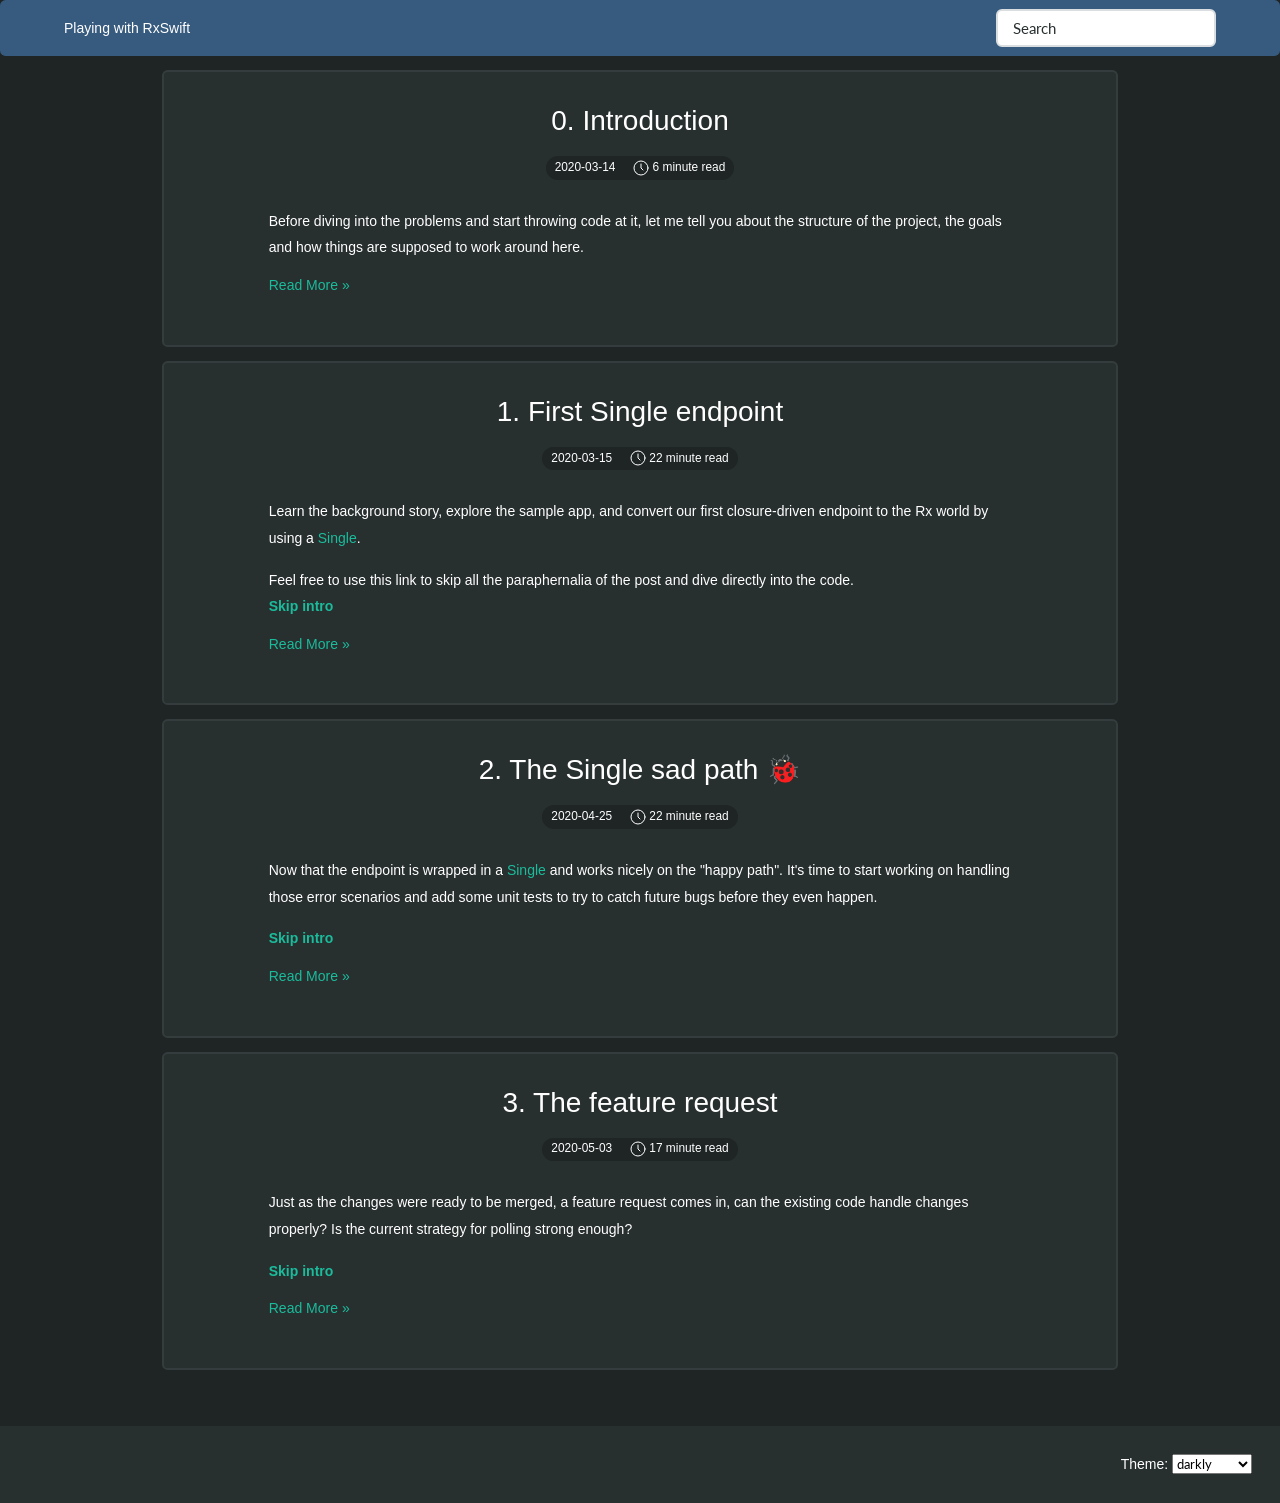
<file: index.html>
<!DOCTYPE html>
<html>

<head>
    
    <meta http-equiv="X-UA-Compatible" content="IE=edge">
    <meta http-equiv="content-type" content="text/html; charset=utf-8">

    <!-- Enable responsiveness on mobile devices-->
    <meta name="viewport" content="width=device-width, initial-scale=1.0, maximum-scale=1">

    <title>
        
    </title>

    

<link id="darkly" class="stylesheet" rel="stylesheet"
    href="https:&#x2F;&#x2F;julioacarrettoni.github.io&#x2F;playing-with-rxswift&#x2F;darkly.css" />


    <!-- This script must follow css -->
    
    <script type="text/javascript" src="https:&#x2F;&#x2F;julioacarrettoni.github.io&#x2F;playing-with-rxswift&#x2F;js&#x2F;zulma_switchcss.js"></script>
    

    

    
    <script defer type="text/javascript" src="https:&#x2F;&#x2F;julioacarrettoni.github.io&#x2F;playing-with-rxswift&#x2F;elasticlunr.min.js"></script>
    <script defer type="text/javascript" src="https:&#x2F;&#x2F;julioacarrettoni.github.io&#x2F;playing-with-rxswift&#x2F;search_index.en.js"></script>
    

    
    

    <noscript>
        <style>
            .navbar-menu {
                display: block;
            }

            .js-only {
                display: none;
            }
        </style>
    </noscript>
    
</head>

<body>
    
    
    <!-- START NAV -->
    
    

<header>
    <nav class="navbar">
        <div class="container">
            <div class="navbar-brand">
                
                <a class="navbar-item" href="/playing-with-rxswift">
                    
                    <span>Playing with RxSwift</span>
                    
                </a>
                
                <span class="navbar-burger burger" data-target="navbarMenu">
                    <span></span>
                    <span></span>
                    <span></span>
                </span>
            </div>
            <div id="navbarMenu" class="navbar-menu">
                <div class="navbar-end">
                    

                    
                    <div class="navbar-item search-container js-only">
                        <input class="input" id="search" type="search" placeholder="Search">

                        <div class="search-results box">
                            <div class="search-results__items"></div>
                        </div>
                    </div>
                    
                </div>
            </div>
        </div>
    </nav>
</header>


    
    <!-- END NAV -->
    <main class="index">
        <!-- START HERO TITLE -->
        
        <!-- END HERO TITLE -->
        <div class="container">
            <!-- START ARTICLE FEED -->
            
            
<section class="articles">
    <div class="columns is-desktop">
        <div class="column is-10-desktop is-offset-1-desktop">
            
            
<article itemscope itemtype="http://schema.org/CreativeWork">
    <div class="card article">
        <div class="card-content">
            
<header>
    <div class="has-text-centered">
        <a href="https://julioacarrettoni.github.io/playing-with-rxswift/post-000/">
            <p class="title article-title">0. Introduction
            </p>
        </a>
        <div class="tags has-addons level-item">
            <span class="tag is-rounded">2020-03-14</span>
                       
            <span class="tag is-rounded">
<svg class="i-clock" viewBox="0 0 32 32" width="16" height="16" fill="none" stroke="currentcolor" stroke-linecap="round"
    stroke-linejoin="round" stroke-width="6.25%">
    <circle cx="16" cy="16" r="14" />
    <path d="M16 8 L16 16 20 20" />
</svg>
<span>&nbsp;6 minute read</span>
</span>
        </div>
    </div>
</header>

            
            <div itemprop="summary" class="content article-body">
                <p>Before diving into the problems and start throwing code at it, let me tell you about the structure of the project, the goals and how things are supposed to work around here.</p>

                <nav class="readmore">
                    <a itemprop="url" href="https://julioacarrettoni.github.io/playing-with-rxswift/post-000/">Read
                        More&nbsp;&raquo;
                    </a>
                </nav>
            </div>
            
        </div>
    </div>
</article>

            
            
<article itemscope itemtype="http://schema.org/CreativeWork">
    <div class="card article">
        <div class="card-content">
            
<header>
    <div class="has-text-centered">
        <a href="https://julioacarrettoni.github.io/playing-with-rxswift/post-001/">
            <p class="title article-title">1. First Single endpoint
            </p>
        </a>
        <div class="tags has-addons level-item">
            <span class="tag is-rounded">2020-03-15</span>
                       
            <span class="tag is-rounded">
<svg class="i-clock" viewBox="0 0 32 32" width="16" height="16" fill="none" stroke="currentcolor" stroke-linecap="round"
    stroke-linejoin="round" stroke-width="6.25%">
    <circle cx="16" cy="16" r="14" />
    <path d="M16 8 L16 16 20 20" />
</svg>
<span>&nbsp;22 minute read</span>
</span>
        </div>
    </div>
</header>

            
            <div itemprop="summary" class="content article-body">
                <p>Learn the background story, explore the sample app, and convert our first closure-driven endpoint to the Rx world by using a <a href="https://github.com/ReactiveX/RxSwift/blob/master/Documentation/Traits.md#single">Single</a>.</p>
<p>Feel free to use this link to skip all the paraphernalia of the post and dive directly into the code.<br />
<strong><a href="https://julioacarrettoni.github.io/playing-with-rxswift/post-001/#skip_intro">Skip intro</a></strong></p>

                <nav class="readmore">
                    <a itemprop="url" href="https://julioacarrettoni.github.io/playing-with-rxswift/post-001/">Read
                        More&nbsp;&raquo;
                    </a>
                </nav>
            </div>
            
        </div>
    </div>
</article>

            
            
<article itemscope itemtype="http://schema.org/CreativeWork">
    <div class="card article">
        <div class="card-content">
            
<header>
    <div class="has-text-centered">
        <a href="https://julioacarrettoni.github.io/playing-with-rxswift/post-002/">
            <p class="title article-title">2. The Single sad path 🐞
            </p>
        </a>
        <div class="tags has-addons level-item">
            <span class="tag is-rounded">2020-04-25</span>
                       
            <span class="tag is-rounded">
<svg class="i-clock" viewBox="0 0 32 32" width="16" height="16" fill="none" stroke="currentcolor" stroke-linecap="round"
    stroke-linejoin="round" stroke-width="6.25%">
    <circle cx="16" cy="16" r="14" />
    <path d="M16 8 L16 16 20 20" />
</svg>
<span>&nbsp;22 minute read</span>
</span>
        </div>
    </div>
</header>

            
            <div itemprop="summary" class="content article-body">
                <p>Now that the endpoint is wrapped in a <a href="https://github.com/ReactiveX/RxSwift/blob/master/Documentation/Traits.md#single">Single</a> and works nicely on the &quot;happy path&quot;. It's time to start working on handling those error scenarios and add some unit tests to try to catch future bugs before they even happen.</p>
<p><strong><a href="https://julioacarrettoni.github.io/playing-with-rxswift/post-002/#skip_intro">Skip intro</a></strong></p>

                <nav class="readmore">
                    <a itemprop="url" href="https://julioacarrettoni.github.io/playing-with-rxswift/post-002/">Read
                        More&nbsp;&raquo;
                    </a>
                </nav>
            </div>
            
        </div>
    </div>
</article>

            
            
<article itemscope itemtype="http://schema.org/CreativeWork">
    <div class="card article">
        <div class="card-content">
            
<header>
    <div class="has-text-centered">
        <a href="https://julioacarrettoni.github.io/playing-with-rxswift/post-003/">
            <p class="title article-title">3. The feature request
            </p>
        </a>
        <div class="tags has-addons level-item">
            <span class="tag is-rounded">2020-05-03</span>
                       
            <span class="tag is-rounded">
<svg class="i-clock" viewBox="0 0 32 32" width="16" height="16" fill="none" stroke="currentcolor" stroke-linecap="round"
    stroke-linejoin="round" stroke-width="6.25%">
    <circle cx="16" cy="16" r="14" />
    <path d="M16 8 L16 16 20 20" />
</svg>
<span>&nbsp;17 minute read</span>
</span>
        </div>
    </div>
</header>

            
            <div itemprop="summary" class="content article-body">
                <p>Just as the changes were ready to be merged, a feature request comes in, can the existing code handle changes properly? Is the current strategy for polling strong enough?</p>
<p><strong><a href="https://julioacarrettoni.github.io/playing-with-rxswift/post-003/#skip_intro">Skip intro</a></strong></p>

                <nav class="readmore">
                    <a itemprop="url" href="https://julioacarrettoni.github.io/playing-with-rxswift/post-003/">Read
                        More&nbsp;&raquo;
                    </a>
                </nav>
            </div>
            
        </div>
    </div>
</article>

            
        </div>
    </div>
</section>

            
            <!-- END ARTICLE FEED -->
            <!-- START PAGINATION -->
            
            <!-- END PAGINATION -->
        </div>
    </main>
    
    
    

<footer class="footer js-only">
    <div class="columns">
        <div class="column">
            <div class="content is-flex">
                <div class="theme-select-container">
                    Theme:
                    <select id="theme-select">
                        
                        
                        
                        
                        
                        <option value="default">default</option>
                        
                        
                        
                        
                        
                        
                        <option selected="selected" value="darkly">darkly</option>
                        
                        
                        
                        
                        
                        
                        <option value="flatly">flatly</option>
                        
                        
                        
                        
                        
                        
                        <option value="pulse">pulse</option>
                        
                        
                        
                        
                        
                        
                        <option value="simplex">simplex</option>
                        
                        
                        
                        
                        
                        
                        <option value="lux">lux</option>
                        
                        
                        
                        
                        
                        
                        <option value="slate">slate</option>
                        
                        
                        
                        
                        
                        
                        <option value="solar">solar</option>
                        
                        
                        
                        
                        
                        
                        <option value="superhero">superhero</option>
                        
                        
                    </select>
                </div>
            </div>
        </div>
    </div>
</footer>


    

    <script type="text/javascript" src="https:&#x2F;&#x2F;julioacarrettoni.github.io&#x2F;playing-with-rxswift&#x2F;js&#x2F;zulma_navbar.js"></script>

    
    <script type="text/javascript" src="https:&#x2F;&#x2F;julioacarrettoni.github.io&#x2F;playing-with-rxswift&#x2F;js&#x2F;zulma_search.js"></script>
    

    
</body>

</html>
</file>
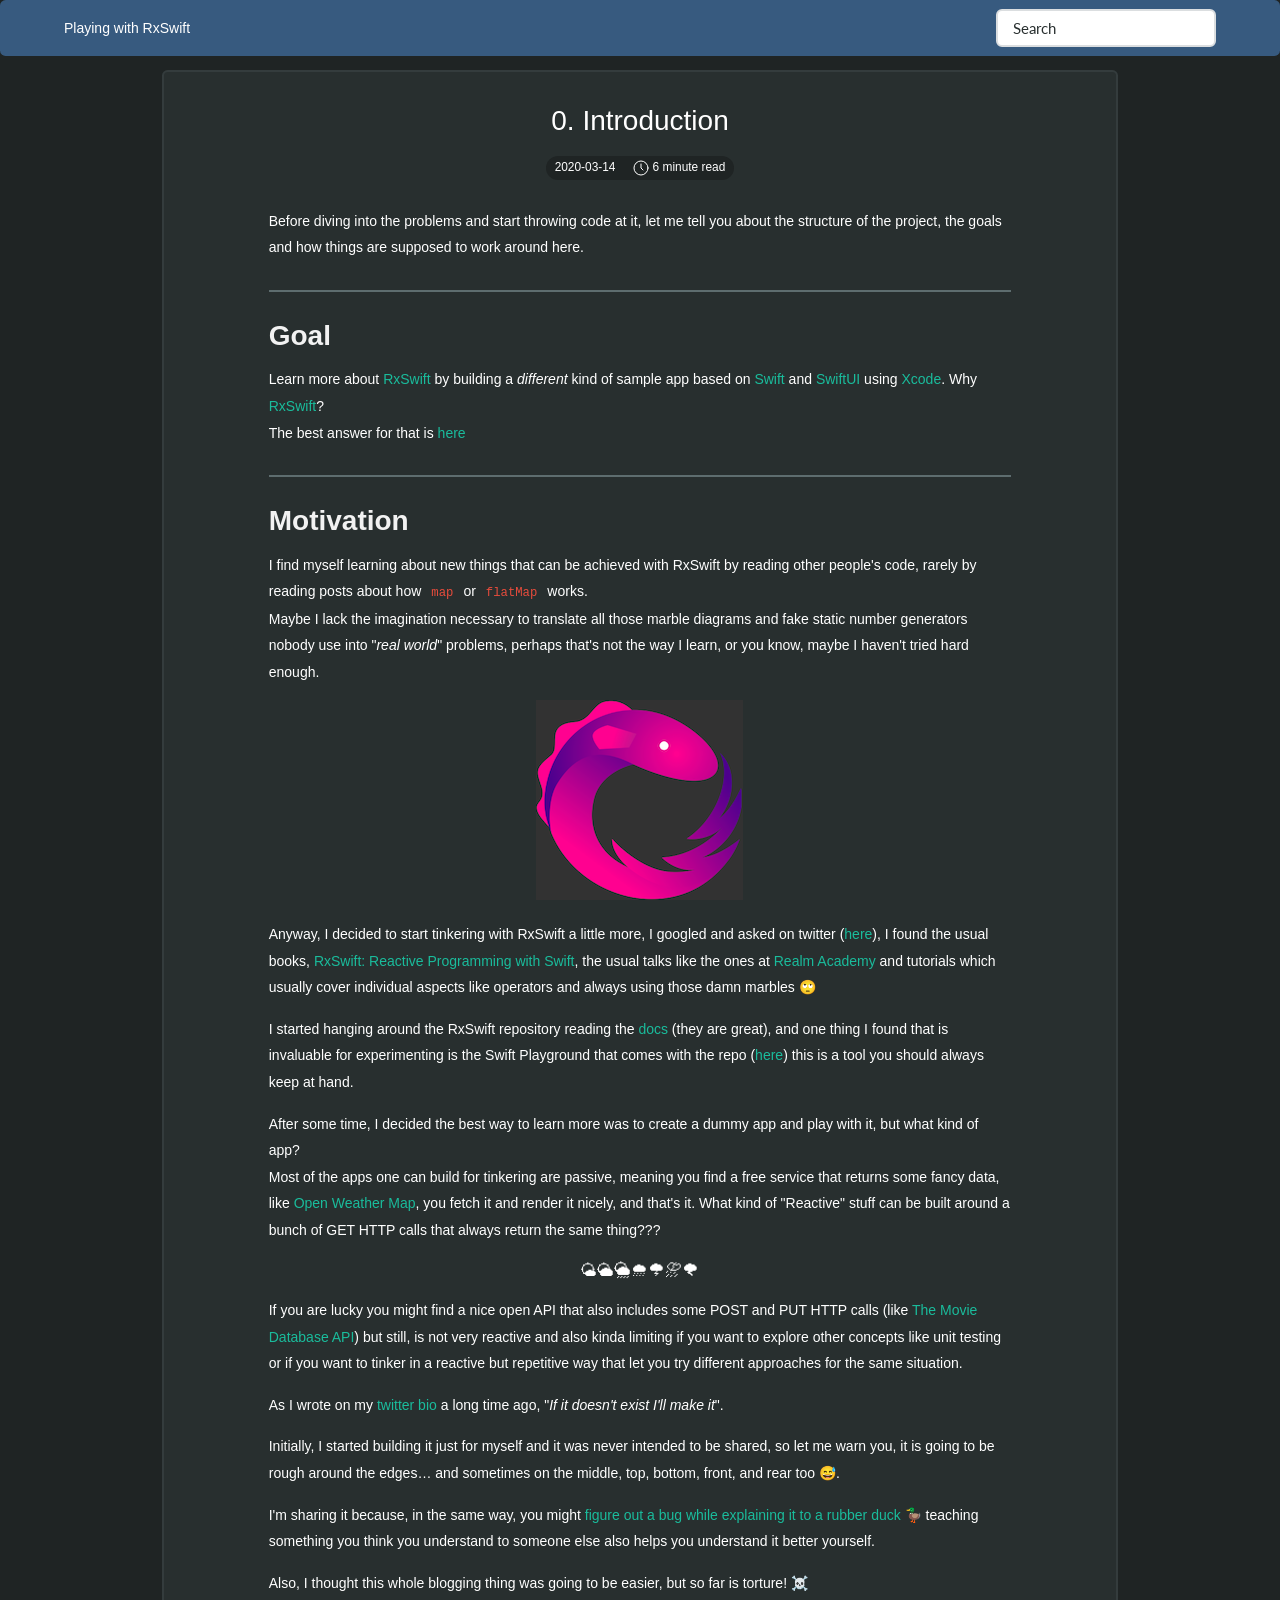
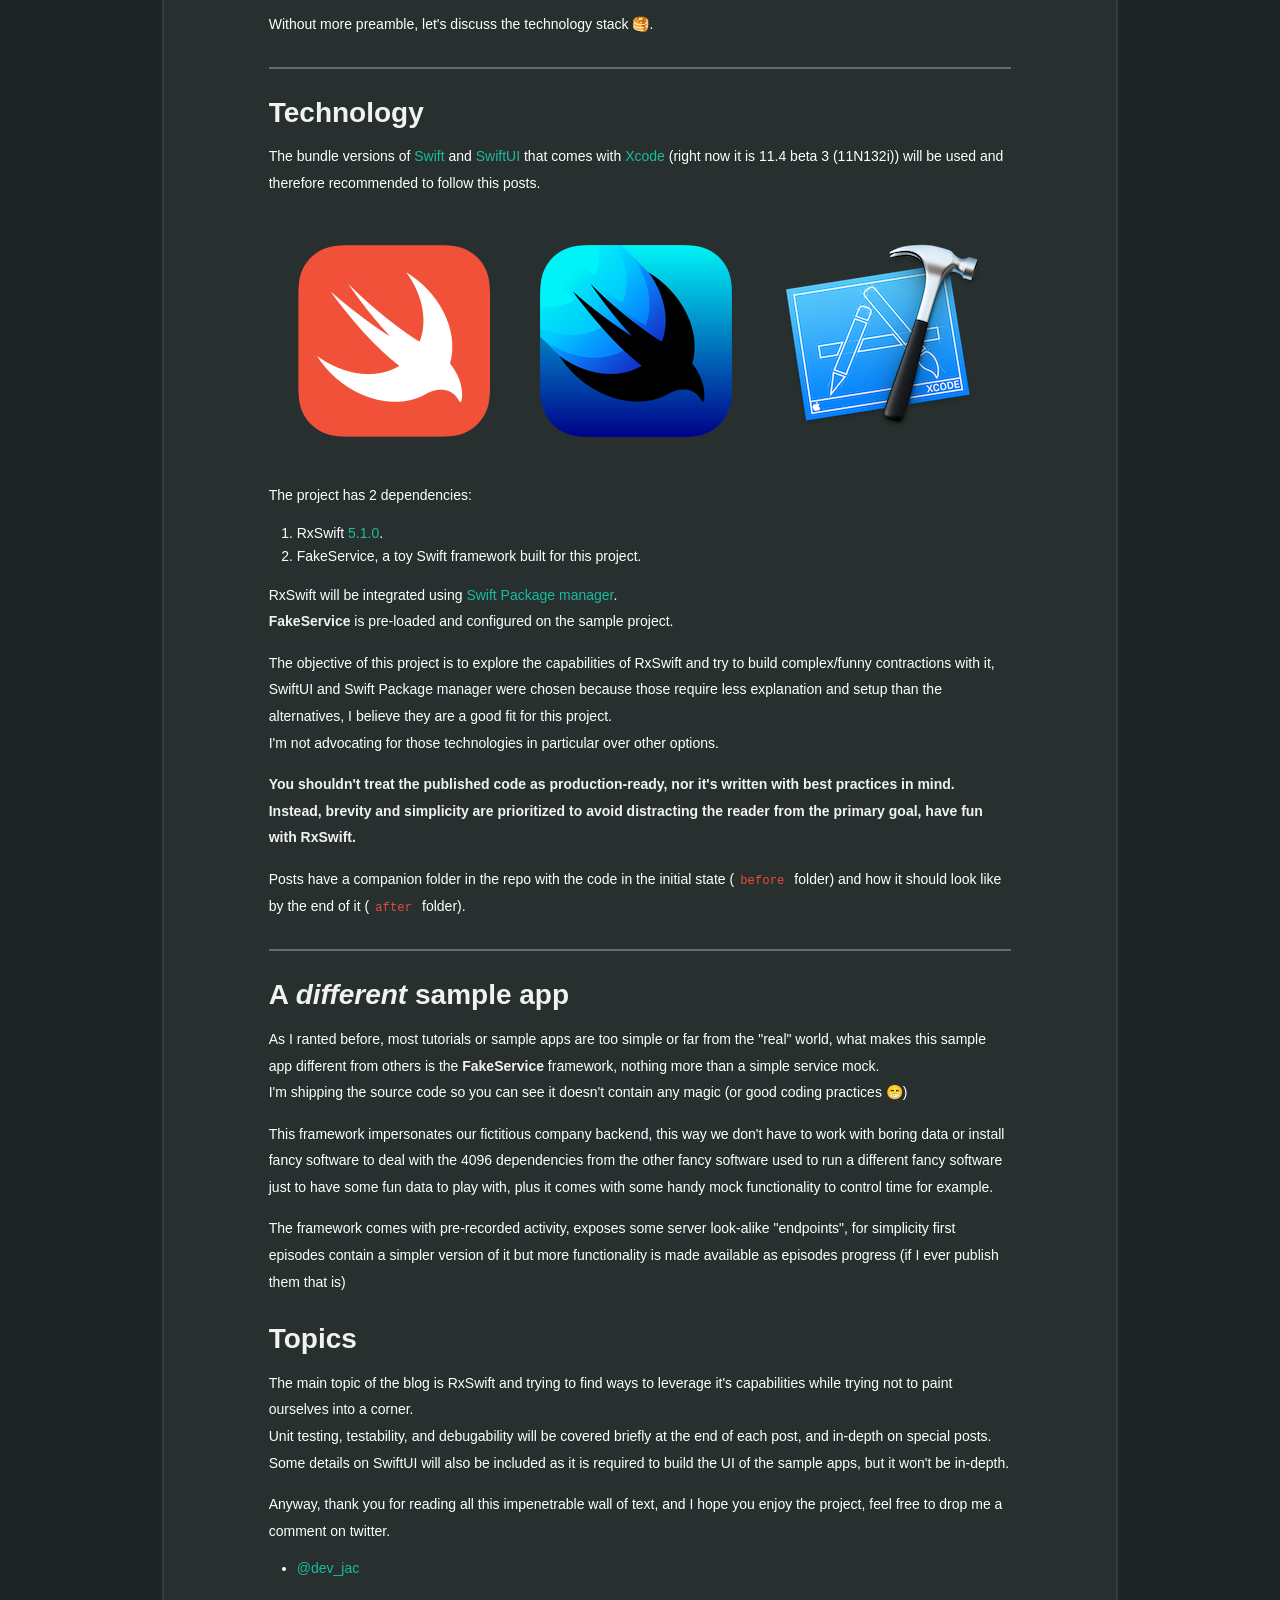
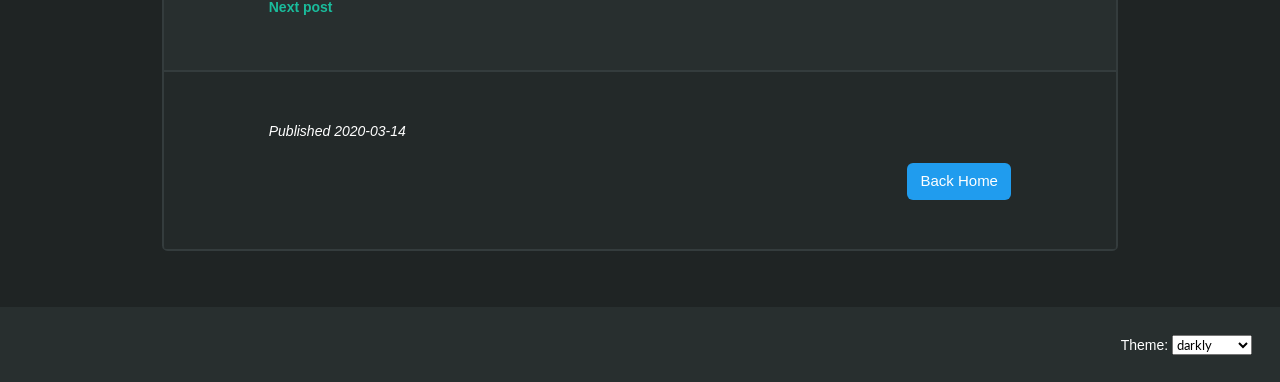
<file: post-000/index.html>
<!DOCTYPE html>
<html>

<head>
    
    <meta http-equiv="X-UA-Compatible" content="IE=edge">
    <meta http-equiv="content-type" content="text/html; charset=utf-8">

    <!-- Enable responsiveness on mobile devices-->
    <meta name="viewport" content="width=device-width, initial-scale=1.0, maximum-scale=1">

    <title>
        
    </title>

    

<link id="darkly" class="stylesheet" rel="stylesheet"
    href="https:&#x2F;&#x2F;julioacarrettoni.github.io&#x2F;playing-with-rxswift&#x2F;darkly.css" />


    <!-- This script must follow css -->
    
    <script type="text/javascript" src="https:&#x2F;&#x2F;julioacarrettoni.github.io&#x2F;playing-with-rxswift&#x2F;js&#x2F;zulma_switchcss.js"></script>
    

    

    
    <script defer type="text/javascript" src="https:&#x2F;&#x2F;julioacarrettoni.github.io&#x2F;playing-with-rxswift&#x2F;elasticlunr.min.js"></script>
    <script defer type="text/javascript" src="https:&#x2F;&#x2F;julioacarrettoni.github.io&#x2F;playing-with-rxswift&#x2F;search_index.en.js"></script>
    

    
    

    <noscript>
        <style>
            .navbar-menu {
                display: block;
            }

            .js-only {
                display: none;
            }
        </style>
    </noscript>
    
</head>

<body>
    
    
<!-- START NAV -->


    

<header>
    <nav class="navbar">
        <div class="container">
            <div class="navbar-brand">
                
                <a class="navbar-item" href="/playing-with-rxswift">
                    
                    <span>Playing with RxSwift</span>
                    
                </a>
                
                <span class="navbar-burger burger" data-target="navbarMenu">
                    <span></span>
                    <span></span>
                    <span></span>
                </span>
            </div>
            <div id="navbarMenu" class="navbar-menu">
                <div class="navbar-end">
                    

                    
                    <div class="navbar-item search-container js-only">
                        <input class="input" id="search" type="search" placeholder="Search">

                        <div class="search-results box">
                            <div class="search-results__items"></div>
                        </div>
                    </div>
                    
                </div>
            </div>
        </div>
    </nav>
</header>


    

<!-- END NAV -->
<main>
    <section class="container">
        <div class="columns is-desktop">
            <div class="column is-10-desktop is-offset-1-desktop">
                <article itemscope itemtype="http://schema.org/BlogPosting">
                    <div class="card article">
                        <div class="card-content">
                            
<header>
    <div class="has-text-centered">
        <a href="https://julioacarrettoni.github.io/playing-with-rxswift/post-000/">
            <p class="title article-title">0. Introduction
            </p>
        </a>
        <div class="tags has-addons level-item">
            <span class="tag is-rounded">2020-03-14</span>
                       
            <span class="tag is-rounded">
<svg class="i-clock" viewBox="0 0 32 32" width="16" height="16" fill="none" stroke="currentcolor" stroke-linecap="round"
    stroke-linejoin="round" stroke-width="6.25%">
    <circle cx="16" cy="16" r="14" />
    <path d="M16 8 L16 16 20 20" />
</svg>
<span>&nbsp;6 minute read</span>
</span>
        </div>
    </div>
</header>

                            <div itemprop="articleBody" class="content article-body">
                                <p>Before diving into the problems and start throwing code at it, let me tell you about the structure of the project, the goals and how things are supposed to work around here.</p>
<span id="continue-reading"></span><table><thead><tr><th></th></tr></thead><tbody>
</tbody></table>
<h1 id="goal">Goal</h1>
<p>Learn more about <a href="https://github.com/ReactiveX/RxSwift">RxSwift</a> by building a <em>different</em> kind of sample app based on <a href="https://developer.apple.com/swift/">Swift</a> and <a href="https://developer.apple.com/xcode/swiftui/">SwiftUI</a> using <a href="https://developer.apple.com/xcode/">Xcode</a>.
Why <a href="https://github.com/ReactiveX/RxSwift">RxSwift</a>?<br />
The best answer for that is <a href="https://github.com/ReactiveX/RxSwift/blob/master/Documentation/Why.md">here</a></p>
<table><thead><tr><th></th></tr></thead><tbody>
</tbody></table>
<h1 id="motivation">Motivation</h1>
<p>I find myself learning about new things that can be achieved with RxSwift by reading other people's code, rarely by reading posts about how <code>map</code> or <code>flatMap</code> works.<br />
Maybe I lack the imagination necessary to translate all those marble diagrams and fake static number generators nobody use into &quot;<em>real world</em>&quot; problems, perhaps that's not the way I learn, or you know, maybe I haven't tried hard enough.</p>
<div align="center"><img src="../rxswift_logo.png" alt="RxSwift Logo"></div>
<p>Anyway, I decided to start tinkering with RxSwift a little more, I googled and asked on twitter (<a href="https://twitter.com/dev_jac/status/1230657972470075392">here</a>), I found the usual books, <a href="https://store.raywenderlich.com/products/rxswift">RxSwift: Reactive Programming with Swift</a>, the usual talks like the ones at <a href="https://academy.realm.io/posts/learning-path-rxswift-from-start-to-finish/">Realm Academy</a> and tutorials which usually cover individual aspects like operators and always using those damn marbles 🙄</p>
<p>I started hanging around the RxSwift repository reading the <a href="https://github.com/ReactiveX/RxSwift/tree/master/Documentation">docs</a> (they are great), and one thing I found that is invaluable for experimenting is the Swift Playground that comes with the repo (<a href="https://github.com/ReactiveX/RxSwift/blob/master/Documentation/Playgrounds.md">here</a>) this is a tool you should always keep at hand.</p>
<p>After some time, I decided the best way to learn more was to create a dummy app and play with it, but what kind of app?<br />
Most of the apps one can build for tinkering are passive, meaning you find a free service that returns some fancy data, like <a href="https://openweathermap.org/api">Open Weather Map</a>, you fetch it and render it nicely, and that's it. What kind of &quot;Reactive&quot; stuff can be built around a bunch of GET HTTP calls that always return the same thing???</p>
<div align="center"><big>🌤🌥🌦🌨🌩⛈🌪</big></div>
<p>If you are lucky you might find a nice open API that also includes some POST and PUT HTTP calls (like <a href="https://developers.themoviedb.org/3/account/mark-as-favorite">The Movie Database API</a>) but still, is not very reactive and also kinda limiting if you want to explore other concepts like unit testing or if you want to tinker in a reactive but repetitive way that let you try different approaches for the same situation.</p>
<p>As I wrote on my <a href="https://twitter.com/dev_jac">twitter bio</a> a long time ago, &quot;<em>If it doesn't exist I'll make it</em>&quot;.</p>
<p>Initially, I started building it just for myself and it was never intended to be shared, so let me warn you, it is going to be rough around the edges… and sometimes on the middle, top, bottom, front, and rear too 😅.</p>
<p>I'm sharing it because, in the same way, you might <a href="https://en.wikipedia.org/wiki/Rubber_duck_debugging">figure out a bug while explaining it to a rubber duck 🦆</a> teaching something you think you understand to someone else also helps you understand it better yourself.</p>
<p>Also, I thought this whole blogging thing was going to be easier, but so far is torture! ☠️</p>
<p>Without more preamble, let's discuss the technology stack 🥞.</p>
<table><thead><tr><th></th></tr></thead><tbody>
</tbody></table>
<h1 id="technology">Technology</h1>
<p>The bundle versions of <a href="https://developer.apple.com/swift/">Swift</a> and <a href="https://developer.apple.com/xcode/swiftui/">SwiftUI</a> that comes with <a href="https://developer.apple.com/xcode/">Xcode</a> (right now it is 11.4 beta 3 (11N132i)) will be used and therefore recommended to follow this posts.</p>
<div align="center"><img src="../swift_logo.png" alt="Swift Logo" style="margin:25px"><img src="../swiftui_logo.png" alt="SwiftUI Logo" style="margin:25px"><img src="../000_xcode_icon.png" alt="RxSwift Logo" style="margin:25px"></div>
<p>The project has 2 dependencies:</p>
<ol>
<li>RxSwift <a href="https://github.com/ReactiveX/RxSwift">5.1.0</a>.</li>
<li>FakeService, a toy Swift framework built for this project.</li>
</ol>
<p>RxSwift will be integrated using <a href="https://swift.org/package-manager/">Swift Package manager</a>.<br />
<strong>FakeService</strong> is pre-loaded and configured on the sample project.</p>
<p>The objective of this project is to explore the capabilities of RxSwift and try to build complex/funny contractions with it, SwiftUI and Swift Package manager were chosen because those require less explanation and setup than the alternatives, I believe they are a good fit for this project.<br />
I'm not advocating for those technologies in particular over other options.</p>
<p><strong>You shouldn't treat the published code as production-ready, nor it's written with best practices in mind. Instead, brevity and simplicity are prioritized to avoid distracting the reader from the primary goal, have fun with RxSwift.</strong></p>
<p>Posts have a companion folder in the repo with the code in the initial state (<code>before</code> folder) and how it should look like by the end of it (<code>after</code> folder).</p>
<table><thead><tr><th></th></tr></thead><tbody>
</tbody></table>
<h1 id="a-different-sample-app">A <em>different</em> sample app</h1>
<p>As I ranted before, most tutorials or sample apps are too simple or far from the &quot;real&quot; world, what makes this sample app different from others is the <strong>FakeService</strong> framework, nothing more than a simple service mock.<br />
I'm shipping the source code so you can see it doesn't contain any magic (or good coding practices 😁)</p>
<p>This framework impersonates our fictitious company backend, this way we don't have to work with boring data or install fancy software to deal with the 4096 dependencies from the other fancy software used to run a different fancy software just to have some fun data to play with, plus it comes with some handy mock functionality to control time for example.</p>
<p>The framework comes with pre-recorded activity, exposes some server look-alike &quot;endpoints&quot;, for simplicity first episodes contain a simpler version of it but more functionality is made available as episodes progress (if I ever publish them that is)</p>
<h1 id="topics">Topics</h1>
<p>The main topic of the blog is RxSwift and trying to find ways to leverage it's capabilities while trying not to paint ourselves into a corner.<br />
Unit testing, testability, and debugability will be covered briefly at the end of each post, and in-depth on special posts.
Some details on SwiftUI will also be included as it is required to build the UI of the sample apps, but it won't be in-depth.</p>
<p>Anyway, thank you for reading all this impenetrable wall of text, and I hope you enjoy the project, feel free to drop me a comment on twitter.</p>
<ul>
<li><a href="https://twitter.com/dev_jac">@dev_jac</a></li>
</ul>
<p><strong><a href="/post-001">Next post</a></strong> </p>

                            </div>
                        </div>
                        
                        
<footer class="card-footer">
    <div class="article-footer">
        <div class="columns is-multiline">
            <div class="column is-12">
                <p>
                    Published
                    

<time datetime="2020-03-14">
    2020-03-14
</time>


                    


                    


                    


                </p>
            </div>
            <div class="column">
                <a class="button is-pulled-right is-info" href="/playing-with-rxswift">Back Home</a>
            </div>
        </div>
    </div>
</footer>

                        
                    </div>
                </article>
            </div>
        </div>
    </section>
</main>

    
    

<footer class="footer js-only">
    <div class="columns">
        <div class="column">
            <div class="content is-flex">
                <div class="theme-select-container">
                    Theme:
                    <select id="theme-select">
                        
                        
                        
                        
                        
                        <option value="default">default</option>
                        
                        
                        
                        
                        
                        
                        <option selected="selected" value="darkly">darkly</option>
                        
                        
                        
                        
                        
                        
                        <option value="flatly">flatly</option>
                        
                        
                        
                        
                        
                        
                        <option value="pulse">pulse</option>
                        
                        
                        
                        
                        
                        
                        <option value="simplex">simplex</option>
                        
                        
                        
                        
                        
                        
                        <option value="lux">lux</option>
                        
                        
                        
                        
                        
                        
                        <option value="slate">slate</option>
                        
                        
                        
                        
                        
                        
                        <option value="solar">solar</option>
                        
                        
                        
                        
                        
                        
                        <option value="superhero">superhero</option>
                        
                        
                    </select>
                </div>
            </div>
        </div>
    </div>
</footer>


    

    <script type="text/javascript" src="https:&#x2F;&#x2F;julioacarrettoni.github.io&#x2F;playing-with-rxswift&#x2F;js&#x2F;zulma_navbar.js"></script>

    
    <script type="text/javascript" src="https:&#x2F;&#x2F;julioacarrettoni.github.io&#x2F;playing-with-rxswift&#x2F;js&#x2F;zulma_search.js"></script>
    

    
</body>

</html>
</file>
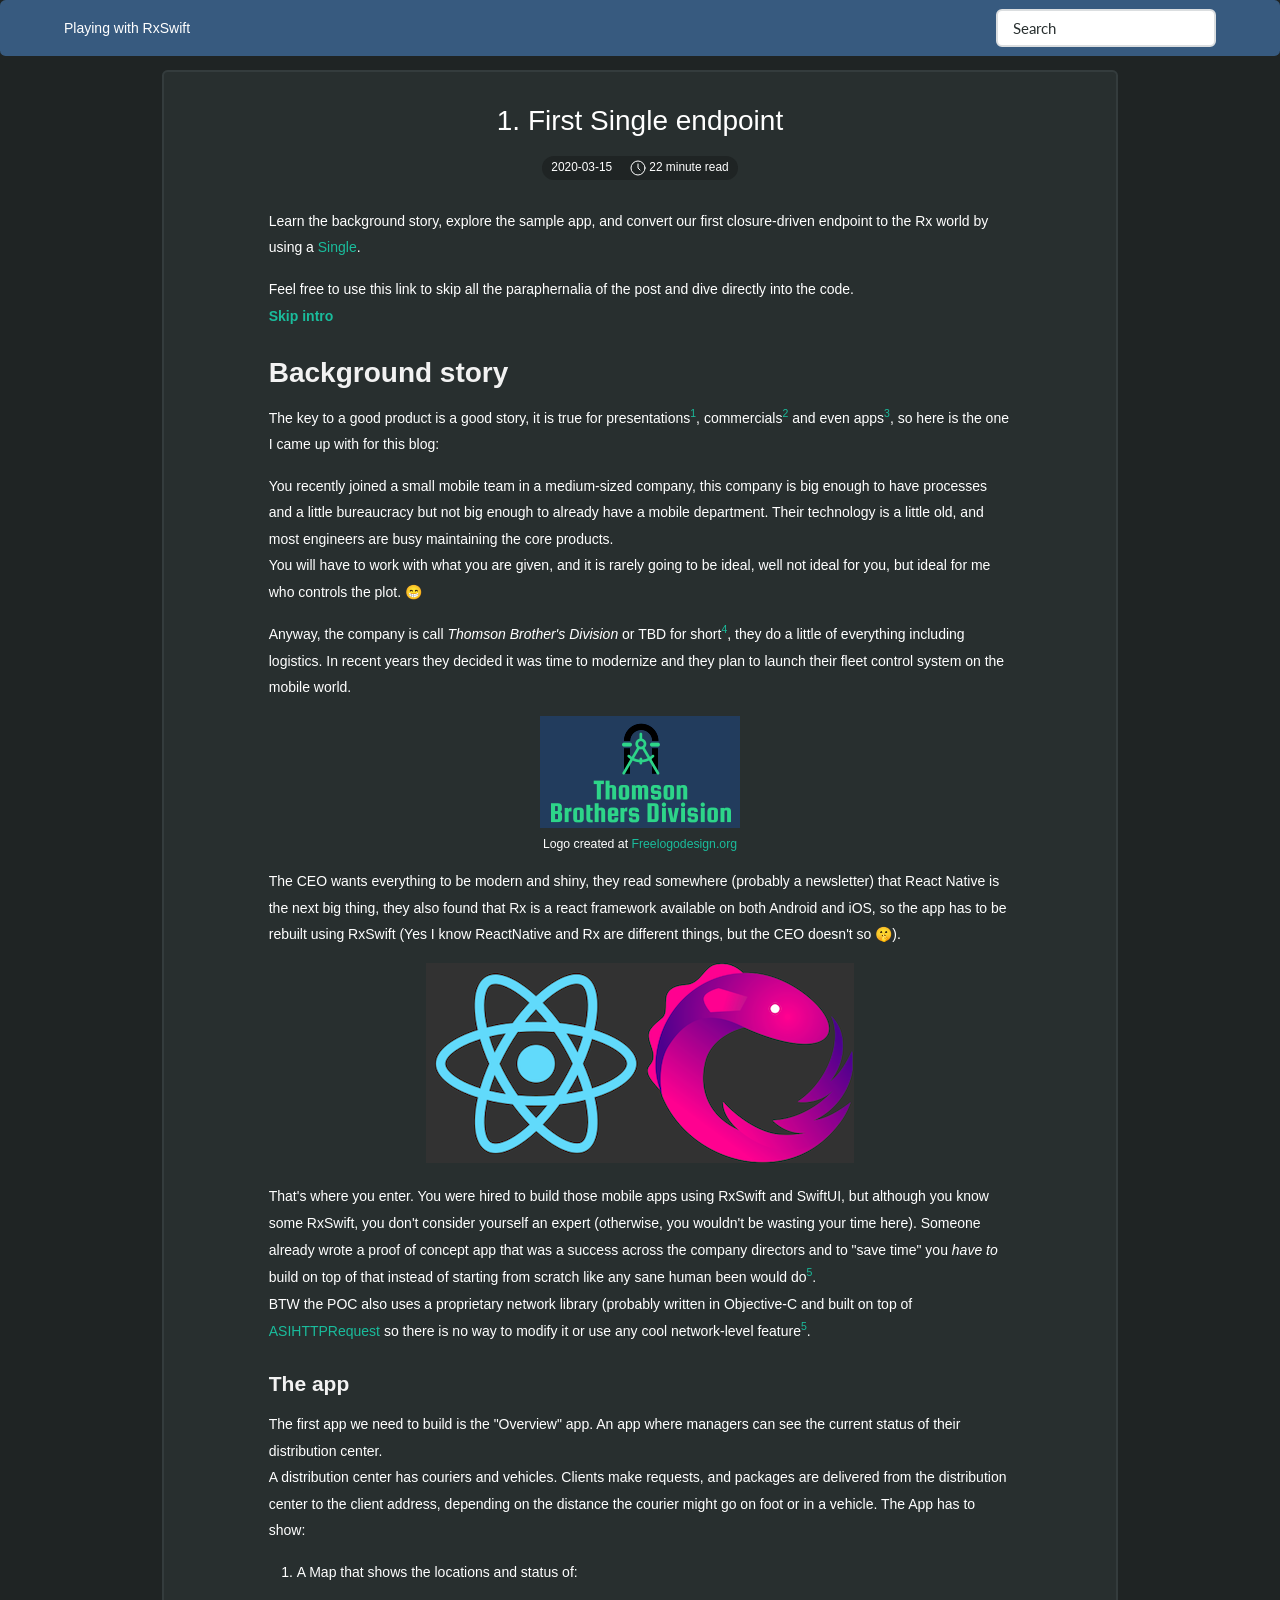
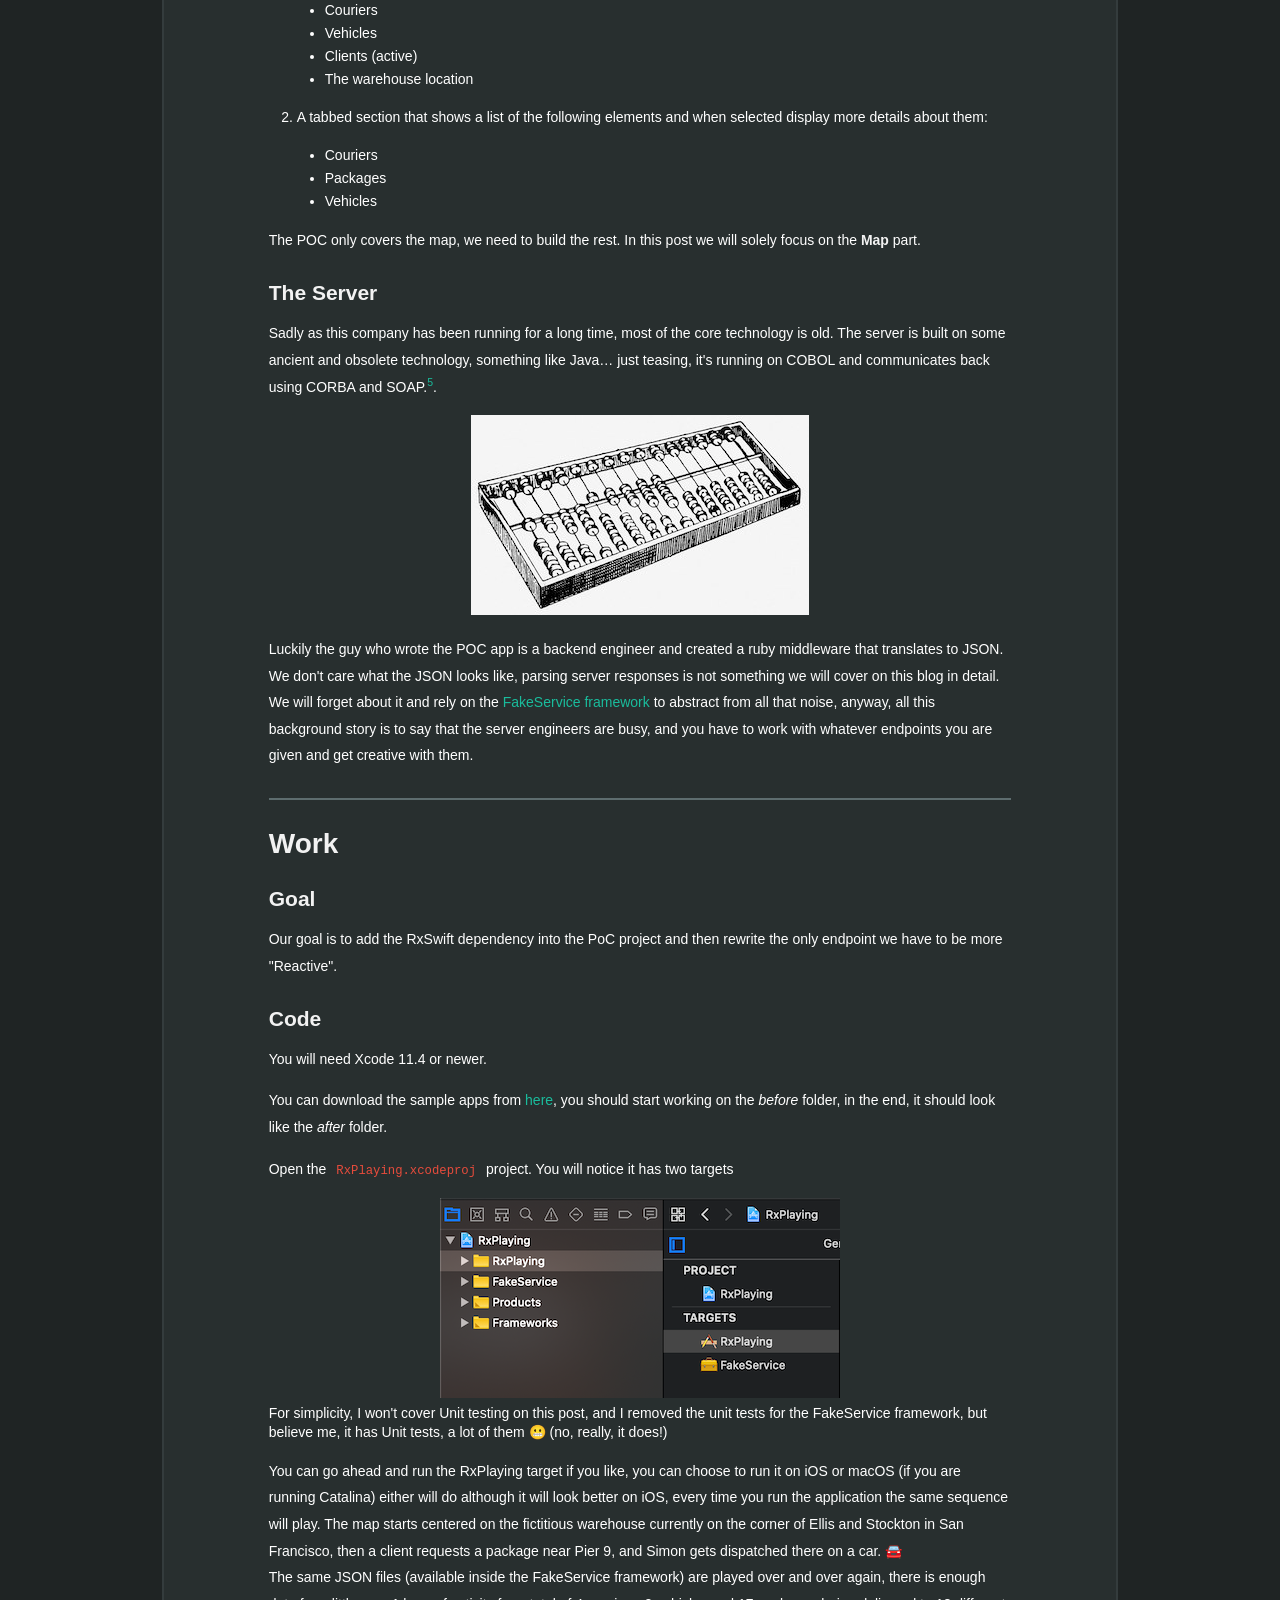
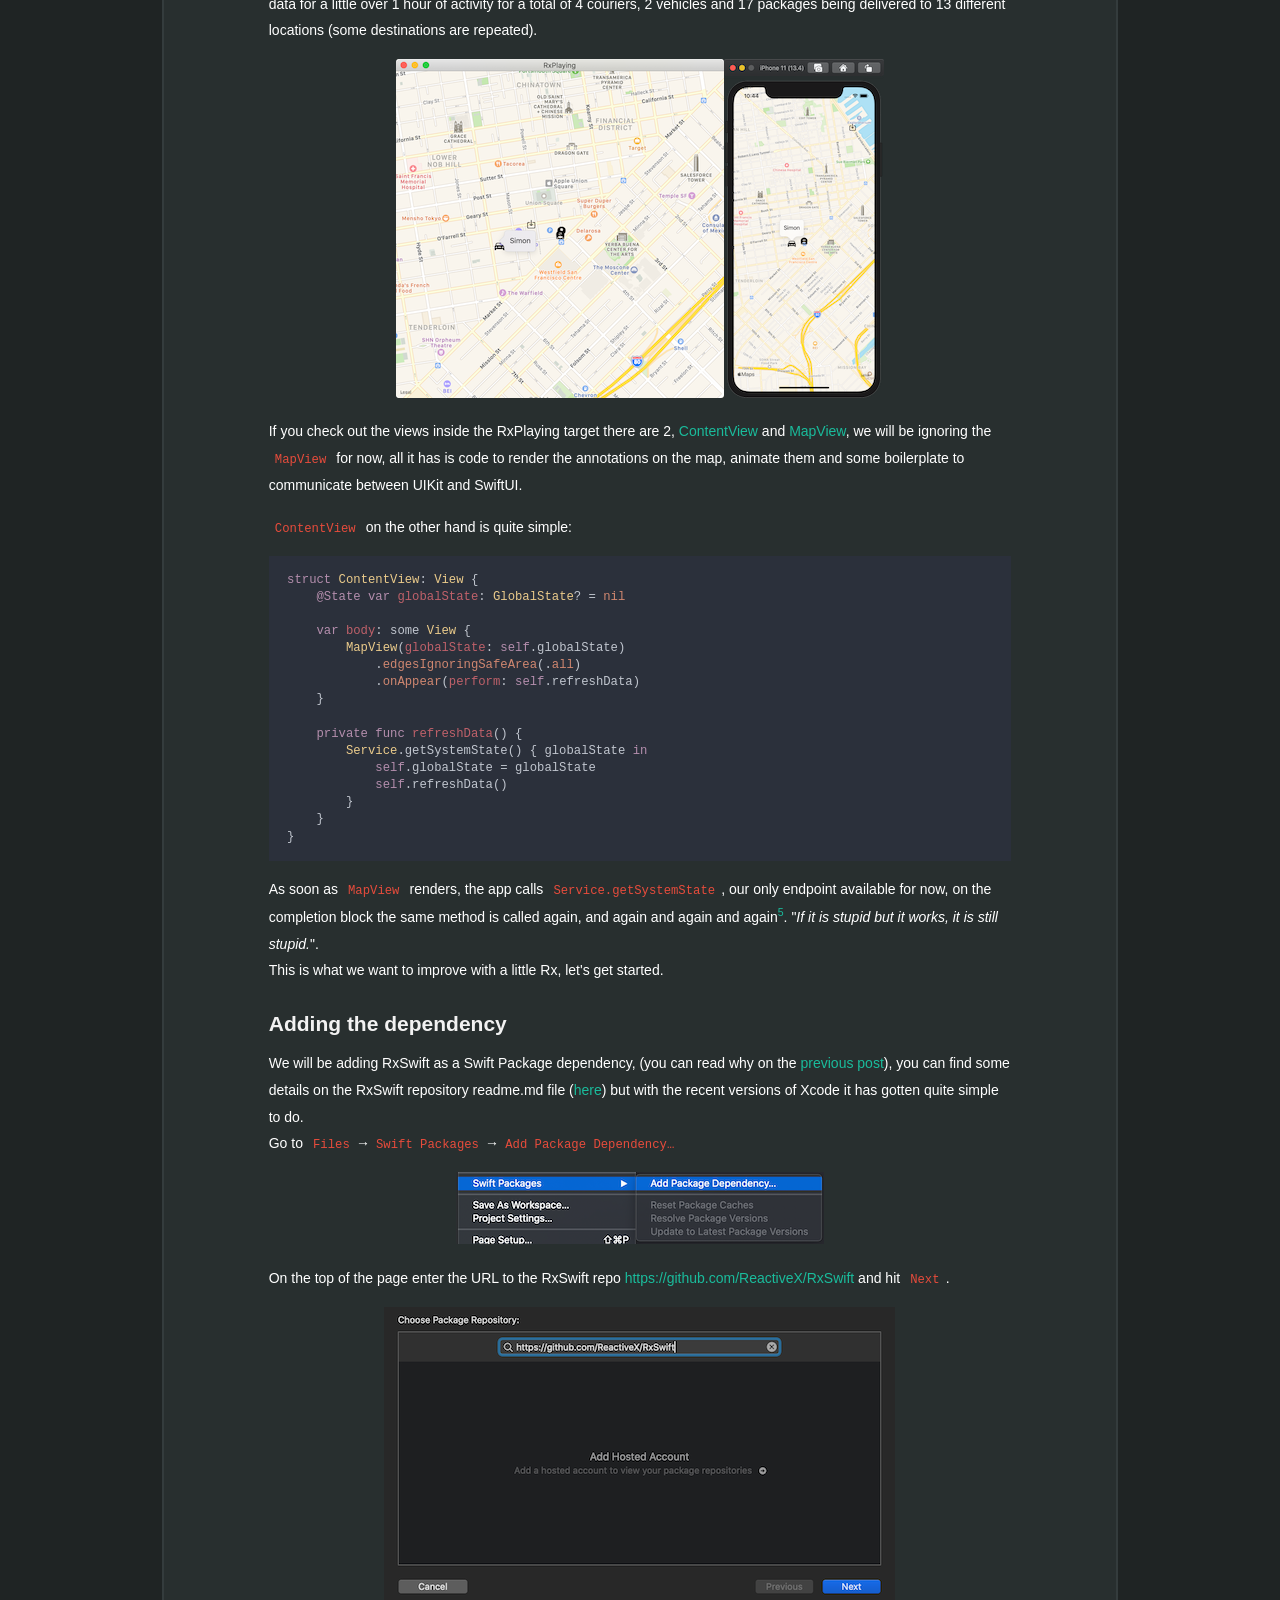
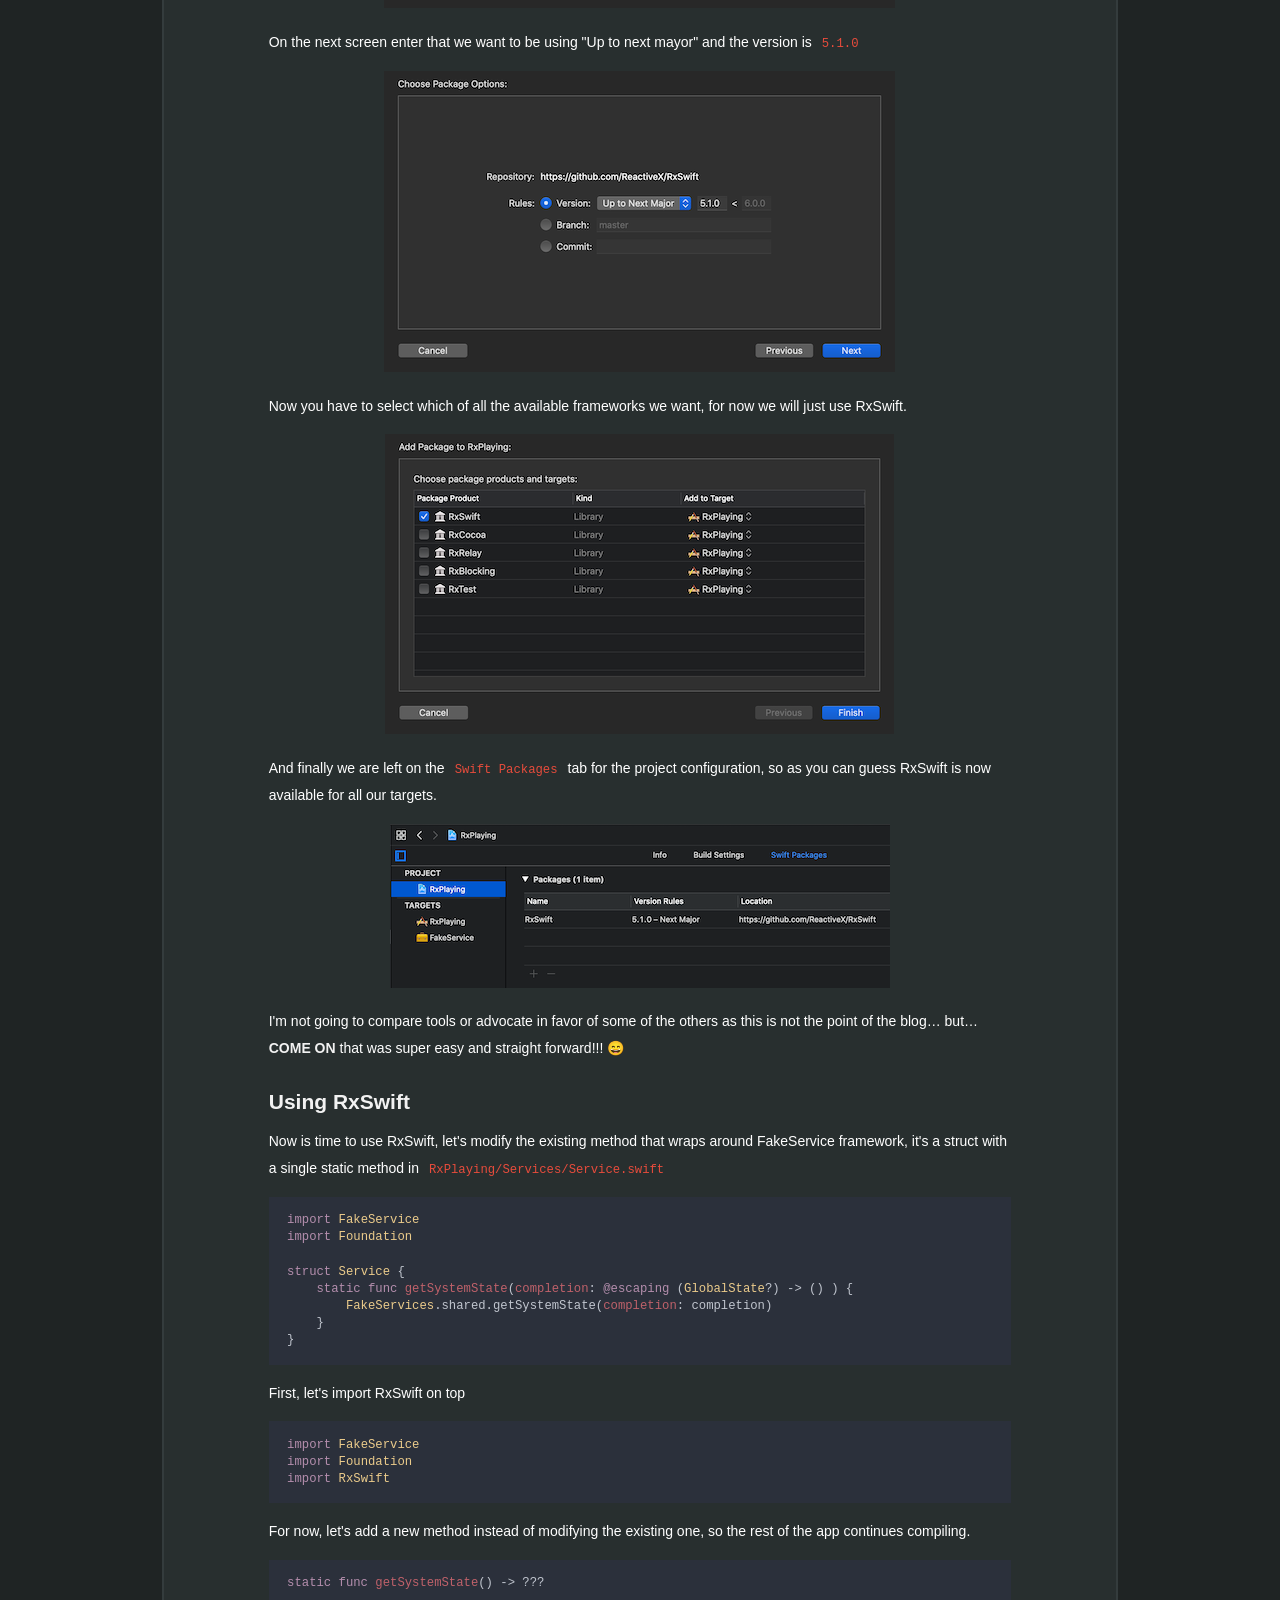
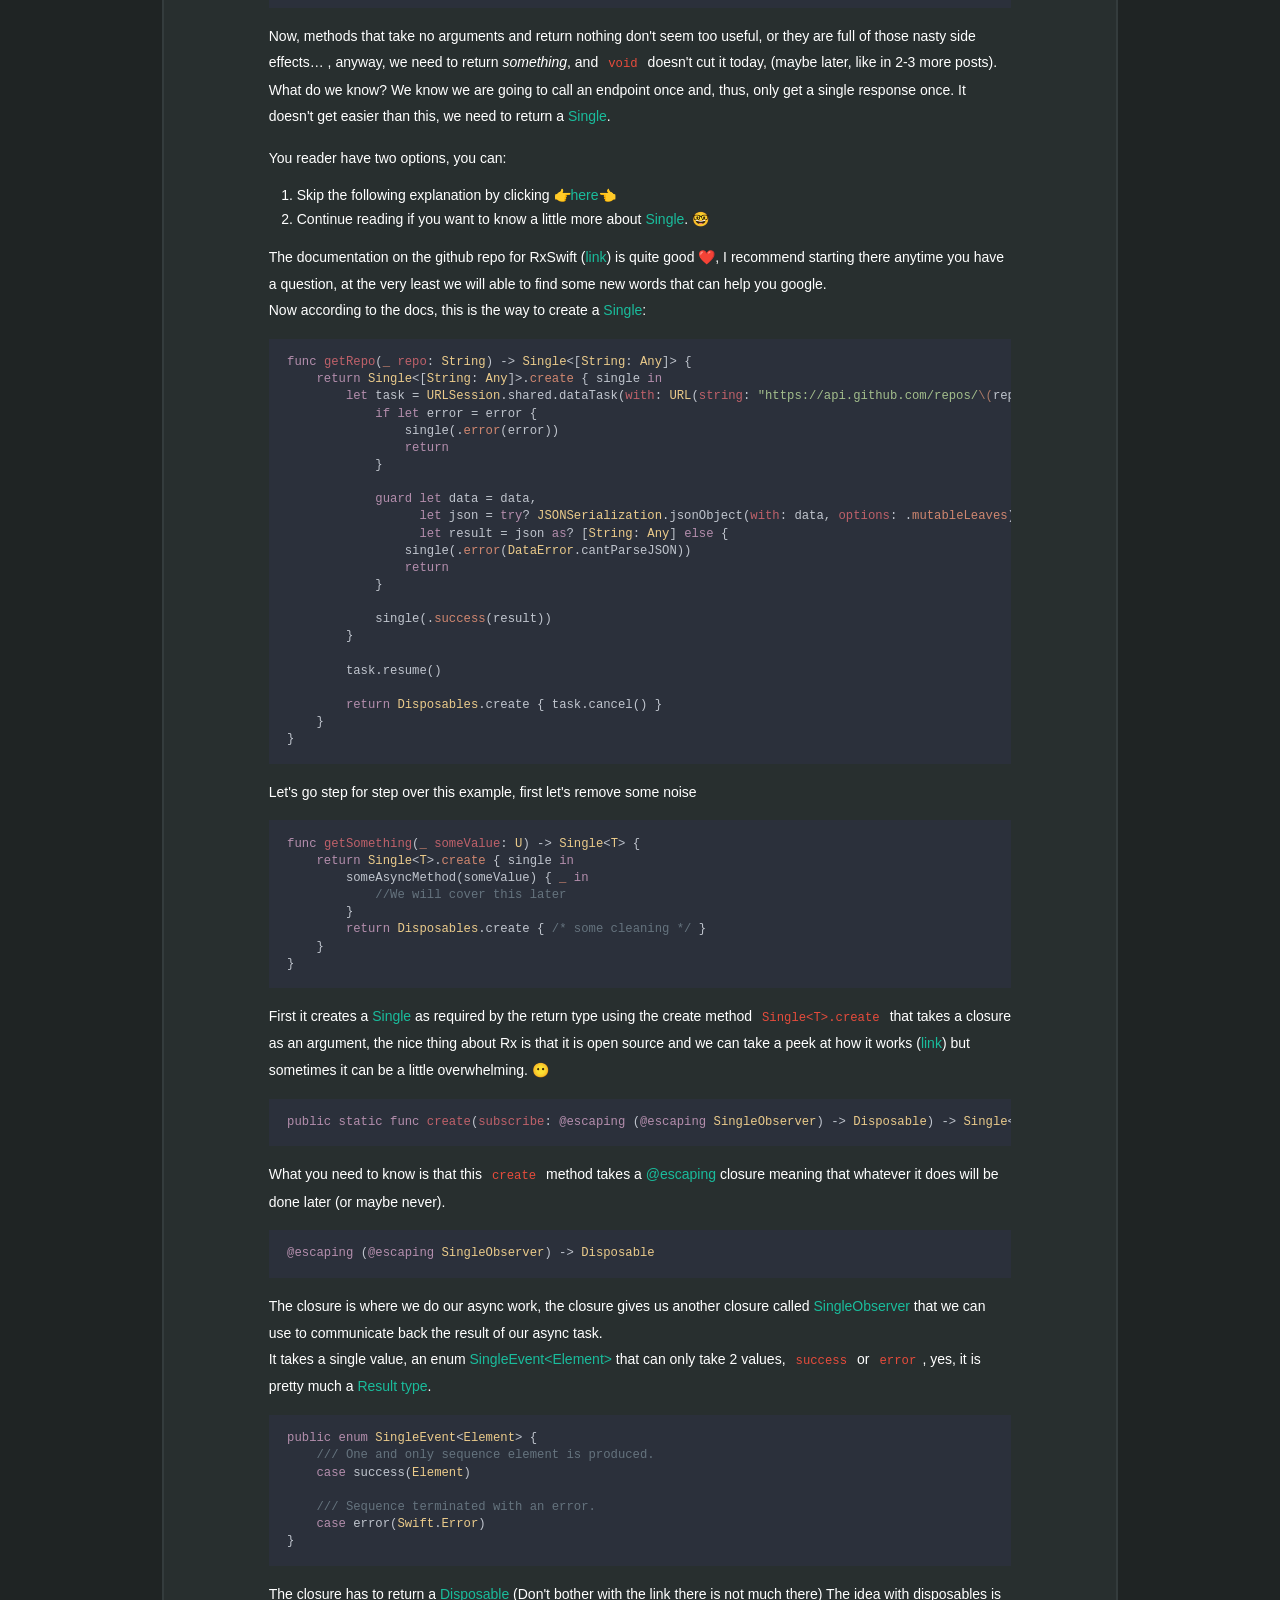
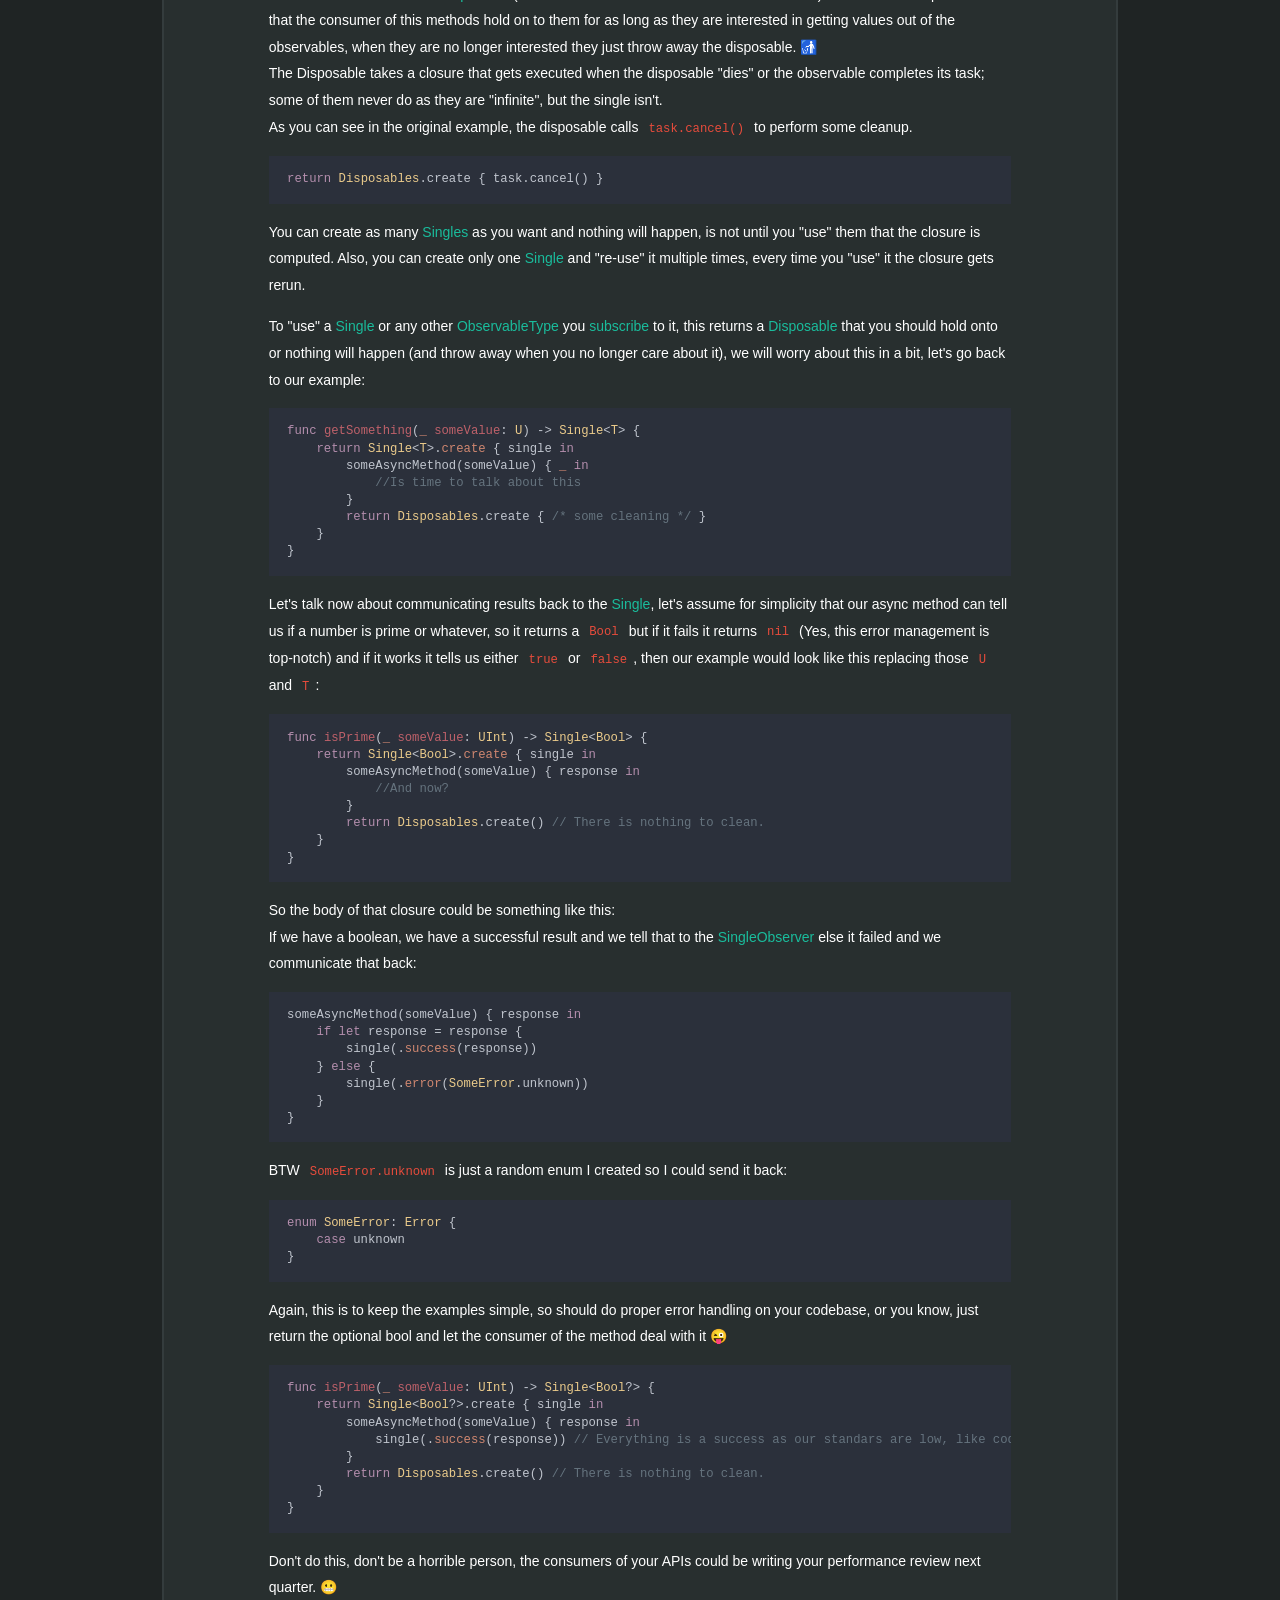
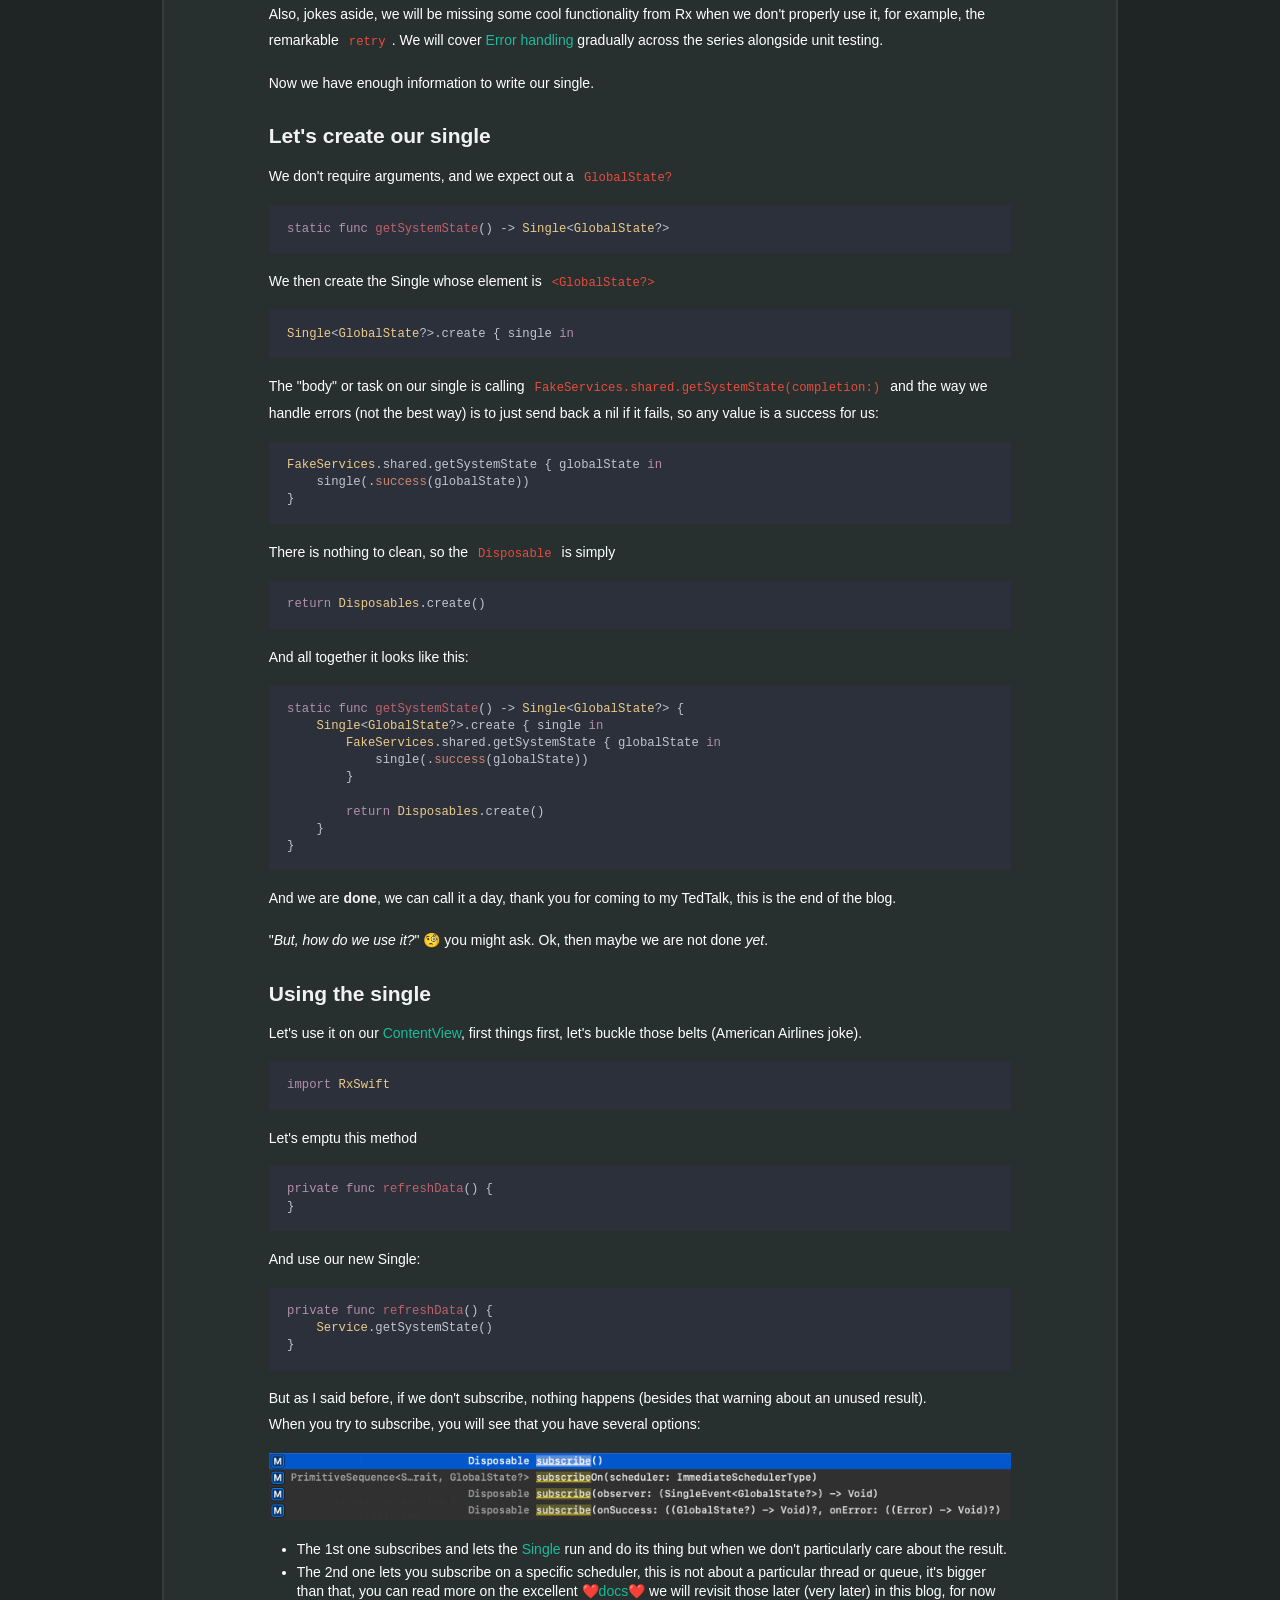
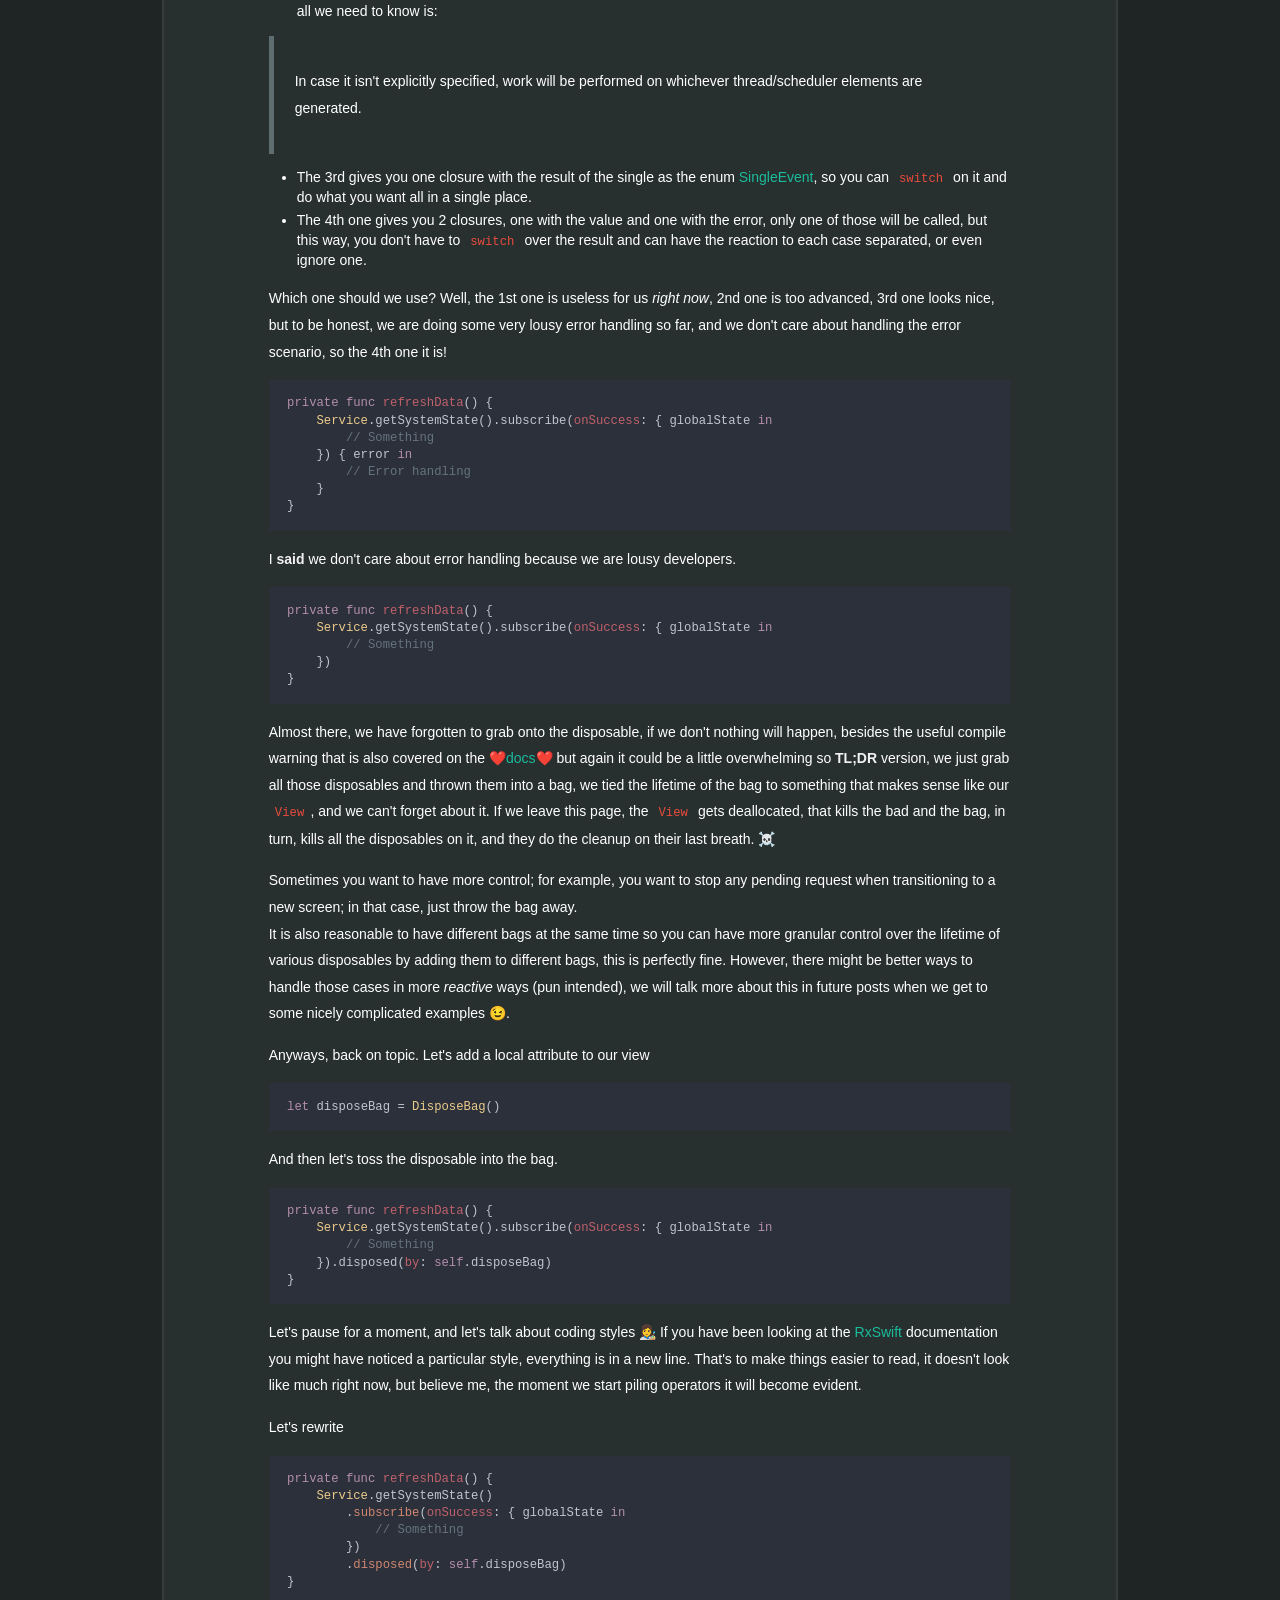
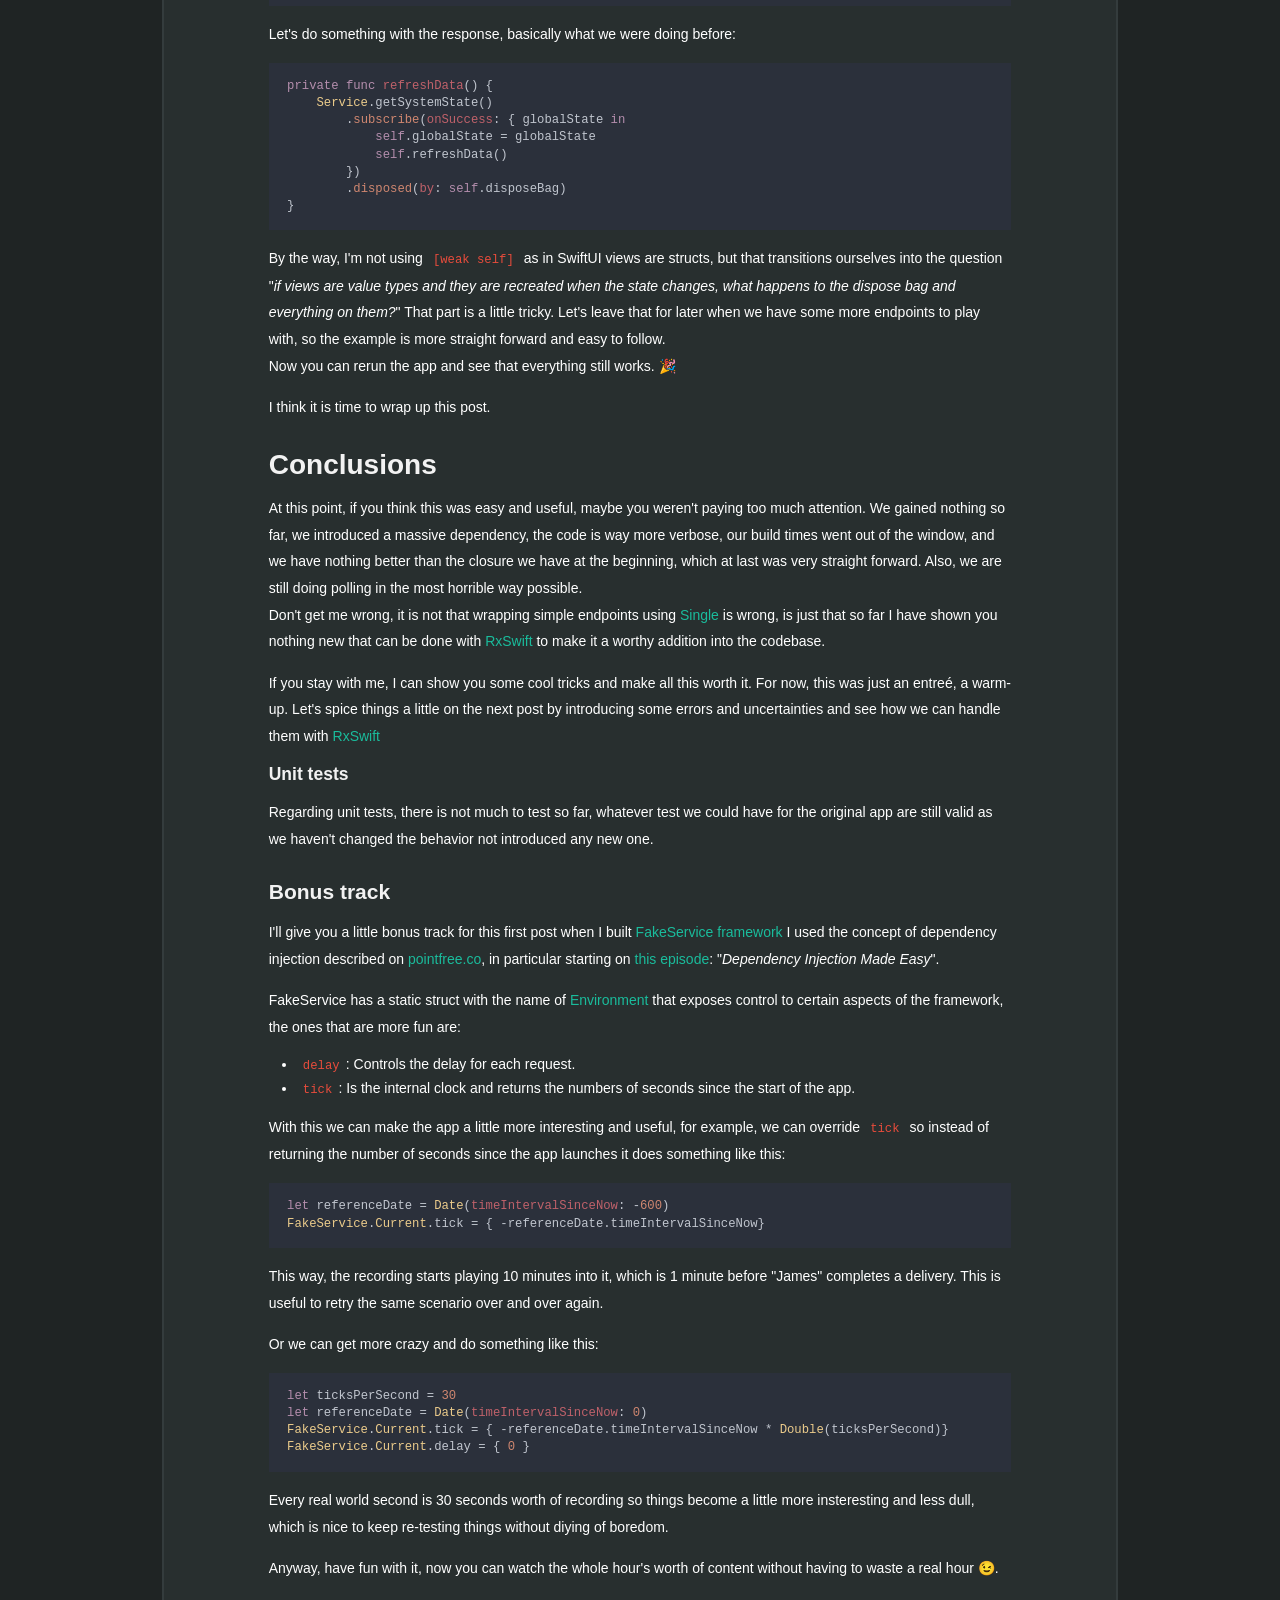
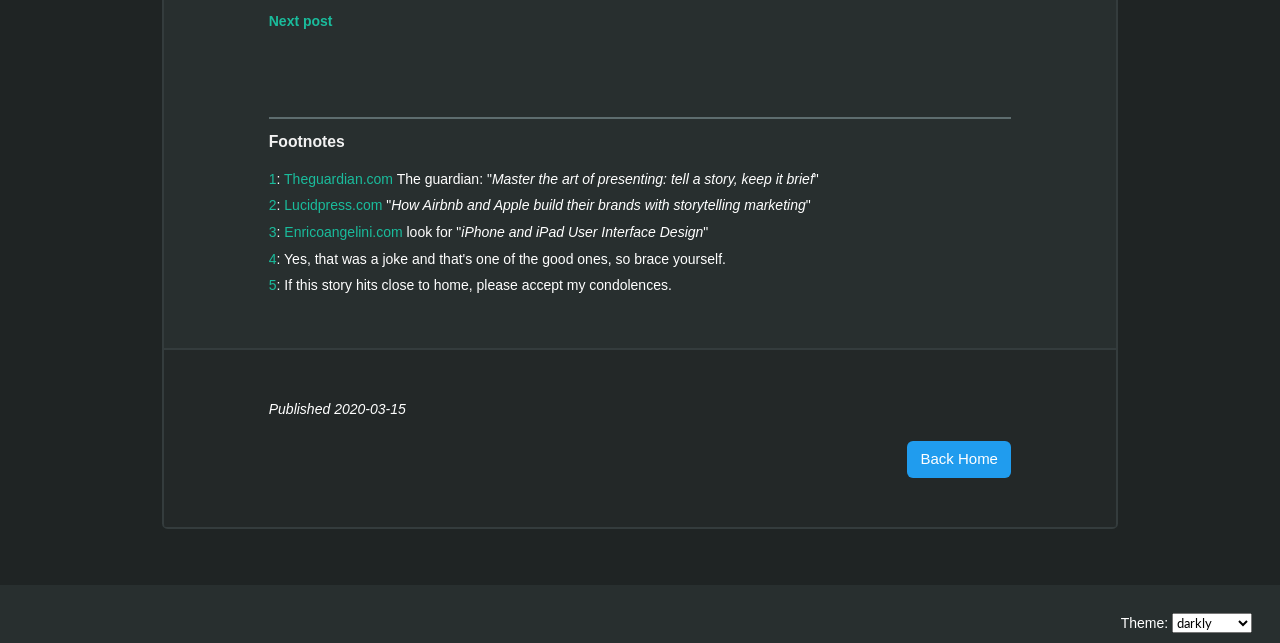
<file: post-001/index.html>
<!DOCTYPE html>
<html>

<head>
    
    <meta http-equiv="X-UA-Compatible" content="IE=edge">
    <meta http-equiv="content-type" content="text/html; charset=utf-8">

    <!-- Enable responsiveness on mobile devices-->
    <meta name="viewport" content="width=device-width, initial-scale=1.0, maximum-scale=1">

    <title>
        
    </title>

    

<link id="darkly" class="stylesheet" rel="stylesheet"
    href="https:&#x2F;&#x2F;julioacarrettoni.github.io&#x2F;playing-with-rxswift&#x2F;darkly.css" />


    <!-- This script must follow css -->
    
    <script type="text/javascript" src="https:&#x2F;&#x2F;julioacarrettoni.github.io&#x2F;playing-with-rxswift&#x2F;js&#x2F;zulma_switchcss.js"></script>
    

    

    
    <script defer type="text/javascript" src="https:&#x2F;&#x2F;julioacarrettoni.github.io&#x2F;playing-with-rxswift&#x2F;elasticlunr.min.js"></script>
    <script defer type="text/javascript" src="https:&#x2F;&#x2F;julioacarrettoni.github.io&#x2F;playing-with-rxswift&#x2F;search_index.en.js"></script>
    

    
    

    <noscript>
        <style>
            .navbar-menu {
                display: block;
            }

            .js-only {
                display: none;
            }
        </style>
    </noscript>
    
</head>

<body>
    
    
<!-- START NAV -->


    

<header>
    <nav class="navbar">
        <div class="container">
            <div class="navbar-brand">
                
                <a class="navbar-item" href="/playing-with-rxswift">
                    
                    <span>Playing with RxSwift</span>
                    
                </a>
                
                <span class="navbar-burger burger" data-target="navbarMenu">
                    <span></span>
                    <span></span>
                    <span></span>
                </span>
            </div>
            <div id="navbarMenu" class="navbar-menu">
                <div class="navbar-end">
                    

                    
                    <div class="navbar-item search-container js-only">
                        <input class="input" id="search" type="search" placeholder="Search">

                        <div class="search-results box">
                            <div class="search-results__items"></div>
                        </div>
                    </div>
                    
                </div>
            </div>
        </div>
    </nav>
</header>


    

<!-- END NAV -->
<main>
    <section class="container">
        <div class="columns is-desktop">
            <div class="column is-10-desktop is-offset-1-desktop">
                <article itemscope itemtype="http://schema.org/BlogPosting">
                    <div class="card article">
                        <div class="card-content">
                            
<header>
    <div class="has-text-centered">
        <a href="https://julioacarrettoni.github.io/playing-with-rxswift/post-001/">
            <p class="title article-title">1. First Single endpoint
            </p>
        </a>
        <div class="tags has-addons level-item">
            <span class="tag is-rounded">2020-03-15</span>
                       
            <span class="tag is-rounded">
<svg class="i-clock" viewBox="0 0 32 32" width="16" height="16" fill="none" stroke="currentcolor" stroke-linecap="round"
    stroke-linejoin="round" stroke-width="6.25%">
    <circle cx="16" cy="16" r="14" />
    <path d="M16 8 L16 16 20 20" />
</svg>
<span>&nbsp;22 minute read</span>
</span>
        </div>
    </div>
</header>

                            <div itemprop="articleBody" class="content article-body">
                                <p>Learn the background story, explore the sample app, and convert our first closure-driven endpoint to the Rx world by using a <a href="https://github.com/ReactiveX/RxSwift/blob/master/Documentation/Traits.md#single">Single</a>.</p>
<p>Feel free to use this link to skip all the paraphernalia of the post and dive directly into the code.<br />
<strong><a href="https://julioacarrettoni.github.io/playing-with-rxswift/post-001/#skip_intro">Skip intro</a></strong></p>
<span id="continue-reading"></span><h1 id="story">Background story</h1>
<p>The key to a good product is a good story, it is true for presentations<sup><a href="https://julioacarrettoni.github.io/playing-with-rxswift/post-001/#1">1</a></sup>, commercials<sup><a href="https://julioacarrettoni.github.io/playing-with-rxswift/post-001/#2">2</a></sup> and even apps<sup><a href="https://julioacarrettoni.github.io/playing-with-rxswift/post-001/#3">3</a></sup>, so here is the one I came up with for this blog:</p>
<p>You recently joined a small mobile team in a medium-sized company, this company is big enough to have processes and a little bureaucracy but not big enough to already have a mobile department. Their technology is a little old, and most engineers are busy maintaining the core products.<br />
You will have to work with what you are given, and it is rarely going to be ideal, well not ideal for you, but ideal for me who controls the plot. 😁</p>
<p>Anyway, the company is call <em>Thomson Brother's Division</em> or TBD for short<sup><a href="https://julioacarrettoni.github.io/playing-with-rxswift/post-001/#4">4</a></sup>, they do a little of everything including logistics. In recent years they decided it was time to modernize and they plan to launch their fleet control system on the mobile world.</p>
<div align="center"><img src="../tbd_logo.png" alt="Thomson Brother's Division logo created at freelogodesign.org"><br><small>Logo created at <a href="https://www.freelogodesign.org/">Freelogodesign.org</a></small></div>
<p>The CEO wants everything to be modern and shiny, they read somewhere (probably a newsletter) that React Native is the next big thing, they also found that Rx is a react framework available on both Android and iOS, so the app has to be rebuilt using RxSwift (Yes I know ReactNative and Rx are different things, but the CEO doesn't so 🤫).</p>
<div align="center"><img src="../001_react_logo.png" alt="ReactNative logo"><img src="../rxswift_logo.png" alt="RxSwift Logo"></div>
<p>That's where you enter. You were hired to build those mobile apps using RxSwift and SwiftUI, but although you know some RxSwift, you don't consider yourself an expert (otherwise, you wouldn't be wasting your time here).
Someone already wrote a proof of concept app that was a success across the company directors and to &quot;save time&quot; you <em>have to</em> build on top of that instead of starting from scratch like any sane human been would do<sup><a href="https://julioacarrettoni.github.io/playing-with-rxswift/post-001/#5">5</a></sup>.<br />
BTW the POC also uses a proprietary network library (probably written in Objective-C and built on top of <a href="https://allseeing-i.com/ASIHTTPRequest/">ASIHTTPRequest</a> so there is no way to modify it or use any cool network-level feature<sup><a href="https://julioacarrettoni.github.io/playing-with-rxswift/post-001/#5">5</a></sup>.</p>
<h3 id="the-app">The app</h3>
<p>The first app we need to build is the &quot;Overview&quot; app. An app where managers can see the current status of their distribution center.<br />
A distribution center has couriers and vehicles. Clients make requests, and packages are delivered from the distribution center to the client address, depending on the distance the courier might go on foot or in a vehicle.
The App has to show:</p>
<ol>
<li>
<p>A Map that shows the locations and status of:</p>
<ul>
<li>Couriers</li>
<li>Vehicles</li>
<li>Clients (active)</li>
<li>The warehouse location</li>
</ul>
</li>
<li>
<p>A tabbed section that shows a list of the following elements and when selected display more details about them:</p>
<ul>
<li>Couriers</li>
<li>Packages</li>
<li>Vehicles</li>
</ul>
</li>
</ol>
<p>The POC only covers the map, we need to build the rest. In this post we will solely focus on the <strong>Map</strong> part.</p>
<h3 id="the-server">The Server</h3>
<p>Sadly as this company has been running for a long time, most of the core technology is old. The server is built on some ancient and obsolete technology, something like Java… just teasing, it's running on COBOL and communicates back using CORBA and SOAP.<sup><a href="https://julioacarrettoni.github.io/playing-with-rxswift/post-001/#5">5</a></sup>.</p>
<div align="center"><img src="../001_abacus.jpg" alt="The ALU unit on the server"></div>
<p>Luckily the guy who wrote the POC app is a backend engineer and created a ruby middleware that translates to JSON. We don't care what the JSON looks like, parsing server responses is not something we will cover on this blog in detail. We will forget about it and rely on the <a href="/post-000.md#a-different-sample-app">FakeService framework</a> to abstract from all that noise, anyway, all this background story is to say that the server engineers are busy, and you have to work with whatever endpoints you are given and get creative with them.</p>
<table><thead><tr><th></th></tr></thead><tbody>
</tbody></table>
<h1 id="skip_intro">Work</h1>
<h3 id="goal">Goal</h3>
<p>Our goal is to add the RxSwift dependency into the PoC project and then rewrite the only endpoint we have to be more &quot;Reactive&quot;.</p>
<h3 id="code">Code</h3>
<p>You will need Xcode 11.4 or newer.</p>
<p>You can download the sample apps from <a href="https://github.com/Julioacarrettoni/playing-with-rxswift/tree/master/001">here</a>, you should start working on the <em>before</em> folder, in the end, it should look like the <em>after</em> folder.</p>
<p>Open the <code>RxPlaying.xcodeproj</code> project. You will notice it has two targets </p>
<div align="center"><img src="../001_structure.png" alt="Project folders and targets"></div>
For simplicity, I won't cover Unit testing on this post, and I removed the unit tests for the FakeService framework, but believe me, it has Unit tests, a lot of them 😬 (no, really, it does!)
<p>You can go ahead and run the RxPlaying target if you like, you can choose to run it on iOS or macOS (if you are running Catalina) either will do although it will look better on iOS, every time you run the application the same sequence will play. The map starts centered on the fictitious warehouse currently on the corner of Ellis and Stockton in San Francisco, then a client requests a package near Pier 9, and Simon gets dispatched there on a car. 🚘<br />
The same JSON files (available inside the FakeService framework) are played over and over again, there is enough data for a little over 1 hour of activity for a total of 4 couriers, 2 vehicles and 17 packages being delivered to 13 different locations (some destinations are repeated).</p>
<div align="center"><img src="../001_macos.png" alt="MacOS sample app"><img src="../001_ios.png" alt="iOS Sample App"></div>
<p>If you check out the views inside the RxPlaying target there are 2, <a href="https://github.com/Julioacarrettoni/playing-with-rxswift/blob/master/001/Before/RxPlaying/Views/ContentView.swift#L4">ContentView</a> and <a href="https://github.com/Julioacarrettoni/playing-with-rxswift/blob/master/001/Before/RxPlaying/Views/MapView.swift#L5">MapView</a>, we will be ignoring the <code>MapView</code> for now, all it has is code to render the annotations on the map, animate them and some boilerplate to communicate between UIKit and SwiftUI.</p>
<p><code>ContentView</code> on the other hand is quite simple:</p>
<pre style="background-color:#2b303b;">
<span style="color:#b48ead;">struct </span><span style="color:#ebcb8b;">ContentView</span><span style="color:#c0c5ce;">: </span><span style="color:#ebcb8b;">View</span><span style="color:#c0c5ce;"> {
    </span><span style="color:#b48ead;">@State var </span><span style="color:#bf616a;">globalState</span><span style="color:#c0c5ce;">: </span><span style="color:#ebcb8b;">GlobalState</span><span style="color:#c0c5ce;">? = </span><span style="color:#d08770;">nil
    
    </span><span style="color:#b48ead;">var </span><span style="color:#bf616a;">body</span><span style="color:#c0c5ce;">: some </span><span style="color:#ebcb8b;">View</span><span style="color:#c0c5ce;"> {
        </span><span style="color:#ebcb8b;">MapView</span><span style="color:#c0c5ce;">(</span><span style="color:#bf616a;">globalState</span><span style="color:#c0c5ce;">: </span><span style="color:#b48ead;">self</span><span style="color:#c0c5ce;">.globalState)
            .</span><span style="color:#d08770;">edgesIgnoringSafeArea</span><span style="color:#c0c5ce;">(.</span><span style="color:#d08770;">all</span><span style="color:#c0c5ce;">)
            .</span><span style="color:#d08770;">onAppear</span><span style="color:#c0c5ce;">(</span><span style="color:#bf616a;">perform</span><span style="color:#c0c5ce;">: </span><span style="color:#b48ead;">self</span><span style="color:#c0c5ce;">.refreshData)
    }
    
    </span><span style="color:#b48ead;">private func </span><span style="color:#bf616a;">refreshData</span><span style="color:#c0c5ce;">() {
        </span><span style="color:#ebcb8b;">Service</span><span style="color:#c0c5ce;">.getSystemState() { globalState </span><span style="color:#b48ead;">in
            self</span><span style="color:#c0c5ce;">.globalState = globalState
            </span><span style="color:#b48ead;">self</span><span style="color:#c0c5ce;">.refreshData()
        }
    }
}
</span></pre>
<p>As soon as <code>MapView</code> renders, the app calls <code>Service.getSystemState</code>, our only endpoint available for now, on the completion block the same method is called again, and again and again and again<sup><a href="https://julioacarrettoni.github.io/playing-with-rxswift/post-001/#5">5</a></sup>. &quot;<em>If it is stupid but it works, it is still stupid.</em>&quot;.<br />
This is what we want to improve with a little Rx, let's get started.</p>
<h3 id="adding-the-dependency">Adding the dependency</h3>
<p>We will be adding RxSwift as a Swift Package dependency, (you can read why on the <a href="/post-000.md#technology">previous post</a>), you can find some details on the RxSwift repository readme.md file (<a href="https://github.com/ReactiveX/RxSwift#swift-package-manager">here</a>) but with the recent versions of Xcode it has gotten quite simple to do.<br />
Go to <code>Files</code>→<code>Swift Packages</code>→<code>Add Package Dependency…</code></p>
<div align="center"><img src="../001_package_manager.png" alt="Xcode File menu showing add package"></div>
<p>On the top of the page enter the URL to the RxSwift repo <a href="https://github.com/ReactiveX/RxSwift">https://github.com/ReactiveX/RxSwift</a> and hit <code>Next</code>.</p>
<div align="center"><img src="../001_package_manager_1.png" alt="Step 1, enter repository URL"></div>
<p>On the next screen enter that we want to be using &quot;Up to next mayor&quot; and the version is <code>5.1.0</code> </p>
<div align="center"><img src="../001_package_manager_2.png" alt="Step 2, select version"></div>
<p>Now you have to select which of all the available frameworks we want, for now we will just use RxSwift.</p>
<div align="center"><img src="../001_package_manager_3.png" alt="Step 3, select frameworks"></div>
<p>And finally we are left on the <code>Swift Packages</code> tab for the project configuration, so as you can guess RxSwift is now available for all our targets.</p>
<div align="center"><img src="../001_package_manager_4.png" alt="Step 4, project view showing all swift packages dependencies"></div>
<p>I'm not going to compare tools or advocate in favor of some of the others as this is not the point of the blog… but…<br />
<strong>COME ON</strong> that was super easy and straight forward!!! 😄</p>
<h3 id="using-rxswift">Using RxSwift</h3>
<p>Now is time to use RxSwift, let's modify the existing method that wraps around FakeService framework, it's a struct with a single static method in <code>RxPlaying/Services/Service.swift</code></p>
<pre style="background-color:#2b303b;">
<span style="color:#b48ead;">import </span><span style="color:#ebcb8b;">FakeService
</span><span style="color:#b48ead;">import </span><span style="color:#ebcb8b;">Foundation

</span><span style="color:#b48ead;">struct </span><span style="color:#ebcb8b;">Service</span><span style="color:#c0c5ce;"> {
    </span><span style="color:#b48ead;">static func </span><span style="color:#bf616a;">getSystemState</span><span style="color:#c0c5ce;">(</span><span style="color:#bf616a;">completion</span><span style="color:#c0c5ce;">: </span><span style="color:#b48ead;">@escaping</span><span style="color:#c0c5ce;"> (</span><span style="color:#ebcb8b;">GlobalState</span><span style="color:#c0c5ce;">?) -&gt; () ) {
        </span><span style="color:#ebcb8b;">FakeServices</span><span style="color:#c0c5ce;">.shared.getSystemState(</span><span style="color:#bf616a;">completion</span><span style="color:#c0c5ce;">: completion)
    }
}
</span></pre>
<p>First, let's import RxSwift on top</p>
<pre style="background-color:#2b303b;">
<span style="color:#b48ead;">import </span><span style="color:#ebcb8b;">FakeService
</span><span style="color:#b48ead;">import </span><span style="color:#ebcb8b;">Foundation
</span><span style="color:#b48ead;">import </span><span style="color:#ebcb8b;">RxSwift
</span></pre>
<p>For now, let's add a new method instead of modifying the existing one, so the rest of the app continues compiling.</p>
<pre style="background-color:#2b303b;">
<span style="color:#b48ead;">static func </span><span style="color:#bf616a;">getSystemState</span><span style="color:#c0c5ce;">() -&gt; ???
</span></pre>
<p>Now, methods that take no arguments and return nothing don't seem too useful, or they are full of those nasty side effects… , anyway, we need to return <em>something</em>, and <code>void</code> doesn't cut it today, (maybe later, like in 2-3 more posts).<br />
What do we know? We know we are going to call an endpoint once and, thus, only get a single response once. It doesn't get easier than this, we need to return a <a href="https://github.com/ReactiveX/RxSwift/blob/master/Documentation/Traits.md#single">Single</a>.</p>
<p>You reader have two options, you can:</p>
<ol>
<li>Skip the following explanation by clicking 👉<a href="https://julioacarrettoni.github.io/playing-with-rxswift/post-001/#create_single">here</a>👈</li>
<li>Continue reading if you want to know a little more about <a href="https://github.com/ReactiveX/RxSwift/blob/master/Documentation/Traits.md#single">Single</a>. 🤓</li>
</ol>
<p>The documentation on the github repo for RxSwift (<a href="https://github.com/ReactiveX/RxSwift/blob/master/Documentation">link</a>) is quite good ❤️, I recommend starting there anytime you have a question, at the very least we will able to find some new words that can help you google.<br />
Now according to the docs, this is the way to create a <a href="https://github.com/ReactiveX/RxSwift/blob/master/Documentation/Traits.md#single">Single</a>:</p>
<pre style="background-color:#2b303b;">
<span style="color:#b48ead;">func </span><span style="color:#bf616a;">getRepo</span><span style="color:#c0c5ce;">(</span><span style="color:#d08770;">_ </span><span style="color:#bf616a;">repo</span><span style="color:#c0c5ce;">: </span><span style="color:#ebcb8b;">String</span><span style="color:#c0c5ce;">) -&gt; </span><span style="color:#ebcb8b;">Single</span><span style="color:#c0c5ce;">&lt;[</span><span style="color:#ebcb8b;">String</span><span style="color:#c0c5ce;">: </span><span style="color:#ebcb8b;">Any</span><span style="color:#c0c5ce;">]&gt; {
    </span><span style="color:#b48ead;">return </span><span style="color:#ebcb8b;">Single</span><span style="color:#c0c5ce;">&lt;[</span><span style="color:#ebcb8b;">String</span><span style="color:#c0c5ce;">: </span><span style="color:#ebcb8b;">Any</span><span style="color:#c0c5ce;">]&gt;.</span><span style="color:#d08770;">create</span><span style="color:#c0c5ce;"> { single </span><span style="color:#b48ead;">in
        let</span><span style="color:#c0c5ce;"> task = </span><span style="color:#ebcb8b;">URLSession</span><span style="color:#c0c5ce;">.shared.dataTask(</span><span style="color:#bf616a;">with</span><span style="color:#c0c5ce;">: </span><span style="color:#ebcb8b;">URL</span><span style="color:#c0c5ce;">(</span><span style="color:#bf616a;">string</span><span style="color:#c0c5ce;">: </span><span style="color:#a3be8c;">&quot;https://api.github.com/repos/</span><span style="color:#ab7967;">\(</span><span style="color:#c0c5ce;">repo</span><span style="color:#ab7967;">)</span><span style="color:#a3be8c;">&quot;</span><span style="color:#c0c5ce;">)!) { data, </span><span style="color:#d08770;">_</span><span style="color:#c0c5ce;">, error </span><span style="color:#b48ead;">in
            if let</span><span style="color:#c0c5ce;"> error = error {
                single(.</span><span style="color:#d08770;">error</span><span style="color:#c0c5ce;">(error))
                </span><span style="color:#b48ead;">return</span><span style="color:#c0c5ce;">
            }

            </span><span style="color:#b48ead;">guard let</span><span style="color:#c0c5ce;"> data = data,
                  </span><span style="color:#b48ead;">let</span><span style="color:#c0c5ce;"> json = </span><span style="color:#b48ead;">try</span><span style="color:#c0c5ce;">? </span><span style="color:#ebcb8b;">JSONSerialization</span><span style="color:#c0c5ce;">.jsonObject(</span><span style="color:#bf616a;">with</span><span style="color:#c0c5ce;">: data, </span><span style="color:#bf616a;">options</span><span style="color:#c0c5ce;">: .</span><span style="color:#d08770;">mutableLeaves</span><span style="color:#c0c5ce;">),
                  </span><span style="color:#b48ead;">let</span><span style="color:#c0c5ce;"> result = json </span><span style="color:#b48ead;">as</span><span style="color:#c0c5ce;">? [</span><span style="color:#ebcb8b;">String</span><span style="color:#c0c5ce;">: </span><span style="color:#ebcb8b;">Any</span><span style="color:#c0c5ce;">] </span><span style="color:#b48ead;">else</span><span style="color:#c0c5ce;"> {
                single(.</span><span style="color:#d08770;">error</span><span style="color:#c0c5ce;">(</span><span style="color:#ebcb8b;">DataError</span><span style="color:#c0c5ce;">.cantParseJSON))
                </span><span style="color:#b48ead;">return</span><span style="color:#c0c5ce;">
            }

            single(.</span><span style="color:#d08770;">success</span><span style="color:#c0c5ce;">(result))
        }

        task.resume()

        </span><span style="color:#b48ead;">return </span><span style="color:#ebcb8b;">Disposables</span><span style="color:#c0c5ce;">.create { task.cancel() }
    }
}
</span></pre>
<p>Let's go step for step over this example, first let's remove some noise</p>
<pre style="background-color:#2b303b;">
<span style="color:#b48ead;">func </span><span style="color:#bf616a;">getSomething</span><span style="color:#c0c5ce;">(</span><span style="color:#d08770;">_ </span><span style="color:#bf616a;">someValue</span><span style="color:#c0c5ce;">: </span><span style="color:#ebcb8b;">U</span><span style="color:#c0c5ce;">) -&gt; </span><span style="color:#ebcb8b;">Single</span><span style="color:#c0c5ce;">&lt;</span><span style="color:#ebcb8b;">T</span><span style="color:#c0c5ce;">&gt; {
    </span><span style="color:#b48ead;">return </span><span style="color:#ebcb8b;">Single</span><span style="color:#c0c5ce;">&lt;</span><span style="color:#ebcb8b;">T</span><span style="color:#c0c5ce;">&gt;.</span><span style="color:#d08770;">create</span><span style="color:#c0c5ce;"> { single </span><span style="color:#b48ead;">in</span><span style="color:#c0c5ce;">
        someAsyncMethod(someValue) { </span><span style="color:#d08770;">_ </span><span style="color:#b48ead;">in
            </span><span style="color:#65737e;">//We will cover this later
</span><span style="color:#c0c5ce;">        }
        </span><span style="color:#b48ead;">return </span><span style="color:#ebcb8b;">Disposables</span><span style="color:#c0c5ce;">.create { </span><span style="color:#65737e;">/* some cleaning */</span><span style="color:#c0c5ce;"> }
    }
}
</span></pre>
<p>First it creates a <a href="https://github.com/ReactiveX/RxSwift/blob/master/Documentation/Traits.md#single">Single</a> as required by the return type using the create method <code>Single&lt;T&gt;.create</code> that takes a closure as an argument, the nice thing about Rx is that it is open source and we can take a peek at how it works (<a href="https://github.com/ReactiveX/RxSwift/blob/c6c0c540109678b96639c25e9c0ebe4a6d7a69a9/RxSwift/Traits/Single.swift#L37">link</a>) but sometimes it can be a little overwhelming. 😶 </p>
<pre style="background-color:#2b303b;">
<span style="color:#b48ead;">public static func </span><span style="color:#bf616a;">create</span><span style="color:#c0c5ce;">(</span><span style="color:#bf616a;">subscribe</span><span style="color:#c0c5ce;">: </span><span style="color:#b48ead;">@escaping</span><span style="color:#c0c5ce;"> (</span><span style="color:#b48ead;">@escaping </span><span style="color:#ebcb8b;">SingleObserver</span><span style="color:#c0c5ce;">) -&gt; </span><span style="color:#ebcb8b;">Disposable</span><span style="color:#c0c5ce;">) -&gt; </span><span style="color:#ebcb8b;">Single</span><span style="color:#c0c5ce;">&lt;</span><span style="color:#ebcb8b;">Element</span><span style="color:#c0c5ce;">&gt;
</span></pre>
<p>What you need to know is that this <code>create</code> method takes a <a href="https://docs.swift.org/swift-book/LanguageGuide/Closures.html#ID546">@escaping</a> closure meaning that whatever it does will be done later (or maybe never).</p>
<pre style="background-color:#2b303b;">
<span style="color:#b48ead;">@escaping</span><span style="color:#c0c5ce;"> (</span><span style="color:#b48ead;">@escaping </span><span style="color:#ebcb8b;">SingleObserver</span><span style="color:#c0c5ce;">) -&gt; </span><span style="color:#ebcb8b;">Disposable
</span></pre>
<p>The closure is where we do our async work, the closure gives us another closure called <a href="https://github.com/ReactiveX/RxSwift/blob/70b8a33c5c3f4c3b15ebf10b638d2b15cfafb814/RxSwift/Traits/Single.swift#L27">SingleObserver</a> that we can use to communicate back the result of our async task.<br />
It takes a single value, an enum <a href="https://github.com/ReactiveX/RxSwift/blob/70b8a33c5c3f4c3b15ebf10b638d2b15cfafb814/RxSwift/Traits/Single.swift#L18">SingleEvent&lt;Element&gt;</a> that can only take 2 values, <code>success</code> or <code>error</code>, yes, it is pretty much a <a href="https://developer.apple.com/documentation/swift/result">Result type</a>.</p>
<pre style="background-color:#2b303b;">
<span style="color:#b48ead;">public enum </span><span style="color:#ebcb8b;">SingleEvent</span><span style="color:#c0c5ce;">&lt;</span><span style="color:#ebcb8b;">Element</span><span style="color:#c0c5ce;">&gt; {
    </span><span style="color:#65737e;">/// One and only sequence element is produced.
    </span><span style="color:#b48ead;">case</span><span style="color:#c0c5ce;"> success(</span><span style="color:#ebcb8b;">Element</span><span style="color:#c0c5ce;">)
    
    </span><span style="color:#65737e;">/// Sequence terminated with an error.
    </span><span style="color:#b48ead;">case</span><span style="color:#c0c5ce;"> error(</span><span style="color:#ebcb8b;">Swift</span><span style="color:#c0c5ce;">.</span><span style="color:#ebcb8b;">Error</span><span style="color:#c0c5ce;">)
}
</span></pre>
<p>The closure has to return a <a href="https://github.com/ReactiveX/RxSwift/blob/53cd723d40d05177e790c8c34c36cec7092a6106/RxSwift/Disposable.swift">Disposable</a> (Don't bother with the link there is not much there) The idea with disposables is that the consumer of this methods hold on to them for as long as they are interested in getting values out of the observables, when they are no longer interested they just throw away the disposable. 🚮<br />
The Disposable takes a closure that gets executed when the disposable &quot;dies&quot; or the observable completes its task; some of them never do as they are &quot;infinite&quot;, but the single isn't.<br />
As you can see in the original example, the disposable calls <code>task.cancel()</code> to perform some cleanup.</p>
<pre style="background-color:#2b303b;">
<span style="color:#b48ead;">return </span><span style="color:#ebcb8b;">Disposables</span><span style="color:#c0c5ce;">.create { task.cancel() }
</span></pre>
<p><a id='multiple'></a>
You can create as many <a href="https://github.com/ReactiveX/RxSwift/blob/master/Documentation/Traits.md#single">Singles</a> as you want and nothing will happen, is not until you &quot;use&quot; them that the closure is computed. Also, you can create only one <a href="https://github.com/ReactiveX/RxSwift/blob/master/Documentation/Traits.md#single">Single</a> and &quot;re-use&quot; it multiple times, every time you &quot;use&quot; it the closure gets rerun.</p>
<p>To &quot;use&quot; a <a href="https://github.com/ReactiveX/RxSwift/blob/master/Documentation/Traits.md#single">Single</a> or any other <a href="https://github.com/ReactiveX/RxSwift/blob/c6c0c540109678b96639c25e9c0ebe4a6d7a69a9/RxSwift/ObservableType.swift#L10">ObservableType</a> you <a href="https://github.com/ReactiveX/RxSwift/blob/c6c0c540109678b96639c25e9c0ebe4a6d7a69a9/RxSwift/ObservableType.swift#L34">subscribe</a> to it, this returns a <a href="https://github.com/ReactiveX/RxSwift/blob/53cd723d40d05177e790c8c34c36cec7092a6106/RxSwift/Disposable.swift">Disposable</a> that you should hold onto or nothing will happen (and throw away when you no longer care about it), we will worry about this in a bit, let's go back to our example:</p>
<pre style="background-color:#2b303b;">
<span style="color:#b48ead;">func </span><span style="color:#bf616a;">getSomething</span><span style="color:#c0c5ce;">(</span><span style="color:#d08770;">_ </span><span style="color:#bf616a;">someValue</span><span style="color:#c0c5ce;">: </span><span style="color:#ebcb8b;">U</span><span style="color:#c0c5ce;">) -&gt; </span><span style="color:#ebcb8b;">Single</span><span style="color:#c0c5ce;">&lt;</span><span style="color:#ebcb8b;">T</span><span style="color:#c0c5ce;">&gt; {
    </span><span style="color:#b48ead;">return </span><span style="color:#ebcb8b;">Single</span><span style="color:#c0c5ce;">&lt;</span><span style="color:#ebcb8b;">T</span><span style="color:#c0c5ce;">&gt;.</span><span style="color:#d08770;">create</span><span style="color:#c0c5ce;"> { single </span><span style="color:#b48ead;">in</span><span style="color:#c0c5ce;">
        someAsyncMethod(someValue) { </span><span style="color:#d08770;">_ </span><span style="color:#b48ead;">in
            </span><span style="color:#65737e;">//Is time to talk about this
</span><span style="color:#c0c5ce;">        }
        </span><span style="color:#b48ead;">return </span><span style="color:#ebcb8b;">Disposables</span><span style="color:#c0c5ce;">.create { </span><span style="color:#65737e;">/* some cleaning */</span><span style="color:#c0c5ce;"> }
    }
}
</span></pre>
<p>Let's talk now about communicating results back to the <a href="https://github.com/ReactiveX/RxSwift/blob/master/Documentation/Traits.md#single">Single</a>, let's assume for simplicity that our async method can tell us if a number is prime or whatever, so it returns a <code>Bool</code> but if it fails it returns <code>nil</code> (Yes, this error management is top-notch) and if it works it tells us either <code>true</code> or <code>false</code>, then our example would look like this replacing those <code>U</code> and <code>T</code>:</p>
<pre style="background-color:#2b303b;">
<span style="color:#b48ead;">func </span><span style="color:#bf616a;">isPrime</span><span style="color:#c0c5ce;">(</span><span style="color:#d08770;">_ </span><span style="color:#bf616a;">someValue</span><span style="color:#c0c5ce;">: </span><span style="color:#ebcb8b;">UInt</span><span style="color:#c0c5ce;">) -&gt; </span><span style="color:#ebcb8b;">Single</span><span style="color:#c0c5ce;">&lt;</span><span style="color:#ebcb8b;">Bool</span><span style="color:#c0c5ce;">&gt; {
    </span><span style="color:#b48ead;">return </span><span style="color:#ebcb8b;">Single</span><span style="color:#c0c5ce;">&lt;</span><span style="color:#ebcb8b;">Bool</span><span style="color:#c0c5ce;">&gt;.</span><span style="color:#d08770;">create</span><span style="color:#c0c5ce;"> { single </span><span style="color:#b48ead;">in</span><span style="color:#c0c5ce;">
        someAsyncMethod(someValue) { response </span><span style="color:#b48ead;">in
            </span><span style="color:#65737e;">//And now?
</span><span style="color:#c0c5ce;">        }
        </span><span style="color:#b48ead;">return </span><span style="color:#ebcb8b;">Disposables</span><span style="color:#c0c5ce;">.create() </span><span style="color:#65737e;">// There is nothing to clean.
</span><span style="color:#c0c5ce;">    }
}
</span></pre>
<p>So the body of that closure could be something like this:<br />
If we have a boolean, we have a successful result and we tell that to the <a href="https://github.com/ReactiveX/RxSwift/blob/70b8a33c5c3f4c3b15ebf10b638d2b15cfafb814/RxSwift/Traits/Single.swift#L27">SingleObserver</a> else it failed and we communicate that back:</p>
<pre style="background-color:#2b303b;">
<span style="color:#c0c5ce;">someAsyncMethod(someValue) { response </span><span style="color:#b48ead;">in
    if let</span><span style="color:#c0c5ce;"> response = response {
        single(.</span><span style="color:#d08770;">success</span><span style="color:#c0c5ce;">(response))
    } </span><span style="color:#b48ead;">else</span><span style="color:#c0c5ce;"> {
        single(.</span><span style="color:#d08770;">error</span><span style="color:#c0c5ce;">(</span><span style="color:#ebcb8b;">SomeError</span><span style="color:#c0c5ce;">.unknown))
    }
}
</span></pre>
<p>BTW <code>SomeError.unknown</code> is just a random enum I created so I could send it back:</p>
<pre style="background-color:#2b303b;">
<span style="color:#b48ead;">enum </span><span style="color:#ebcb8b;">SomeError</span><span style="color:#c0c5ce;">: </span><span style="color:#ebcb8b;">Error</span><span style="color:#c0c5ce;"> {
    </span><span style="color:#b48ead;">case</span><span style="color:#c0c5ce;"> unknown
}
</span></pre>
<p>Again, this is to keep the examples simple, so should do proper error handling on your codebase, or you know, just return the optional bool and let the consumer of the method deal with it 😜</p>
<pre style="background-color:#2b303b;">
<span style="color:#b48ead;">func </span><span style="color:#bf616a;">isPrime</span><span style="color:#c0c5ce;">(</span><span style="color:#d08770;">_ </span><span style="color:#bf616a;">someValue</span><span style="color:#c0c5ce;">: </span><span style="color:#ebcb8b;">UInt</span><span style="color:#c0c5ce;">) -&gt; </span><span style="color:#ebcb8b;">Single</span><span style="color:#c0c5ce;">&lt;</span><span style="color:#ebcb8b;">Bool</span><span style="color:#c0c5ce;">?&gt; {
    </span><span style="color:#b48ead;">return </span><span style="color:#ebcb8b;">Single</span><span style="color:#c0c5ce;">&lt;</span><span style="color:#ebcb8b;">Bool</span><span style="color:#c0c5ce;">?&gt;.create { single </span><span style="color:#b48ead;">in</span><span style="color:#c0c5ce;">
        someAsyncMethod(someValue) { response </span><span style="color:#b48ead;">in</span><span style="color:#c0c5ce;">
            single(.</span><span style="color:#d08770;">success</span><span style="color:#c0c5ce;">(response)) </span><span style="color:#65737e;">// Everything is a success as our standars are low, like code quality.
</span><span style="color:#c0c5ce;">        }
        </span><span style="color:#b48ead;">return </span><span style="color:#ebcb8b;">Disposables</span><span style="color:#c0c5ce;">.create() </span><span style="color:#65737e;">// There is nothing to clean.
</span><span style="color:#c0c5ce;">    }
}
</span></pre>
<p>Don't do this, don't be a horrible person, the consumers of your APIs could be writing your performance review next quarter. 😬<br />
Also, jokes aside, we will be missing some cool functionality from Rx when we don't properly use it, for example, the remarkable <code>retry</code>. We will cover <a href="https://github.com/ReactiveX/RxSwift/blob/6b2a406b928cc7970874dcaed0ab18e7265e41ef/Documentation/GettingStarted.md#error-handling">Error handling</a> gradually across the series alongside unit testing.</p>
<p>Now we have enough information to write our single.</p>
<h3 id="create_single">Let's create our single</h3>
<p>We don't require arguments, and we expect out a <code>GlobalState?</code></p>
<pre style="background-color:#2b303b;">
<span style="color:#b48ead;">static func </span><span style="color:#bf616a;">getSystemState</span><span style="color:#c0c5ce;">() -&gt; </span><span style="color:#ebcb8b;">Single</span><span style="color:#c0c5ce;">&lt;</span><span style="color:#ebcb8b;">GlobalState</span><span style="color:#c0c5ce;">?&gt;
</span></pre>
<p>We then create the Single whose element is <code>&lt;GlobalState?&gt;</code></p>
<pre style="background-color:#2b303b;">
<span style="color:#ebcb8b;">Single</span><span style="color:#c0c5ce;">&lt;</span><span style="color:#ebcb8b;">GlobalState</span><span style="color:#c0c5ce;">?&gt;.create { single </span><span style="color:#b48ead;">in
</span></pre>
<p>The &quot;body&quot; or task on our single is calling <code>FakeServices.shared.getSystemState(completion:)</code> and the way we handle errors (not the best way) is to just send back a nil if it fails, so any value is a success for us:</p>
<pre style="background-color:#2b303b;">
<span style="color:#ebcb8b;">FakeServices</span><span style="color:#c0c5ce;">.shared.getSystemState { globalState </span><span style="color:#b48ead;">in</span><span style="color:#c0c5ce;">
    single(.</span><span style="color:#d08770;">success</span><span style="color:#c0c5ce;">(globalState))
}
</span></pre>
<p>There is nothing to clean, so the <code>Disposable</code> is simply</p>
<pre style="background-color:#2b303b;">
<span style="color:#b48ead;">return </span><span style="color:#ebcb8b;">Disposables</span><span style="color:#c0c5ce;">.create()
</span></pre>
<p>And all together it looks like this:</p>
<pre style="background-color:#2b303b;">
<span style="color:#b48ead;">static func </span><span style="color:#bf616a;">getSystemState</span><span style="color:#c0c5ce;">() -&gt; </span><span style="color:#ebcb8b;">Single</span><span style="color:#c0c5ce;">&lt;</span><span style="color:#ebcb8b;">GlobalState</span><span style="color:#c0c5ce;">?&gt; {
    </span><span style="color:#ebcb8b;">Single</span><span style="color:#c0c5ce;">&lt;</span><span style="color:#ebcb8b;">GlobalState</span><span style="color:#c0c5ce;">?&gt;.create { single </span><span style="color:#b48ead;">in
        </span><span style="color:#ebcb8b;">FakeServices</span><span style="color:#c0c5ce;">.shared.getSystemState { globalState </span><span style="color:#b48ead;">in</span><span style="color:#c0c5ce;">
            single(.</span><span style="color:#d08770;">success</span><span style="color:#c0c5ce;">(globalState))
        }
          
        </span><span style="color:#b48ead;">return </span><span style="color:#ebcb8b;">Disposables</span><span style="color:#c0c5ce;">.create()
    }
}
</span></pre>
<p>And we are <strong>done</strong>, we can call it a day, thank you for coming to my TedTalk, this is the end of the blog.</p>
<p>&quot;<em>But, how do we use it?</em>&quot; 🧐 you might ask. Ok, then maybe we are not done <em>yet</em>.</p>
<h3 id="using-the-single">Using the single</h3>
<p>Let's use it on our <a href="https://github.com/Julioacarrettoni/playing-with-rxswift/blob/master/001/Before/RxPlaying/Views/ContentView.swift#L4">ContentView</a>, first things first, let's buckle those belts (American Airlines joke).</p>
<pre style="background-color:#2b303b;">
<span style="color:#b48ead;">import </span><span style="color:#ebcb8b;">RxSwift
</span></pre>
<p>Let's emptu this method</p>
<pre style="background-color:#2b303b;">
<span style="color:#b48ead;">private func </span><span style="color:#bf616a;">refreshData</span><span style="color:#c0c5ce;">() {
}
</span></pre>
<p>And use our new Single:</p>
<pre style="background-color:#2b303b;">
<span style="color:#b48ead;">private func </span><span style="color:#bf616a;">refreshData</span><span style="color:#c0c5ce;">() {
    </span><span style="color:#ebcb8b;">Service</span><span style="color:#c0c5ce;">.getSystemState()
}
</span></pre>
<p><a id='subscribe_section'></a>
But as I said before, if we don't subscribe, nothing happens (besides that warning about an unused result).<br />
When you try to subscribe, you will see that you have several options:</p>
<div align="center"><img src="../001_subscribe.png" alt="Autocomplete results for subscribe on a Single"></div>
<ul>
<li>The 1st one subscribes and lets the <a href="https://github.com/ReactiveX/RxSwift/blob/master/Documentation/Traits.md#single">Single</a> run and do its thing but when we don't particularly care about the result.</li>
<li>The 2nd one lets you subscribe on a specific scheduler, this is not about a particular thread or queue, it's bigger than that, you can read more on the excellent ❤️<a href="https://github.com/ReactiveX/RxSwift/blob/70b8a33c5c3f4c3b15ebf10b638d2b15cfafb814/Documentation/Schedulers.md">docs</a>❤️ we will revisit those later (very later) in this blog, for now all we need to know is:</li>
</ul>
<blockquote>
<p>In case it isn't explicitly specified, work will be performed on whichever thread/scheduler elements are generated.</p>
</blockquote>
<ul>
<li>The 3rd gives you one closure with the result of the single as the enum <a href="https://github.com/ReactiveX/RxSwift/blob/70b8a33c5c3f4c3b15ebf10b638d2b15cfafb814/RxSwift/Traits/Single.swift#L18">SingleEvent</a>, so you can <code>switch</code> on it and do what you want all in a single place.</li>
<li>The 4th one gives you 2 closures, one with the value and one with the error, only one of those will be called, but this way, you don't have to <code>switch</code> over the result and can have the reaction to each case separated, or even ignore one.</li>
</ul>
<p>Which one should we use? Well, the 1st one is useless for us <em>right now</em>, 2nd one is too advanced, 3rd one looks nice, but to be honest, we are doing some very lousy error handling so far, and we don't care about handling the error scenario, so the 4th one it is!</p>
<pre style="background-color:#2b303b;">
<span style="color:#b48ead;">private func </span><span style="color:#bf616a;">refreshData</span><span style="color:#c0c5ce;">() {
    </span><span style="color:#ebcb8b;">Service</span><span style="color:#c0c5ce;">.getSystemState().subscribe(</span><span style="color:#bf616a;">onSuccess</span><span style="color:#c0c5ce;">: { globalState </span><span style="color:#b48ead;">in
        </span><span style="color:#65737e;">// Something
</span><span style="color:#c0c5ce;">    }) { error </span><span style="color:#b48ead;">in
        </span><span style="color:#65737e;">// Error handling
</span><span style="color:#c0c5ce;">    }
}
</span></pre>
<p>I <strong>said</strong> we don't care about error handling because we are lousy developers.</p>
<pre style="background-color:#2b303b;">
<span style="color:#b48ead;">private func </span><span style="color:#bf616a;">refreshData</span><span style="color:#c0c5ce;">() {
    </span><span style="color:#ebcb8b;">Service</span><span style="color:#c0c5ce;">.getSystemState().subscribe(</span><span style="color:#bf616a;">onSuccess</span><span style="color:#c0c5ce;">: { globalState </span><span style="color:#b48ead;">in
        </span><span style="color:#65737e;">// Something
</span><span style="color:#c0c5ce;">    })
}
</span></pre>
<p>Almost there, we have forgotten to grab onto the disposable, if we don't nothing will happen, besides the useful compile warning that is also covered on the ❤️<a href="https://github.com/ReactiveX/RxSwift/blob/70b8a33c5c3f4c3b15ebf10b638d2b15cfafb814/Documentation/Warnings.md">docs</a>❤️ but again it could be a little overwhelming so <strong>TL;DR</strong> version, we just grab all those disposables and thrown them into a bag, we tied the lifetime of the bag to something that makes sense like our <code>View</code>, and we can't forget about it. If we leave this page, the <code>View</code> gets deallocated, that kills the bad and the bag, in turn, kills all the disposables on it, and they do the cleanup on their last breath. ☠️</p>
<p>Sometimes you want to have more control; for example, you want to stop any pending request when transitioning to a new screen; in that case, just throw the bag away.<br />
It is also reasonable to have different bags at the same time so you can have more granular control over the lifetime of various disposables by adding them to different bags, this is perfectly fine. However, there might be better ways to handle those cases in more <em>reactive</em> ways (pun intended), we will talk more about this in future posts when we get to some nicely complicated examples 😉.</p>
<p>Anyways, back on topic. Let's add a local attribute to our view</p>
<pre style="background-color:#2b303b;">
<span style="color:#b48ead;">let</span><span style="color:#c0c5ce;"> disposeBag = </span><span style="color:#ebcb8b;">DisposeBag</span><span style="color:#c0c5ce;">()
</span></pre>
<p>And then let's toss the disposable into the bag.</p>
<pre style="background-color:#2b303b;">
<span style="color:#b48ead;">private func </span><span style="color:#bf616a;">refreshData</span><span style="color:#c0c5ce;">() {
    </span><span style="color:#ebcb8b;">Service</span><span style="color:#c0c5ce;">.getSystemState().subscribe(</span><span style="color:#bf616a;">onSuccess</span><span style="color:#c0c5ce;">: { globalState </span><span style="color:#b48ead;">in
        </span><span style="color:#65737e;">// Something
</span><span style="color:#c0c5ce;">    }).disposed(</span><span style="color:#bf616a;">by</span><span style="color:#c0c5ce;">: </span><span style="color:#b48ead;">self</span><span style="color:#c0c5ce;">.disposeBag)
}
</span></pre>
<p>Let's pause for a moment, and let's talk about coding styles 👩‍🎨 If you have been looking at the <a href="https://github.com/ReactiveX/RxSwift">RxSwift</a> documentation you might have noticed a particular style, everything is in a new line. That's to make things easier to read, it doesn't look like much right now, but believe me, the moment we start piling operators it will become evident.</p>
<p>Let's rewrite</p>
<pre style="background-color:#2b303b;">
<span style="color:#b48ead;">private func </span><span style="color:#bf616a;">refreshData</span><span style="color:#c0c5ce;">() {
    </span><span style="color:#ebcb8b;">Service</span><span style="color:#c0c5ce;">.getSystemState()
        .</span><span style="color:#d08770;">subscribe</span><span style="color:#c0c5ce;">(</span><span style="color:#bf616a;">onSuccess</span><span style="color:#c0c5ce;">: { globalState </span><span style="color:#b48ead;">in
            </span><span style="color:#65737e;">// Something
</span><span style="color:#c0c5ce;">        })
        .</span><span style="color:#d08770;">disposed</span><span style="color:#c0c5ce;">(</span><span style="color:#bf616a;">by</span><span style="color:#c0c5ce;">: </span><span style="color:#b48ead;">self</span><span style="color:#c0c5ce;">.disposeBag)
}
</span></pre>
<p>Let's do something with the response, basically what we were doing before:</p>
<pre style="background-color:#2b303b;">
<span style="color:#b48ead;">private func </span><span style="color:#bf616a;">refreshData</span><span style="color:#c0c5ce;">() {
    </span><span style="color:#ebcb8b;">Service</span><span style="color:#c0c5ce;">.getSystemState()
        .</span><span style="color:#d08770;">subscribe</span><span style="color:#c0c5ce;">(</span><span style="color:#bf616a;">onSuccess</span><span style="color:#c0c5ce;">: { globalState </span><span style="color:#b48ead;">in
            self</span><span style="color:#c0c5ce;">.globalState = globalState
            </span><span style="color:#b48ead;">self</span><span style="color:#c0c5ce;">.refreshData()
        })
        .</span><span style="color:#d08770;">disposed</span><span style="color:#c0c5ce;">(</span><span style="color:#bf616a;">by</span><span style="color:#c0c5ce;">: </span><span style="color:#b48ead;">self</span><span style="color:#c0c5ce;">.disposeBag)
}
</span></pre>
<p>By the way, I'm not using <code>[weak self]</code> as in SwiftUI views are structs, but that transitions ourselves into the question &quot;<em>if views are value types and they are recreated when the state changes, what happens to the dispose bag and everything on them?</em>&quot;
That part is a little tricky. Let's leave that for later when we have some more endpoints to play with, so the example is more straight forward and easy to follow.<br />
Now you can rerun the app and see that everything still works. 🎉</p>
<p>I think it is time to wrap up this post.</p>
<h1 id="conclusions">Conclusions</h1>
<p>At this point, if you think this was easy and useful, maybe you weren't paying too much attention. We gained nothing so far, we introduced a massive dependency, the code is way more verbose, our build times went out of the window, and we have nothing better than the closure we have at the beginning, which at last was very straight forward. Also, we are still doing polling in the most horrible way possible.<br />
Don't get me wrong, it is not that wrapping simple endpoints using <a href="https://github.com/ReactiveX/RxSwift/blob/master/Documentation/Traits.md#single">Single</a> is wrong, is just that so far I have shown you nothing new that can be done with <a href="https://github.com/ReactiveX/RxSwift">RxSwift</a> to make it a worthy addition into the codebase.</p>
<p>If you stay with me, I can show you some cool tricks and make all this worth it. For now, this was just an entreé, a warm-up. Let's spice things a little on the next post by introducing some errors and uncertainties and see how we can handle them with <a href="https://github.com/ReactiveX/RxSwift">RxSwift</a></p>
<h4 id="unit-tests">Unit tests</h4>
<p>Regarding unit tests, there is not much to test so far, whatever test we could have for the original app are still valid as we haven't changed the behavior not introduced any new one.</p>
<h3 id="bonus-track">Bonus track</h3>
<p>I'll give you a little bonus track for this first post when I built <a href="/post-000.md#a-different-sample-app">FakeService framework</a> I used the concept of dependency injection described on <a href="https://www.pointfree.co">pointfree.co</a>, in particular starting on <a href="https://www.pointfree.co/episodes/ep16-dependency-injection-made-easy">this episode</a>: &quot;<em>Dependency Injection Made Easy</em>&quot;.</p>
<p>FakeService has a static struct with the name of <a href="https://github.com/Julioacarrettoni/playing-with-rxswift/blob/master/001/Before/FakeService/FakeServices.swift#L3-L11">Environment</a> that exposes control to certain aspects of the framework, the ones that are more fun are:</p>
<ul>
<li><code>delay</code>: Controls the delay for each request.</li>
<li><code>tick</code>: Is the internal clock and returns the numbers of seconds since the start of the app.</li>
</ul>
<p>With this we can make the app a little more interesting and useful, for example, we can override <code>tick</code> so instead of returning the number of seconds since the app launches it does something like this:</p>
<pre style="background-color:#2b303b;">
<span style="color:#b48ead;">let</span><span style="color:#c0c5ce;"> referenceDate = </span><span style="color:#ebcb8b;">Date</span><span style="color:#c0c5ce;">(</span><span style="color:#bf616a;">timeIntervalSinceNow</span><span style="color:#c0c5ce;">: -</span><span style="color:#d08770;">600</span><span style="color:#c0c5ce;">)
</span><span style="color:#ebcb8b;">FakeService</span><span style="color:#c0c5ce;">.</span><span style="color:#ebcb8b;">Current</span><span style="color:#c0c5ce;">.tick = { -referenceDate.timeIntervalSinceNow}
</span></pre>
<p>This way, the recording starts playing 10 minutes into it, which is 1 minute before &quot;James&quot; completes a delivery. This is useful to retry the same scenario over and over again.</p>
<p>Or we can get more crazy and do something like this:</p>
<pre style="background-color:#2b303b;">
<span style="color:#b48ead;">let</span><span style="color:#c0c5ce;"> ticksPerSecond = </span><span style="color:#d08770;">30
</span><span style="color:#b48ead;">let</span><span style="color:#c0c5ce;"> referenceDate = </span><span style="color:#ebcb8b;">Date</span><span style="color:#c0c5ce;">(</span><span style="color:#bf616a;">timeIntervalSinceNow</span><span style="color:#c0c5ce;">: </span><span style="color:#d08770;">0</span><span style="color:#c0c5ce;">)
</span><span style="color:#ebcb8b;">FakeService</span><span style="color:#c0c5ce;">.</span><span style="color:#ebcb8b;">Current</span><span style="color:#c0c5ce;">.tick = { -referenceDate.timeIntervalSinceNow * </span><span style="color:#ebcb8b;">Double</span><span style="color:#c0c5ce;">(ticksPerSecond)}
</span><span style="color:#ebcb8b;">FakeService</span><span style="color:#c0c5ce;">.</span><span style="color:#ebcb8b;">Current</span><span style="color:#c0c5ce;">.delay = { </span><span style="color:#d08770;">0</span><span style="color:#c0c5ce;"> }
</span></pre>
<p>Every real world second is 30 seconds worth of recording so things become a little more insteresting and less dull, which is nice to keep re-testing things without diying of boredom.</p>
<p>Anyway, have fun with it, now you can watch the whole hour's worth of content without having to waste a real hour 😉.<br />
 <br />
<strong><a href="/post-002">Next post</a></strong><br />
 <br />
 </p>
<table><thead><tr><th></th></tr></thead><tbody>
</tbody></table>
<h5 id="footnotes">Footnotes</h5>
<p><a id='1'>1</a>: <a href="https://www.theguardian.com/small-business-network/2017/feb/16/master-art-presenting-tell-story-brief-audience">Theguardian.com</a> The guardian: &quot;<em>Master the art of presenting: tell a story, keep it brief</em>&quot;<br />
<a id='2'>2</a>: <a href="https://www.lucidpress.com/blog/how-airbnb-and-apple-use-storytelling-marketing-to-build-their-brands">Lucidpress.com</a> &quot;<em>How Airbnb and Apple build their brands with storytelling marketing</em>&quot;<br />
<a id='3'>3</a>: <a href="https://enricoangelini.com/2011/ios-5-tech-talk-world-tour-in-rome/">Enricoangelini.com</a> look for &quot;<em>iPhone and iPad User Interface Design</em>&quot;<br />
<a id='4'>4</a>: Yes, that was a joke and that's one of the good ones, so brace yourself.<br />
<a id='5'>5</a>: If this story hits close to home, please accept my condolences.</p>

                            </div>
                        </div>
                        
                        
<footer class="card-footer">
    <div class="article-footer">
        <div class="columns is-multiline">
            <div class="column is-12">
                <p>
                    Published
                    

<time datetime="2020-03-15">
    2020-03-15
</time>


                    


                    


                    


                </p>
            </div>
            <div class="column">
                <a class="button is-pulled-right is-info" href="/playing-with-rxswift">Back Home</a>
            </div>
        </div>
    </div>
</footer>

                        
                    </div>
                </article>
            </div>
        </div>
    </section>
</main>

    
    

<footer class="footer js-only">
    <div class="columns">
        <div class="column">
            <div class="content is-flex">
                <div class="theme-select-container">
                    Theme:
                    <select id="theme-select">
                        
                        
                        
                        
                        
                        <option value="default">default</option>
                        
                        
                        
                        
                        
                        
                        <option selected="selected" value="darkly">darkly</option>
                        
                        
                        
                        
                        
                        
                        <option value="flatly">flatly</option>
                        
                        
                        
                        
                        
                        
                        <option value="pulse">pulse</option>
                        
                        
                        
                        
                        
                        
                        <option value="simplex">simplex</option>
                        
                        
                        
                        
                        
                        
                        <option value="lux">lux</option>
                        
                        
                        
                        
                        
                        
                        <option value="slate">slate</option>
                        
                        
                        
                        
                        
                        
                        <option value="solar">solar</option>
                        
                        
                        
                        
                        
                        
                        <option value="superhero">superhero</option>
                        
                        
                    </select>
                </div>
            </div>
        </div>
    </div>
</footer>


    

    <script type="text/javascript" src="https:&#x2F;&#x2F;julioacarrettoni.github.io&#x2F;playing-with-rxswift&#x2F;js&#x2F;zulma_navbar.js"></script>

    
    <script type="text/javascript" src="https:&#x2F;&#x2F;julioacarrettoni.github.io&#x2F;playing-with-rxswift&#x2F;js&#x2F;zulma_search.js"></script>
    

    
</body>

</html>
</file>
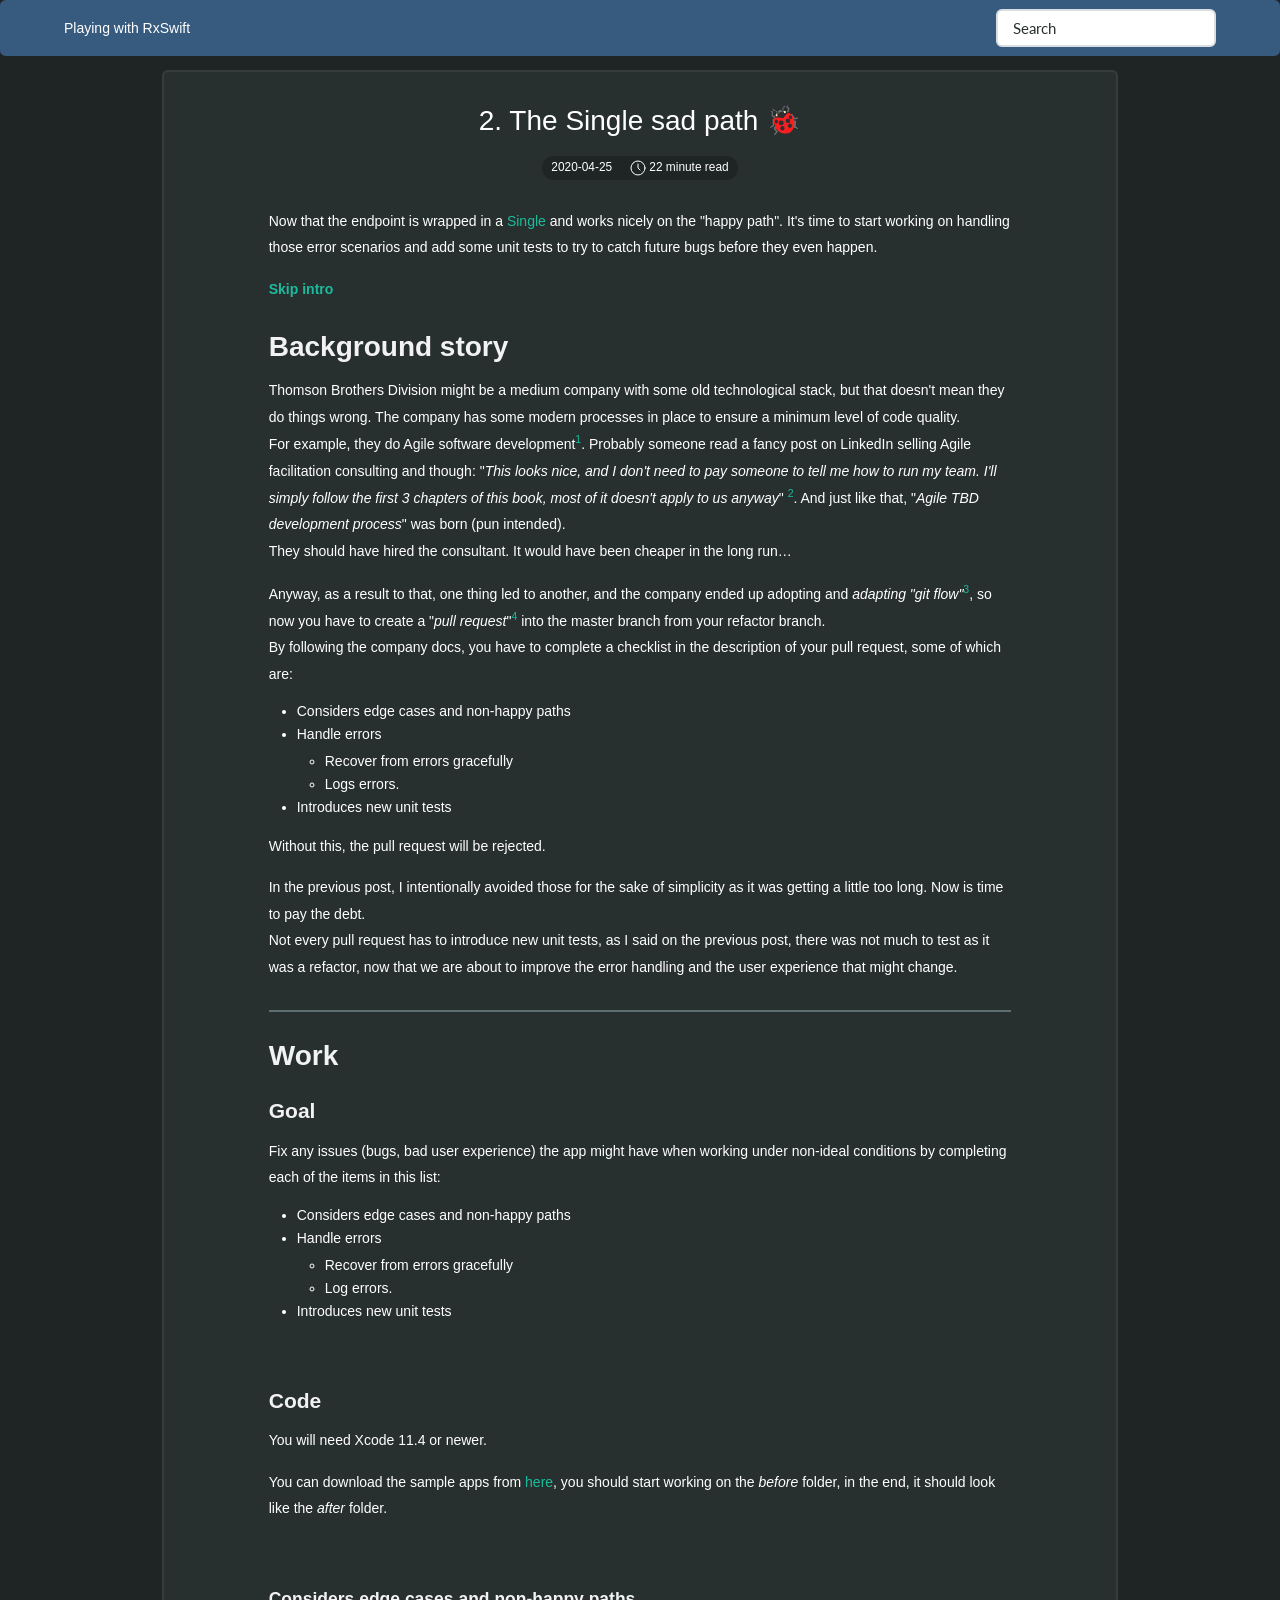
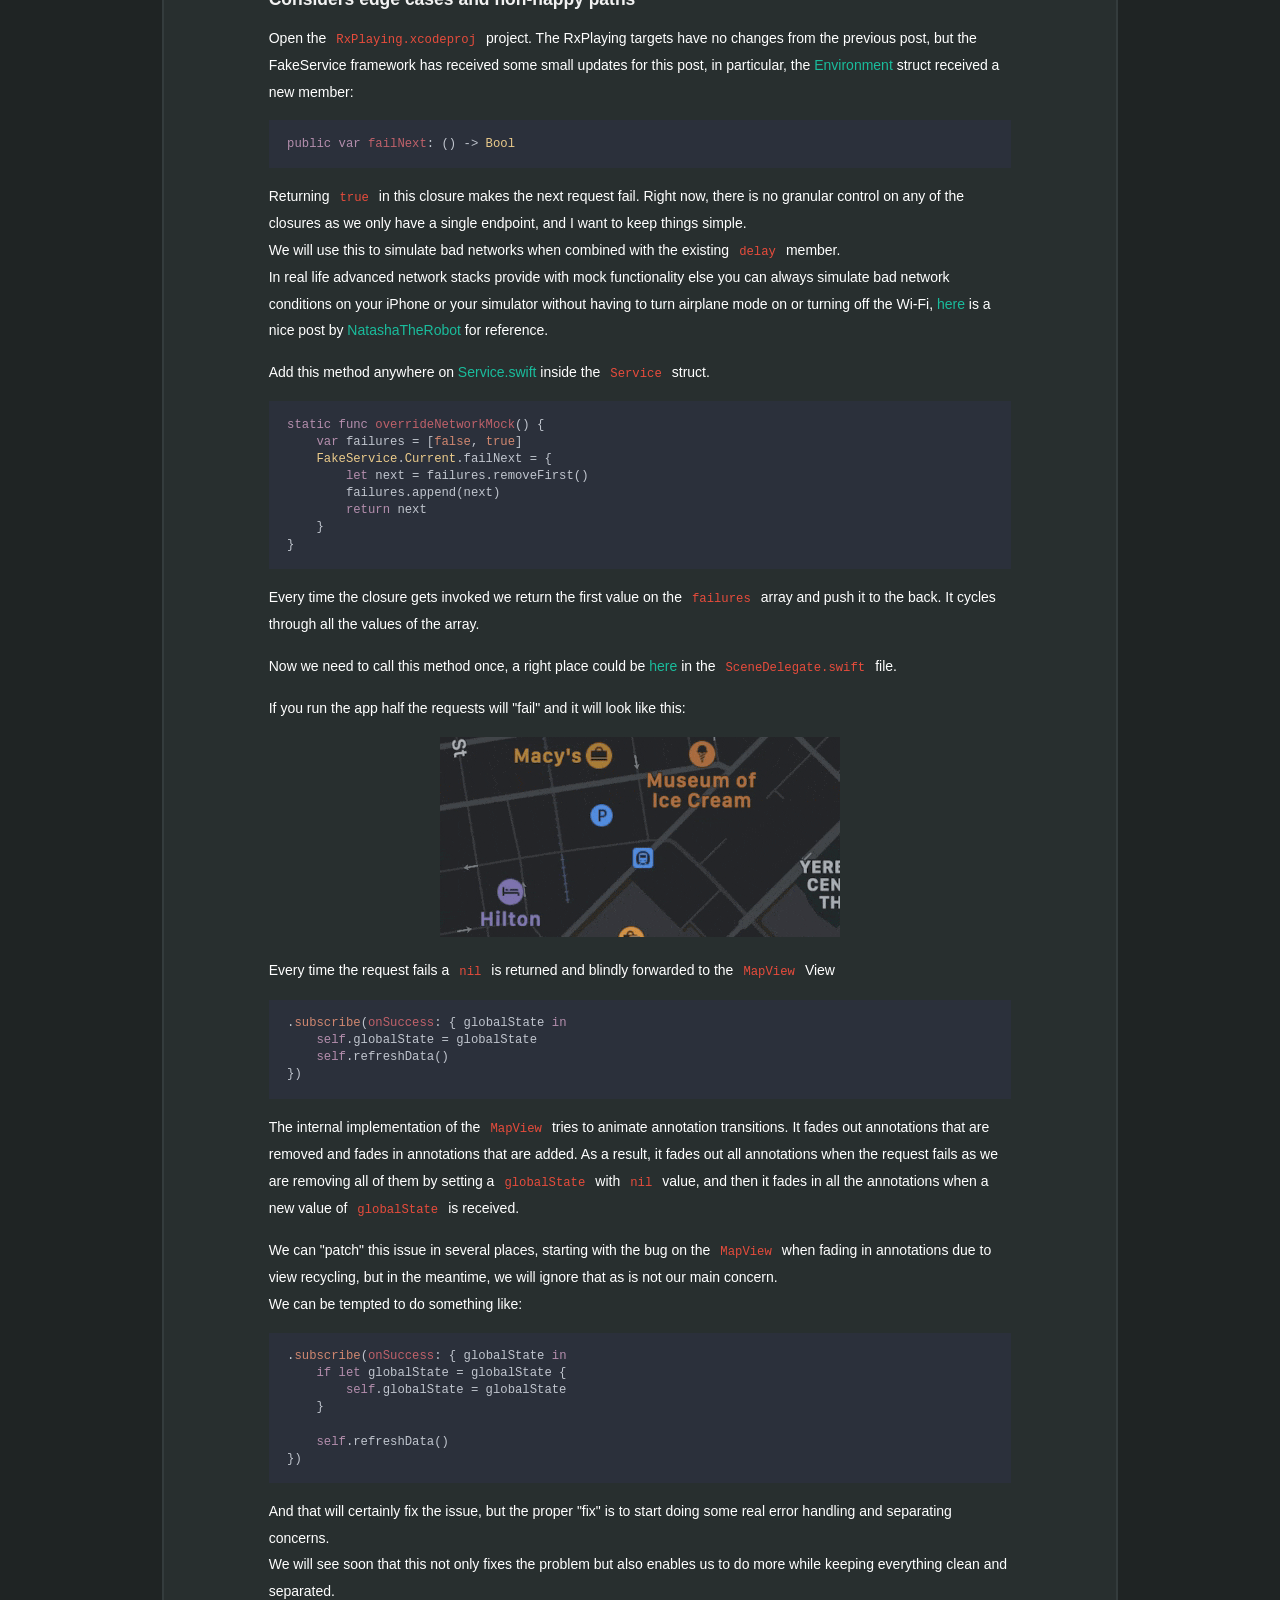
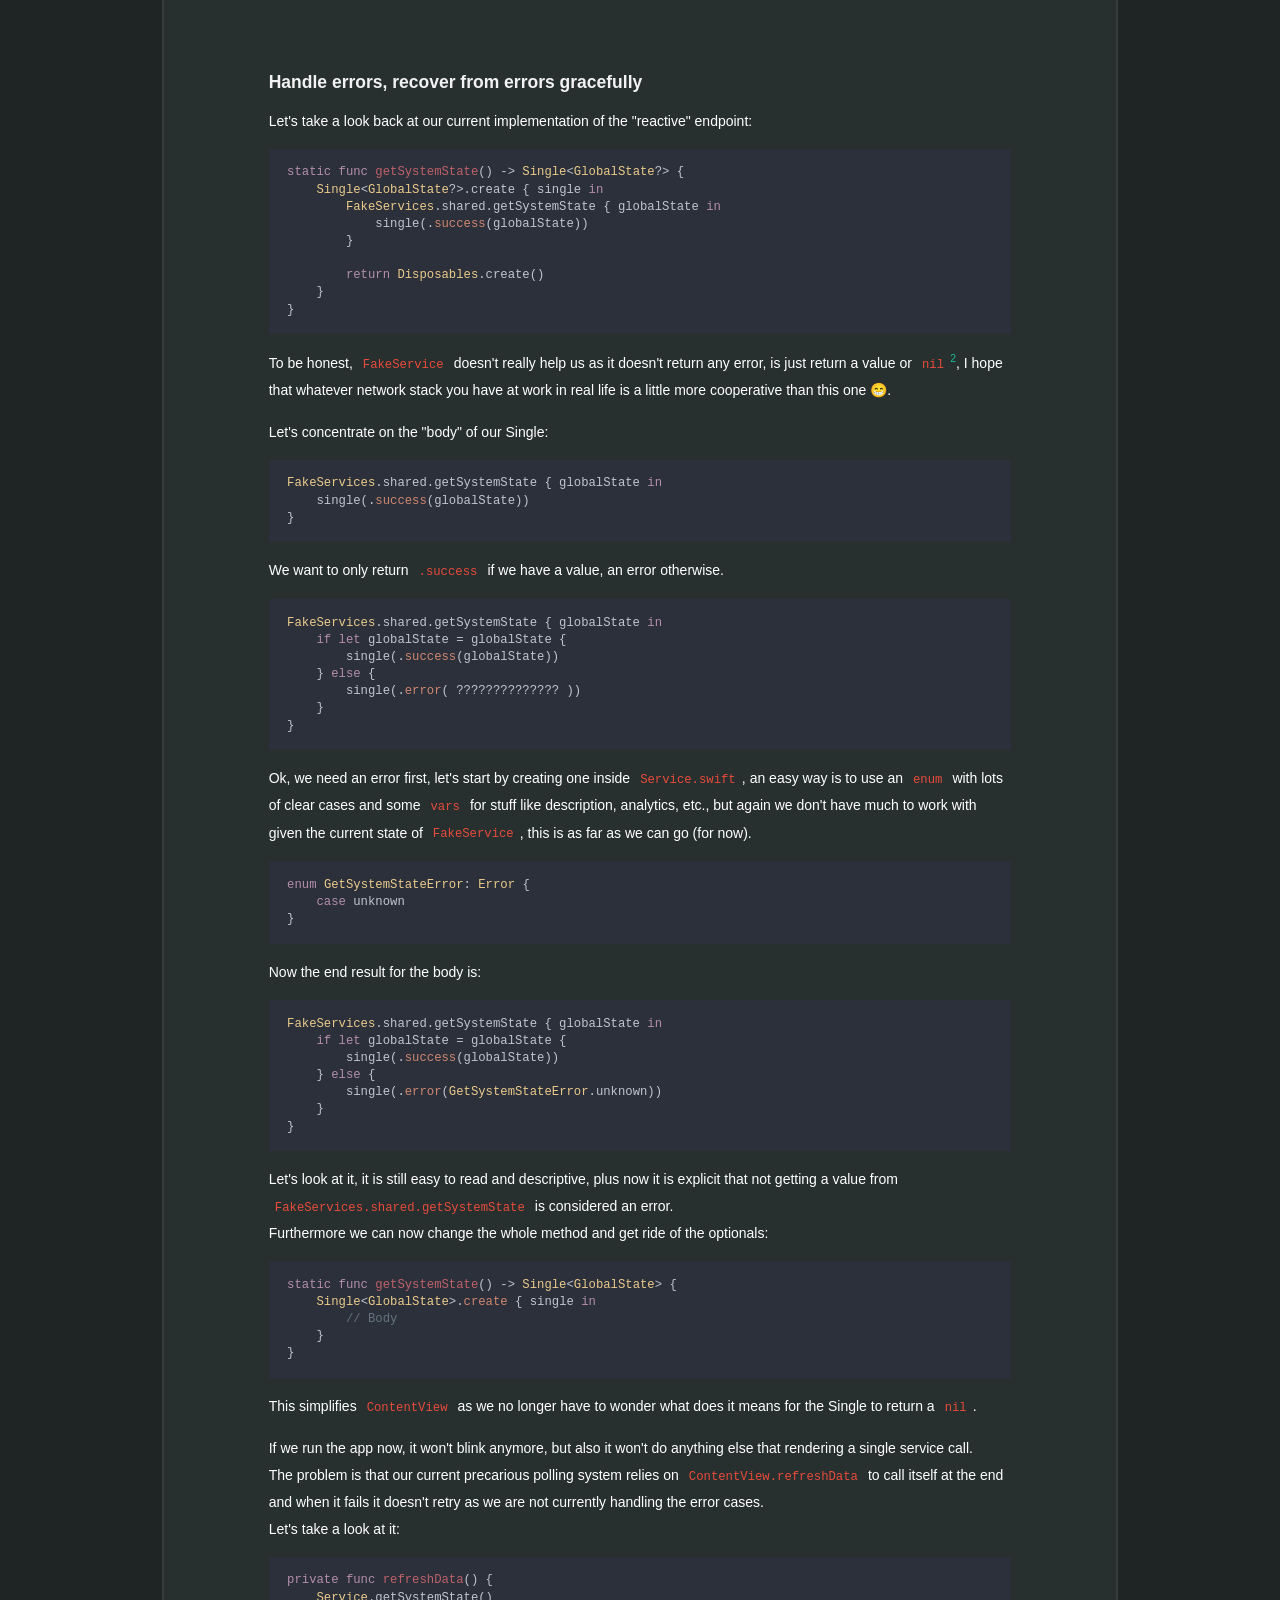
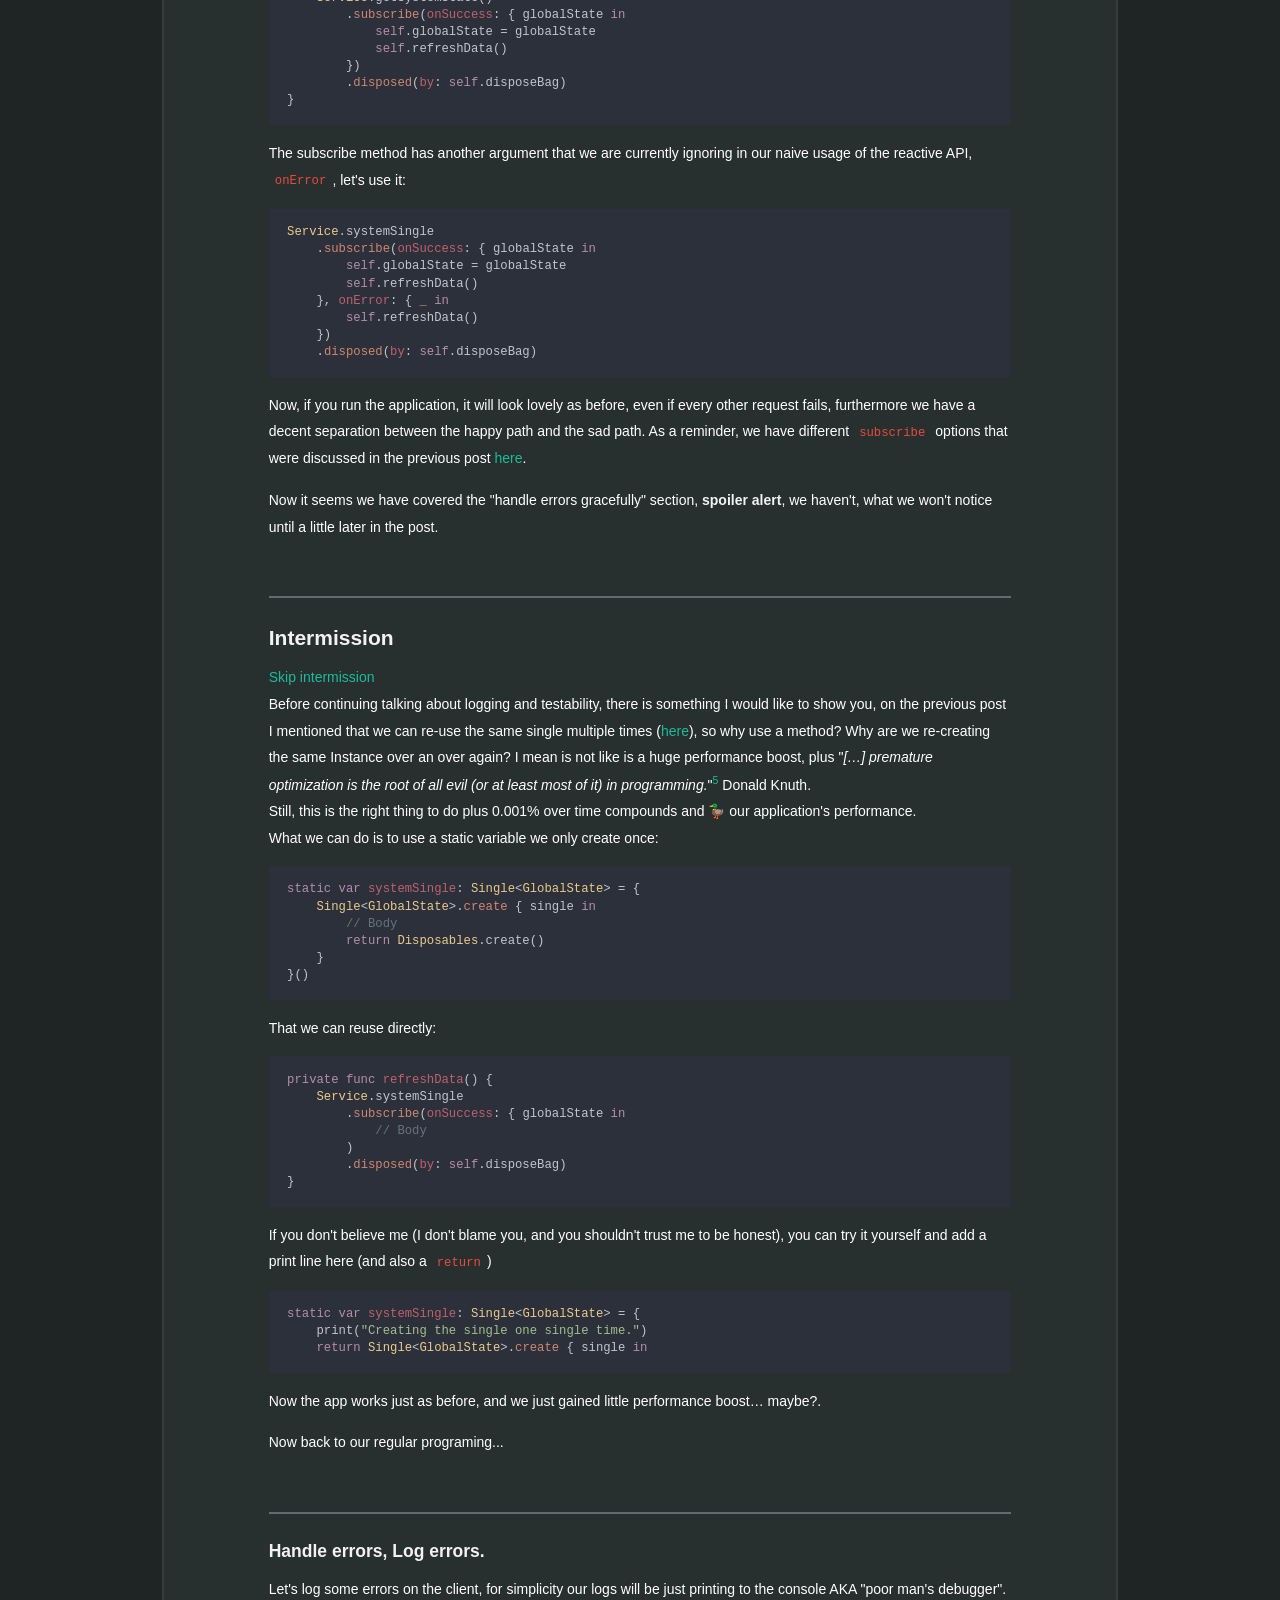
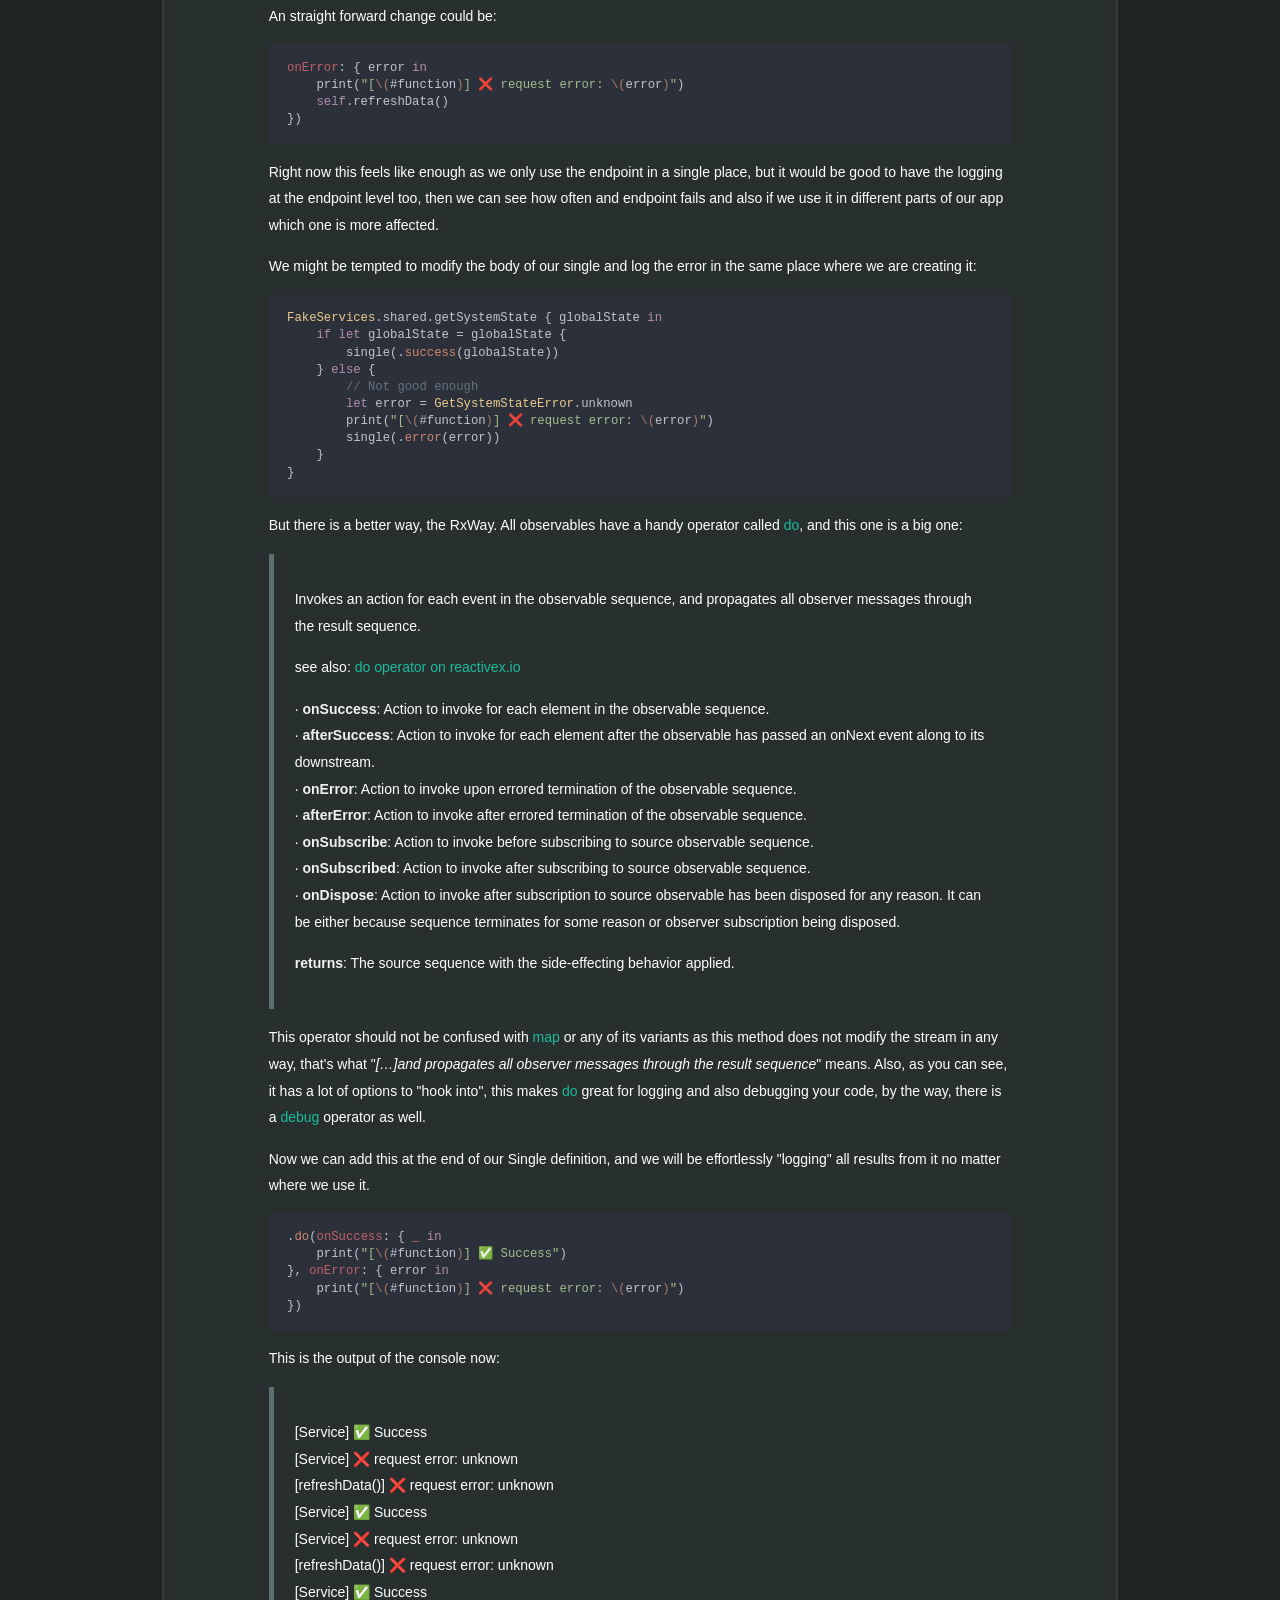
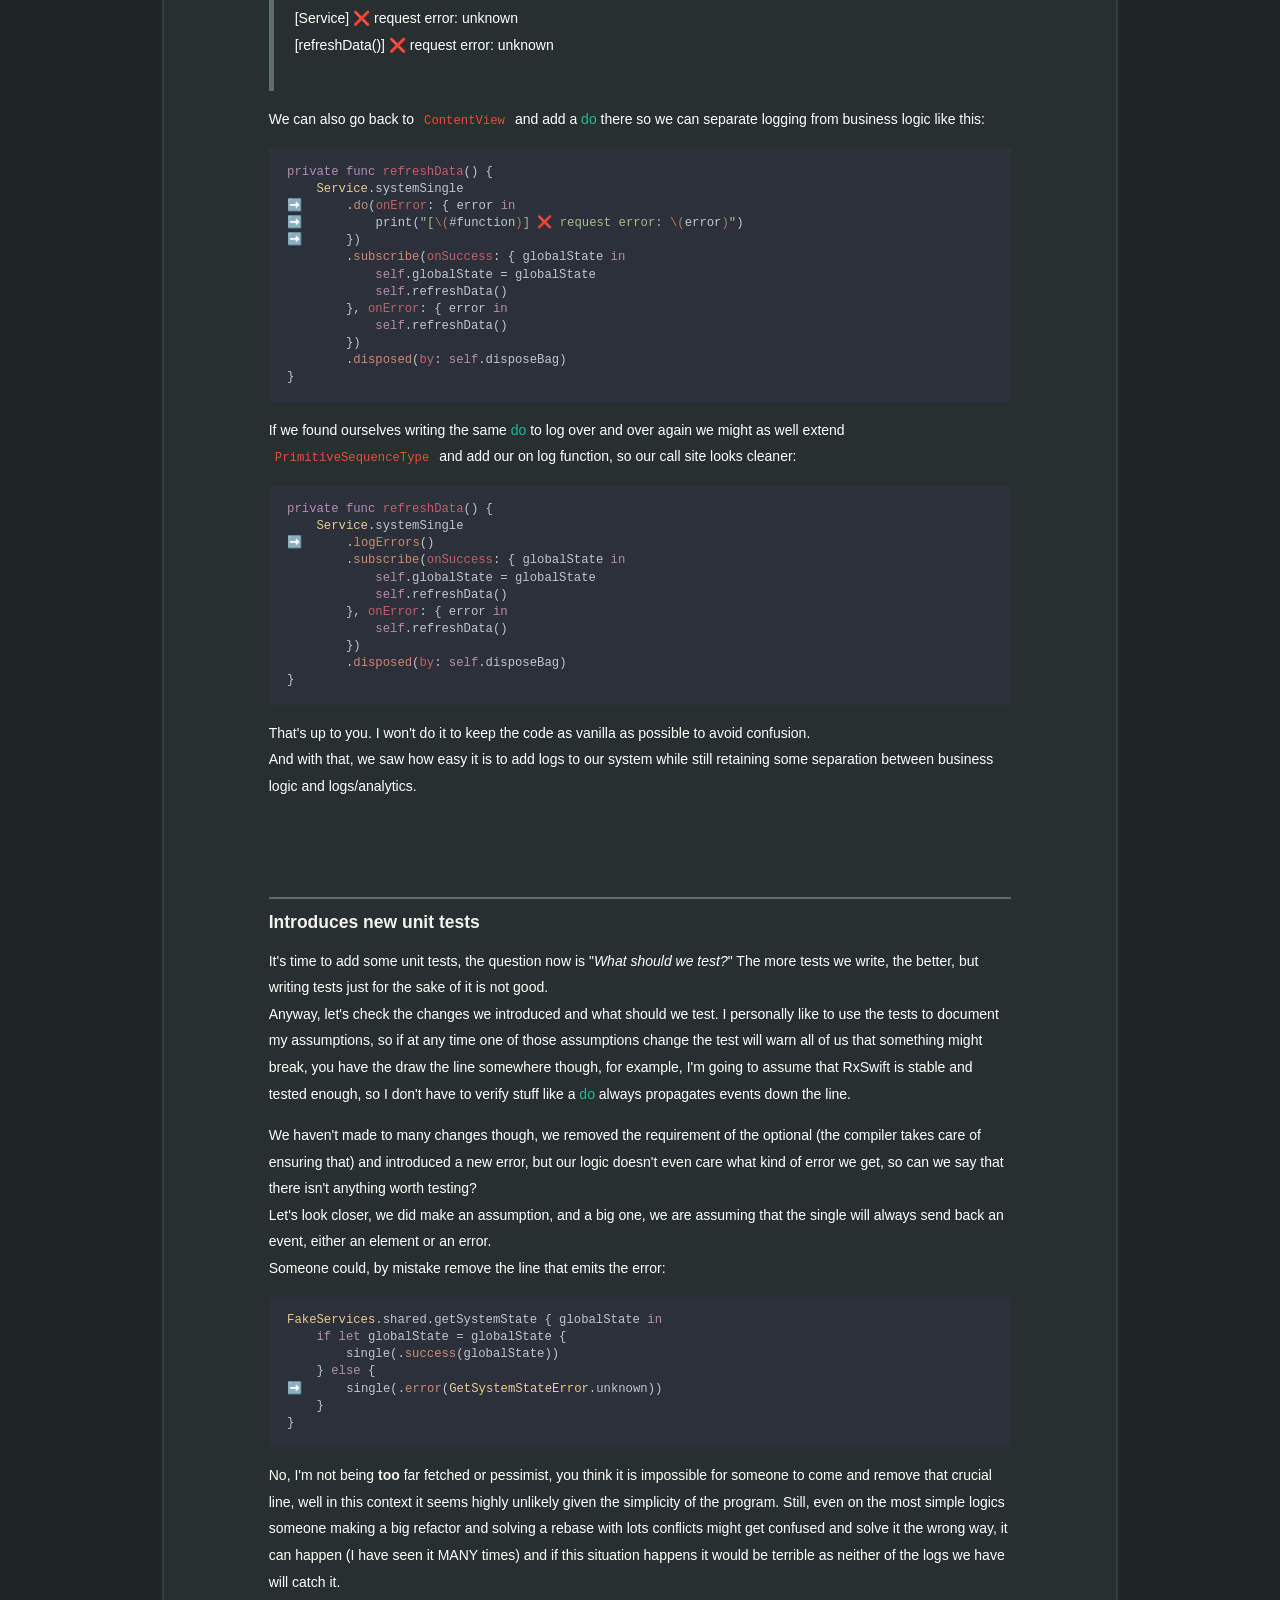
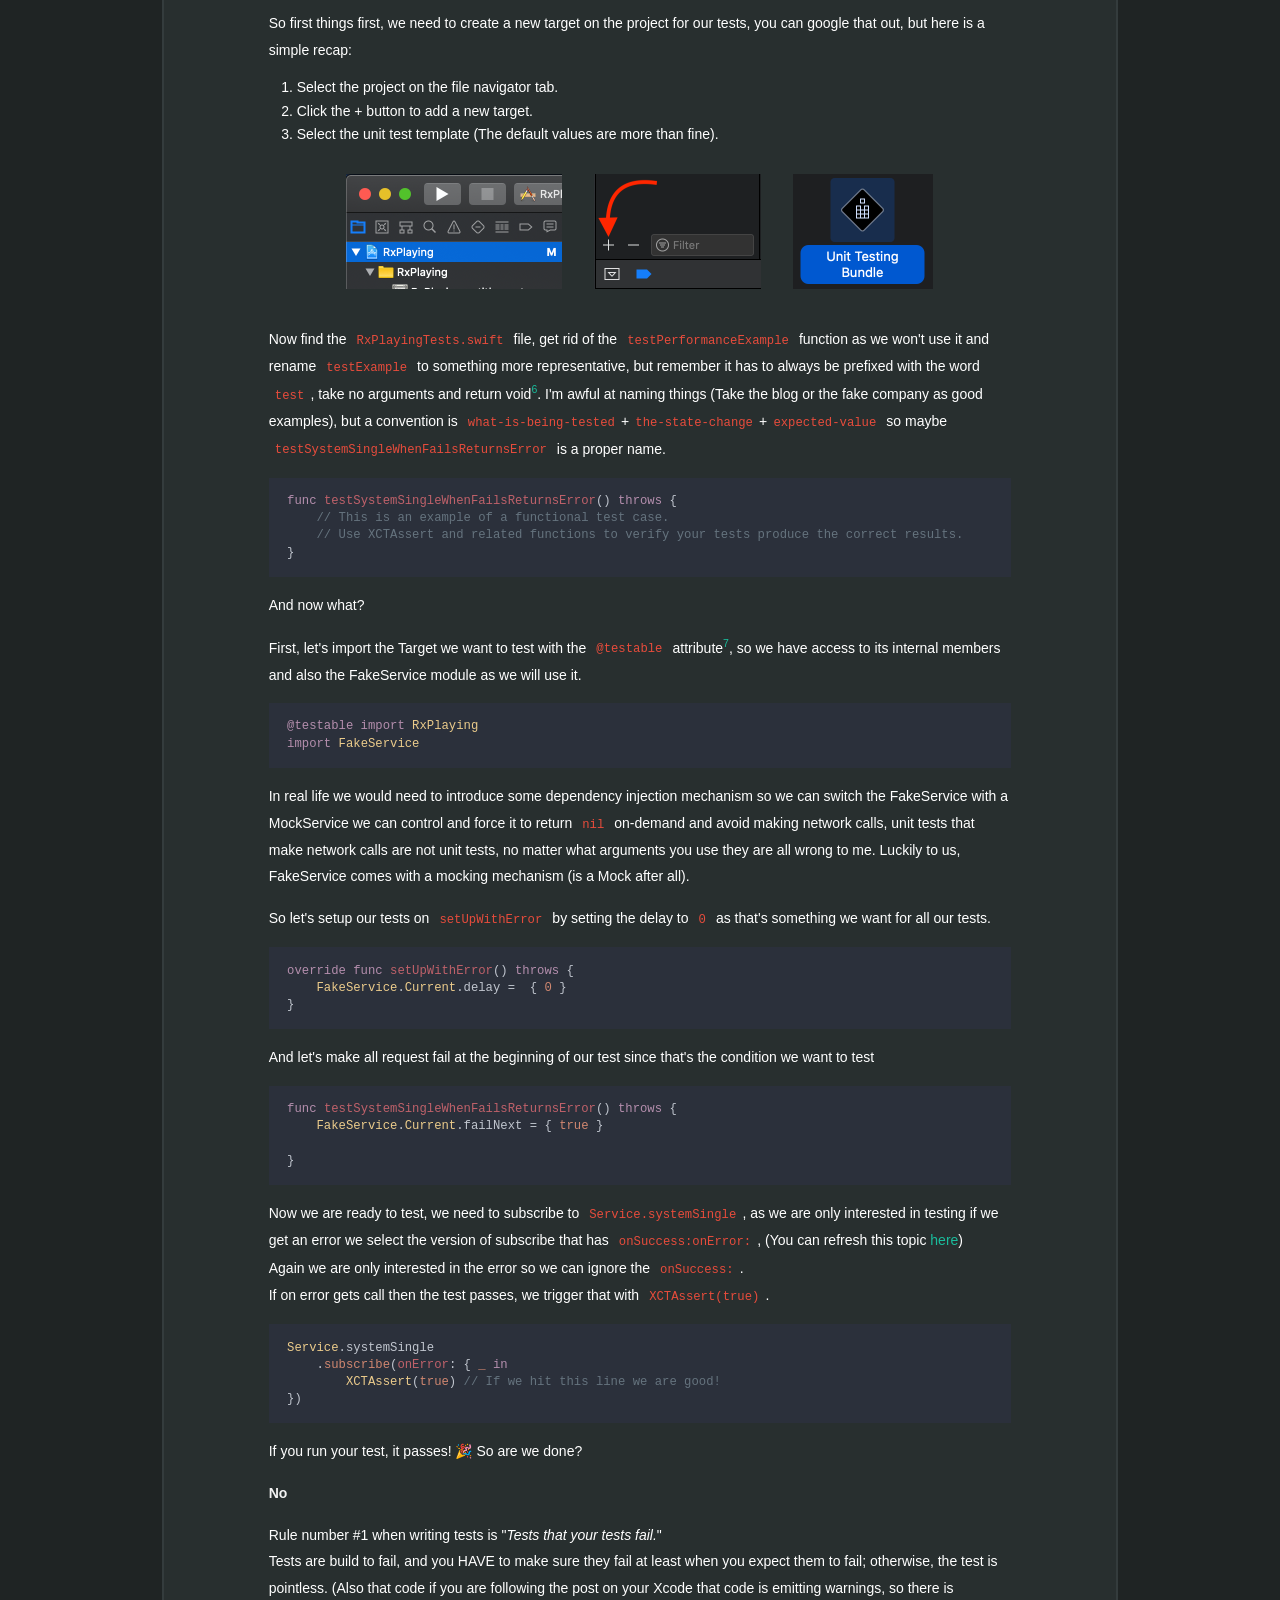
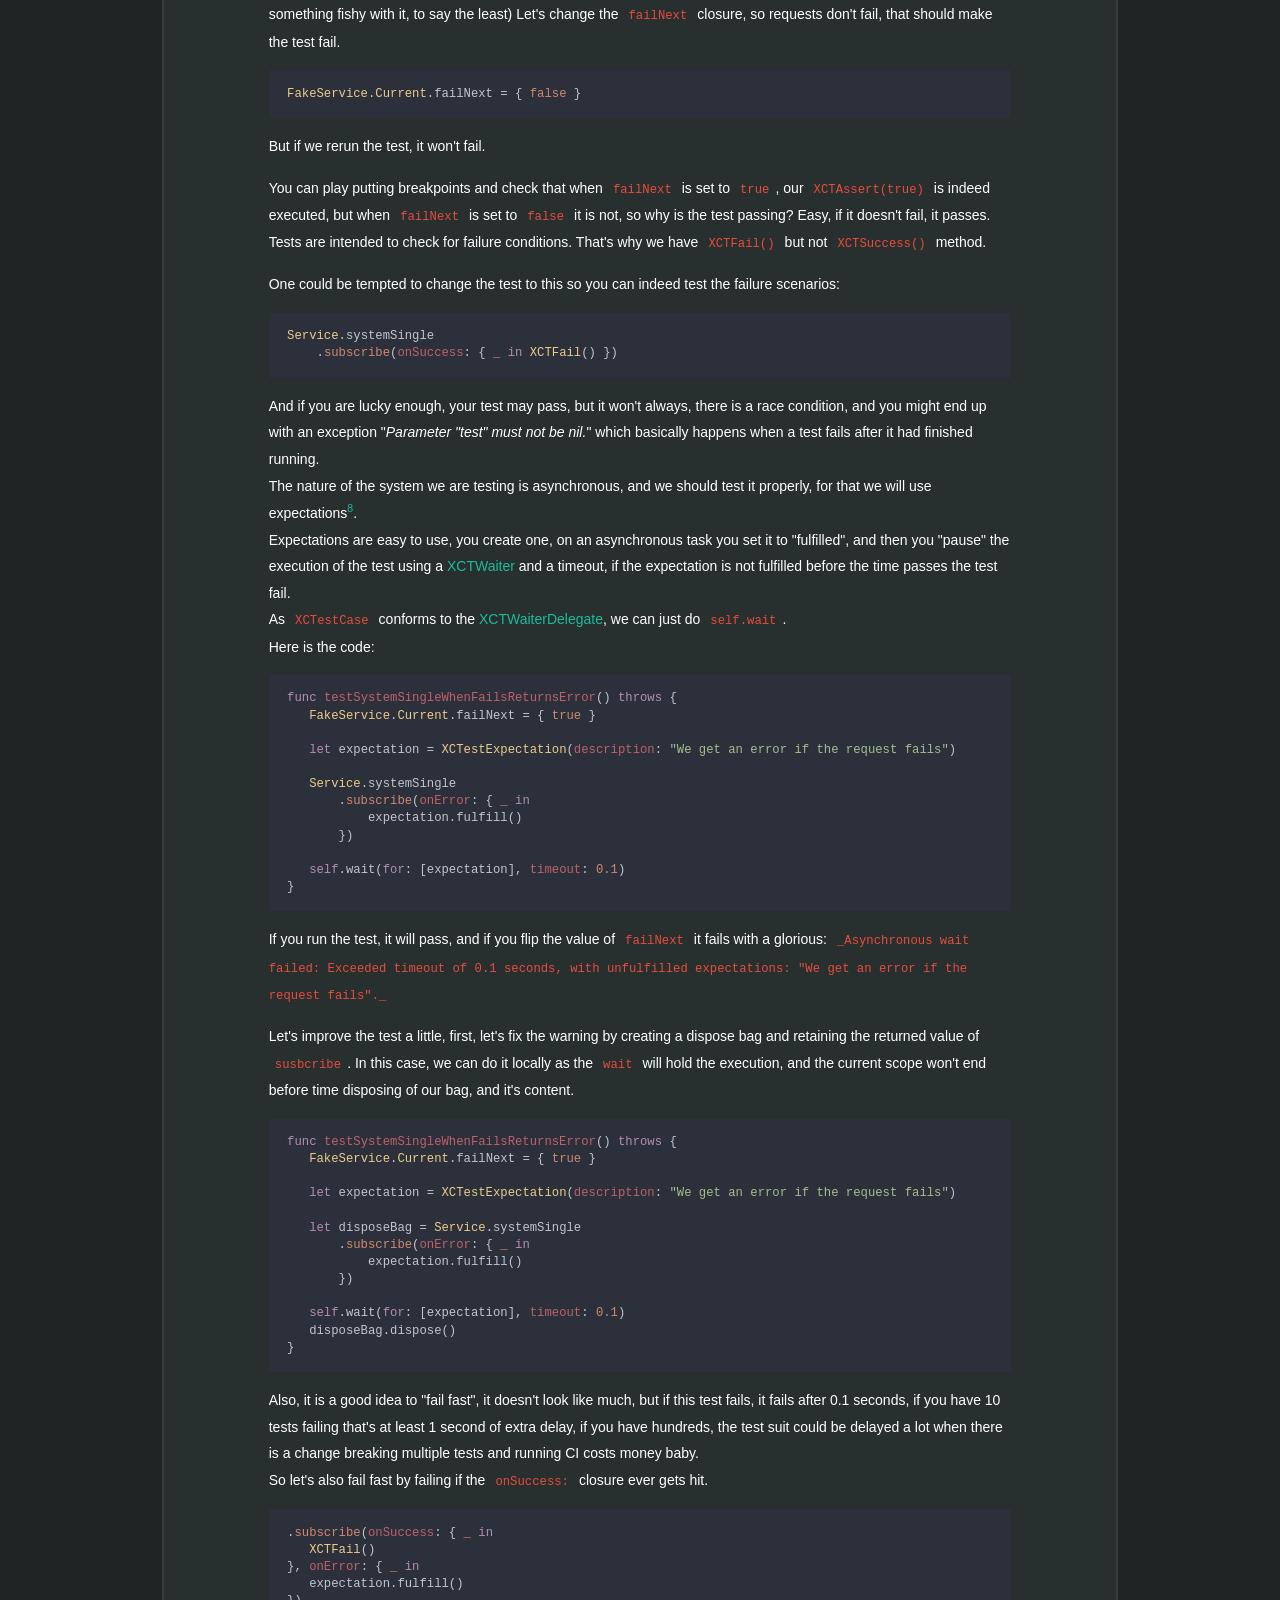
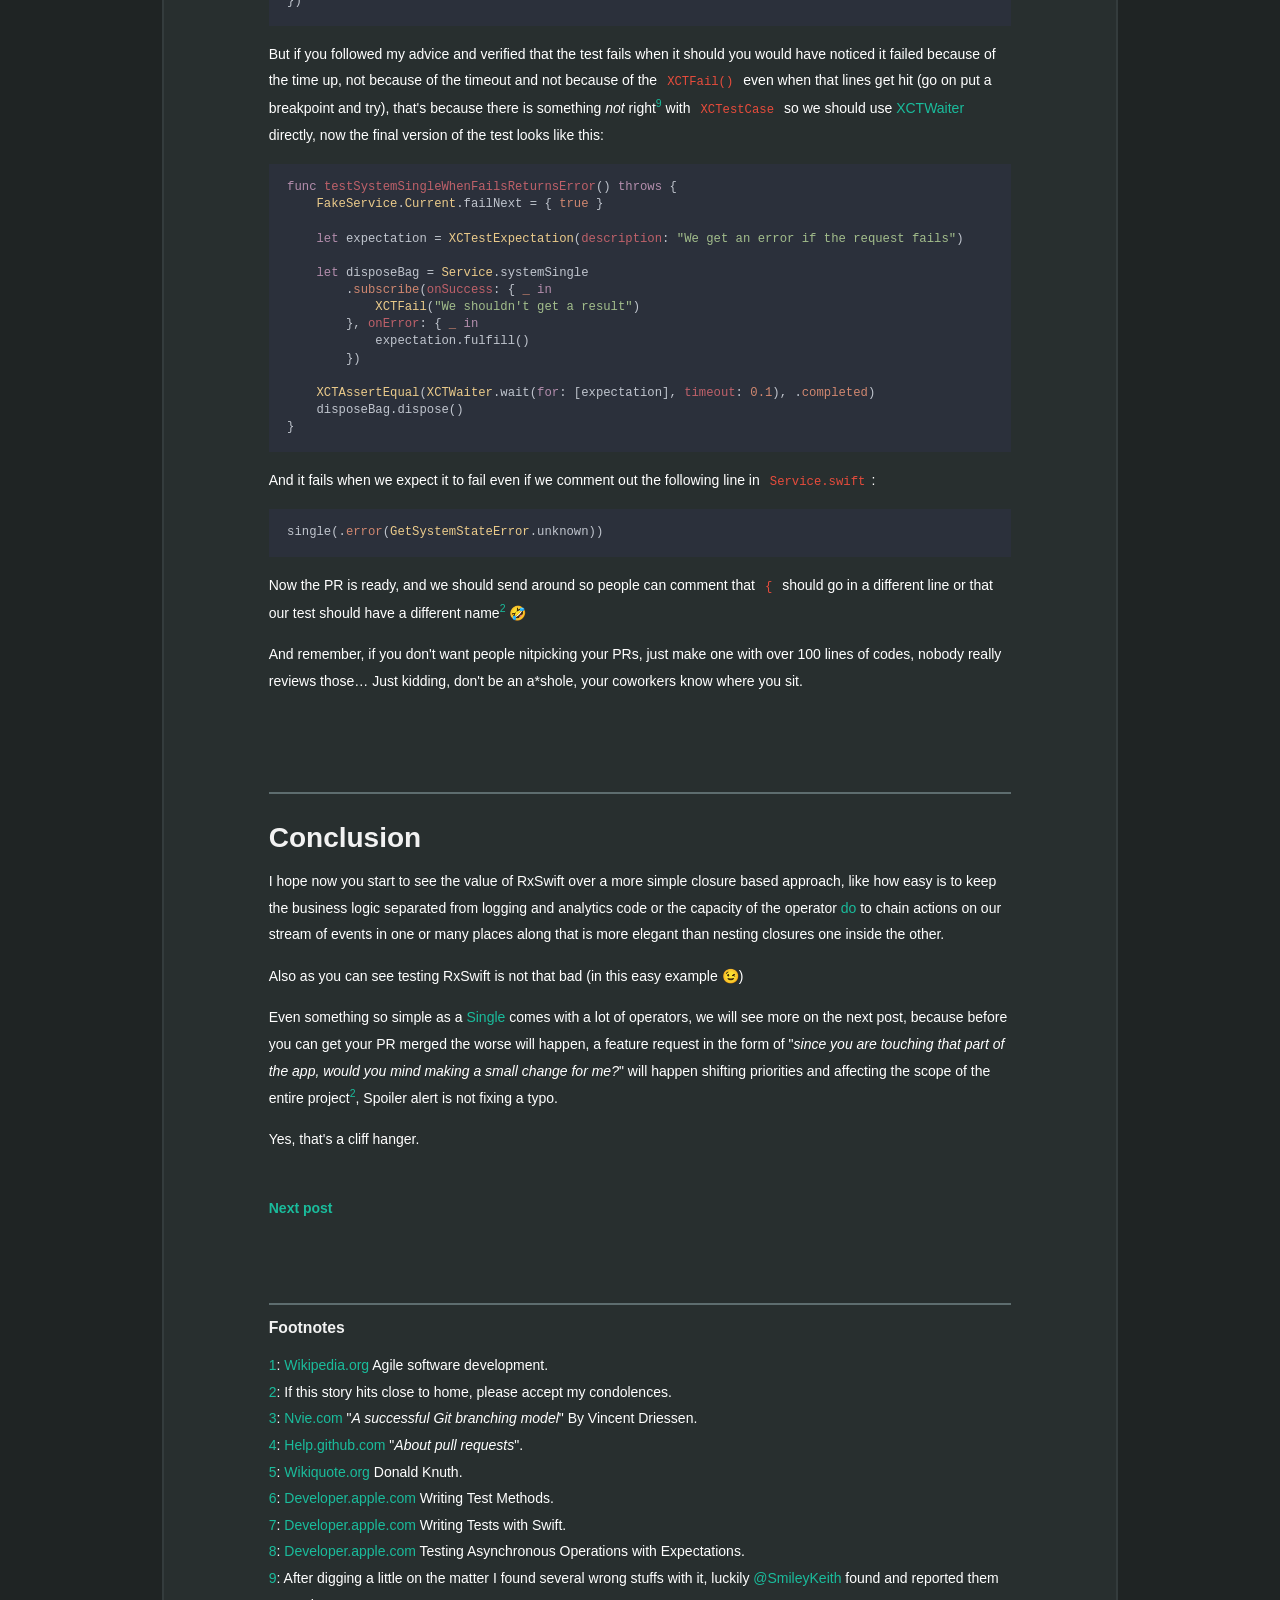
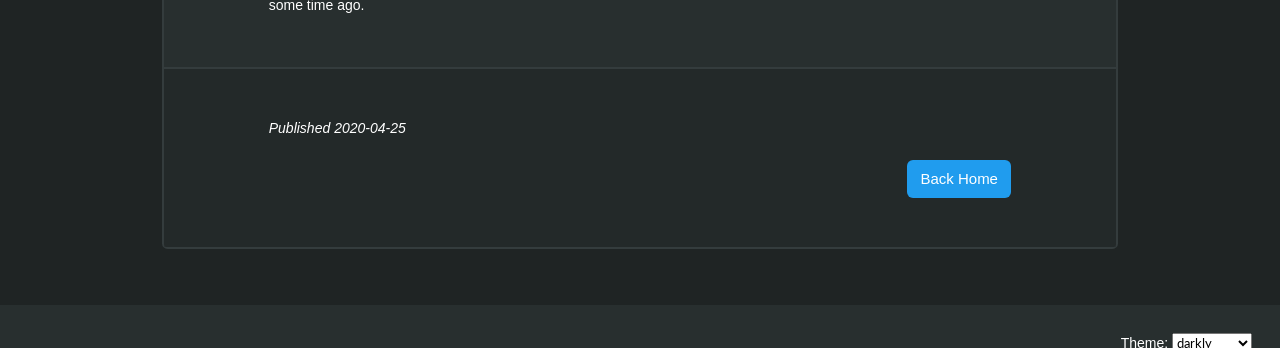
<file: post-002/index.html>
<!DOCTYPE html>
<html>

<head>
    
    <meta http-equiv="X-UA-Compatible" content="IE=edge">
    <meta http-equiv="content-type" content="text/html; charset=utf-8">

    <!-- Enable responsiveness on mobile devices-->
    <meta name="viewport" content="width=device-width, initial-scale=1.0, maximum-scale=1">

    <title>
        
    </title>

    

<link id="darkly" class="stylesheet" rel="stylesheet"
    href="https:&#x2F;&#x2F;julioacarrettoni.github.io&#x2F;playing-with-rxswift&#x2F;darkly.css" />


    <!-- This script must follow css -->
    
    <script type="text/javascript" src="https:&#x2F;&#x2F;julioacarrettoni.github.io&#x2F;playing-with-rxswift&#x2F;js&#x2F;zulma_switchcss.js"></script>
    

    

    
    <script defer type="text/javascript" src="https:&#x2F;&#x2F;julioacarrettoni.github.io&#x2F;playing-with-rxswift&#x2F;elasticlunr.min.js"></script>
    <script defer type="text/javascript" src="https:&#x2F;&#x2F;julioacarrettoni.github.io&#x2F;playing-with-rxswift&#x2F;search_index.en.js"></script>
    

    
    

    <noscript>
        <style>
            .navbar-menu {
                display: block;
            }

            .js-only {
                display: none;
            }
        </style>
    </noscript>
    
</head>

<body>
    
    
<!-- START NAV -->


    

<header>
    <nav class="navbar">
        <div class="container">
            <div class="navbar-brand">
                
                <a class="navbar-item" href="/playing-with-rxswift">
                    
                    <span>Playing with RxSwift</span>
                    
                </a>
                
                <span class="navbar-burger burger" data-target="navbarMenu">
                    <span></span>
                    <span></span>
                    <span></span>
                </span>
            </div>
            <div id="navbarMenu" class="navbar-menu">
                <div class="navbar-end">
                    

                    
                    <div class="navbar-item search-container js-only">
                        <input class="input" id="search" type="search" placeholder="Search">

                        <div class="search-results box">
                            <div class="search-results__items"></div>
                        </div>
                    </div>
                    
                </div>
            </div>
        </div>
    </nav>
</header>


    

<!-- END NAV -->
<main>
    <section class="container">
        <div class="columns is-desktop">
            <div class="column is-10-desktop is-offset-1-desktop">
                <article itemscope itemtype="http://schema.org/BlogPosting">
                    <div class="card article">
                        <div class="card-content">
                            
<header>
    <div class="has-text-centered">
        <a href="https://julioacarrettoni.github.io/playing-with-rxswift/post-002/">
            <p class="title article-title">2. The Single sad path 🐞
            </p>
        </a>
        <div class="tags has-addons level-item">
            <span class="tag is-rounded">2020-04-25</span>
                       
            <span class="tag is-rounded">
<svg class="i-clock" viewBox="0 0 32 32" width="16" height="16" fill="none" stroke="currentcolor" stroke-linecap="round"
    stroke-linejoin="round" stroke-width="6.25%">
    <circle cx="16" cy="16" r="14" />
    <path d="M16 8 L16 16 20 20" />
</svg>
<span>&nbsp;22 minute read</span>
</span>
        </div>
    </div>
</header>

                            <div itemprop="articleBody" class="content article-body">
                                <p>Now that the endpoint is wrapped in a <a href="https://github.com/ReactiveX/RxSwift/blob/master/Documentation/Traits.md#single">Single</a> and works nicely on the &quot;happy path&quot;. It's time to start working on handling those error scenarios and add some unit tests to try to catch future bugs before they even happen.</p>
<p><strong><a href="https://julioacarrettoni.github.io/playing-with-rxswift/post-002/#skip_intro">Skip intro</a></strong></p>
<span id="continue-reading"></span><h1 id="story">Background story</h1>
<p>Thomson Brothers Division might be a medium company with some old technological stack, but that doesn't mean they do things wrong. The company has some modern processes in place to ensure a minimum level of code quality.<br />
For example, they do Agile software development<sup><a href="https://julioacarrettoni.github.io/playing-with-rxswift/post-002/#1">1</a></sup>. Probably someone read a fancy post on LinkedIn selling Agile facilitation consulting and though: &quot;<em>This looks nice, and I don't need to pay someone to tell me how to run my team. I'll simply follow the first 3 chapters of this book, most of it doesn't apply to us anyway</em>&quot; <sup><a href="https://julioacarrettoni.github.io/playing-with-rxswift/post-002/#2">2</a></sup>. And just like that, &quot;<em>Agile TBD development process</em>&quot; was born (pun intended).<br />
They should have hired the consultant. It would have been cheaper in the long run…</p>
<p>Anyway, as a result to that, one thing led to another, and the company ended up adopting and <em>adapting</em> <em>&quot;git flow&quot;</em><sup><a href="https://julioacarrettoni.github.io/playing-with-rxswift/post-002/#3">3</a></sup>, so now you have to create a &quot;<em>pull request</em>&quot;<sup><a href="https://julioacarrettoni.github.io/playing-with-rxswift/post-002/#4">4</a></sup> into the master branch from your refactor branch.<br />
By following the company docs, you have to complete a checklist in the description of your pull request, some of which are:</p>
<ul>
<li>Considers edge cases and non-happy paths</li>
<li>Handle errors
<ul>
<li>Recover from errors gracefully</li>
<li>Logs errors.</li>
</ul>
</li>
<li>Introduces new unit tests</li>
</ul>
<p>Without this, the pull request will be rejected.</p>
<p>In the previous post, I intentionally avoided those for the sake of simplicity as it was getting a little too long. Now is time to pay the debt.<br />
Not every pull request has to introduce new unit tests, as I said on the previous post, there was not much to test as it was a refactor, now that we are about to improve the error handling and the user experience that might change.</p>
<table><thead><tr><th></th></tr></thead><tbody>
</tbody></table>
<h1 id="skip_intro">Work</h1>
<h3 id="goal">Goal</h3>
<p>Fix any issues (bugs, bad user experience) the app might have when working under non-ideal conditions by completing each of the items in this list:</p>
<ul>
<li>Considers edge cases and non-happy paths</li>
<li>Handle errors
<ul>
<li>Recover from errors gracefully</li>
<li>Log errors.</li>
</ul>
</li>
<li>Introduces new unit tests
 <br />
 <br />
 </li>
</ul>
<h3 id="code">Code</h3>
<p>You will need Xcode 11.4 or newer.</p>
<p>You can download the sample apps from <a href="https://github.com/Julioacarrettoni/playing-with-rxswift/tree/master/002">here</a>, you should start working on the <em>before</em> folder, in the end, it should look like the <em>after</em> folder.
 <br />
 <br />
 </p>
<h4 id="considers-edge-cases-and-non-happy-paths">Considers edge cases and non-happy paths</h4>
<p>Open the <code>RxPlaying.xcodeproj</code> project. The RxPlaying targets have no changes from the previous post, but the FakeService framework has received some small updates for this post, in particular, the <a href="https://github.com/Julioacarrettoni/playing-with-rxswift/blob/master/002/Before/FakeService/FakeServices.swift#L3-L11">Environment</a> struct received a new member:</p>
<pre style="background-color:#2b303b;">
<span style="color:#b48ead;">public var </span><span style="color:#bf616a;">failNext</span><span style="color:#c0c5ce;">: () -&gt; </span><span style="color:#ebcb8b;">Bool
</span></pre>
<p>Returning <code>true</code> in this closure makes the next request fail. Right now, there is no granular control on any of the closures as we only have a single endpoint, and I want to keep things simple.<br />
We will use this to simulate bad networks when combined with the existing <code>delay</code> member.<br />
In real life advanced network stacks provide with mock functionality else you can always simulate bad network conditions on your iPhone or your simulator without having to turn airplane mode on or turning off the Wi-Fi, <a href="https://www.natashatherobot.com/simulate-bad-network-ios-simulator/">here</a> is a nice post by <a href="https://twitter.com/natashatherobot">NatashaTheRobot</a> for reference.</p>
<p>Add this method anywhere on <a href="https://github.com/Julioacarrettoni/playing-with-rxswift/blob/master/002/Before/RxPlaying/Services/Service.swift#L5">Service.swift</a> inside the <code>Service</code> struct.</p>
<pre style="background-color:#2b303b;">
<span style="color:#b48ead;">static func </span><span style="color:#bf616a;">overrideNetworkMock</span><span style="color:#c0c5ce;">() {
    </span><span style="color:#b48ead;">var</span><span style="color:#c0c5ce;"> failures = [</span><span style="color:#d08770;">false</span><span style="color:#c0c5ce;">, </span><span style="color:#d08770;">true</span><span style="color:#c0c5ce;">]
    </span><span style="color:#ebcb8b;">FakeService</span><span style="color:#c0c5ce;">.</span><span style="color:#ebcb8b;">Current</span><span style="color:#c0c5ce;">.failNext = {
        </span><span style="color:#b48ead;">let</span><span style="color:#c0c5ce;"> next = failures.removeFirst()
        failures.append(next)
        </span><span style="color:#b48ead;">return</span><span style="color:#c0c5ce;"> next
    }
}
</span></pre>
<p>Every time the closure gets invoked we return the first value on the <code>failures</code> array and push it to the back. It cycles through all the values of the array.</p>
<p>Now we need to call this method once, a right place could be <a href="https://github.com/Julioacarrettoni/playing-with-rxswift/blob/master/002/Before/RxPlaying/SceneDelegate.swift#L12">here</a> in the <code>SceneDelegate.swift</code> file.</p>
<p>If you run the app half the requests will &quot;fail&quot; and it will look like this:</p>
<div align="center"><img src="../002_gif_01.gif" alt="GIF animation of the app where icons blink"></div>
<p>Every time the request fails a <code>nil</code> is returned and blindly forwarded to the <code>MapView</code> View</p>
<pre style="background-color:#2b303b;">
<span style="color:#c0c5ce;">.</span><span style="color:#d08770;">subscribe</span><span style="color:#c0c5ce;">(</span><span style="color:#bf616a;">onSuccess</span><span style="color:#c0c5ce;">: { globalState </span><span style="color:#b48ead;">in
    self</span><span style="color:#c0c5ce;">.globalState = globalState
    </span><span style="color:#b48ead;">self</span><span style="color:#c0c5ce;">.refreshData()
})
</span></pre>
<p>The internal implementation of the <code>MapView</code> tries to animate annotation transitions. It fades out annotations that are removed and fades in annotations that are added. As a result, it fades out all annotations when the request fails as we are removing all of them by setting a <code>globalState</code> with <code>nil</code> value, and then it fades in all the annotations when a new value of <code>globalState</code> is received.</p>
<p>We can &quot;patch&quot; this issue in several places, starting with the bug on the <code>MapView</code> when fading in annotations due to view recycling, but in the meantime, we will ignore that as is not our main concern.<br />
We can be tempted to do something like:</p>
<pre style="background-color:#2b303b;">
<span style="color:#c0c5ce;">.</span><span style="color:#d08770;">subscribe</span><span style="color:#c0c5ce;">(</span><span style="color:#bf616a;">onSuccess</span><span style="color:#c0c5ce;">: { globalState </span><span style="color:#b48ead;">in
    if let</span><span style="color:#c0c5ce;"> globalState = globalState {
        </span><span style="color:#b48ead;">self</span><span style="color:#c0c5ce;">.globalState = globalState
    }

    </span><span style="color:#b48ead;">self</span><span style="color:#c0c5ce;">.refreshData()
})
</span></pre>
<p>And that will certainly fix the issue, but the proper &quot;fix&quot; is to start doing some real error handling and separating concerns.<br />
We will see soon that this not only fixes the problem but also enables us to do more while keeping everything clean and separated.
 <br />
 <br />
 </p>
<h4 id="pr_req_1">Handle errors, recover from errors gracefully</h4>
<p>Let's take a look back at our current implementation of the &quot;reactive&quot; endpoint:</p>
<pre style="background-color:#2b303b;">
<span style="color:#b48ead;">static func </span><span style="color:#bf616a;">getSystemState</span><span style="color:#c0c5ce;">() -&gt; </span><span style="color:#ebcb8b;">Single</span><span style="color:#c0c5ce;">&lt;</span><span style="color:#ebcb8b;">GlobalState</span><span style="color:#c0c5ce;">?&gt; {
    </span><span style="color:#ebcb8b;">Single</span><span style="color:#c0c5ce;">&lt;</span><span style="color:#ebcb8b;">GlobalState</span><span style="color:#c0c5ce;">?&gt;.create { single </span><span style="color:#b48ead;">in
        </span><span style="color:#ebcb8b;">FakeServices</span><span style="color:#c0c5ce;">.shared.getSystemState { globalState </span><span style="color:#b48ead;">in</span><span style="color:#c0c5ce;">
            single(.</span><span style="color:#d08770;">success</span><span style="color:#c0c5ce;">(globalState))
        }
        
        </span><span style="color:#b48ead;">return </span><span style="color:#ebcb8b;">Disposables</span><span style="color:#c0c5ce;">.create()
    }
}
</span></pre>
<p>To be honest, <code>FakeService</code> doesn't really help us as it doesn't return any error, is just return a value or <code>nil</code><sup><a href="https://julioacarrettoni.github.io/playing-with-rxswift/post-002/#2">2</a></sup>, I hope that whatever network stack you have at work in real life is a little more cooperative than this one 😁.</p>
<p>Let's concentrate on the &quot;body&quot; of our Single:</p>
<pre style="background-color:#2b303b;">
<span style="color:#ebcb8b;">FakeServices</span><span style="color:#c0c5ce;">.shared.getSystemState { globalState </span><span style="color:#b48ead;">in</span><span style="color:#c0c5ce;">
    single(.</span><span style="color:#d08770;">success</span><span style="color:#c0c5ce;">(globalState))
}
</span></pre>
<p>We want to only return <code>.success</code> if we have a value, an error otherwise.</p>
<pre style="background-color:#2b303b;">
<span style="color:#ebcb8b;">FakeServices</span><span style="color:#c0c5ce;">.shared.getSystemState { globalState </span><span style="color:#b48ead;">in
    if let</span><span style="color:#c0c5ce;"> globalState = globalState {
        single(.</span><span style="color:#d08770;">success</span><span style="color:#c0c5ce;">(globalState))
    } </span><span style="color:#b48ead;">else</span><span style="color:#c0c5ce;"> {
        single(.</span><span style="color:#d08770;">error</span><span style="color:#c0c5ce;">( ?????????????? ))
    }
}
</span></pre>
<p>Ok, we need an error first, let's start by creating one inside <code>Service.swift</code>, an easy way is to use an <code>enum</code> with lots of clear cases and some <code>vars</code> for stuff like description, analytics, etc., but again we don't have much to work with given the current state of <code>FakeService</code>, this is as far as we can go (for now).</p>
<pre style="background-color:#2b303b;">
<span style="color:#b48ead;">enum </span><span style="color:#ebcb8b;">GetSystemStateError</span><span style="color:#c0c5ce;">: </span><span style="color:#ebcb8b;">Error</span><span style="color:#c0c5ce;"> {
    </span><span style="color:#b48ead;">case</span><span style="color:#c0c5ce;"> unknown
}
</span></pre>
<p>Now the end result for the body is:</p>
<pre style="background-color:#2b303b;">
<span style="color:#ebcb8b;">FakeServices</span><span style="color:#c0c5ce;">.shared.getSystemState { globalState </span><span style="color:#b48ead;">in
    if let</span><span style="color:#c0c5ce;"> globalState = globalState {
        single(.</span><span style="color:#d08770;">success</span><span style="color:#c0c5ce;">(globalState))
    } </span><span style="color:#b48ead;">else</span><span style="color:#c0c5ce;"> {
        single(.</span><span style="color:#d08770;">error</span><span style="color:#c0c5ce;">(</span><span style="color:#ebcb8b;">GetSystemStateError</span><span style="color:#c0c5ce;">.unknown))
    }
}
</span></pre>
<p>Let's look at it, it is still easy to read and descriptive, plus now it is explicit that not getting a value from <code>FakeServices.shared.getSystemState</code> is considered an error.<br />
Furthermore we can now change the whole method and get ride of the optionals:</p>
<pre style="background-color:#2b303b;">
<span style="color:#b48ead;">static func </span><span style="color:#bf616a;">getSystemState</span><span style="color:#c0c5ce;">() -&gt; </span><span style="color:#ebcb8b;">Single</span><span style="color:#c0c5ce;">&lt;</span><span style="color:#ebcb8b;">GlobalState</span><span style="color:#c0c5ce;">&gt; {
    </span><span style="color:#ebcb8b;">Single</span><span style="color:#c0c5ce;">&lt;</span><span style="color:#ebcb8b;">GlobalState</span><span style="color:#c0c5ce;">&gt;.</span><span style="color:#d08770;">create</span><span style="color:#c0c5ce;"> { single </span><span style="color:#b48ead;">in
        </span><span style="color:#65737e;">// Body
</span><span style="color:#c0c5ce;">    }
}
</span></pre>
<p>This simplifies <code>ContentView</code> as we no longer have to wonder what does it means for the Single to return a <code>nil</code>.</p>
<p>If we run the app now, it won't blink anymore, but also it won't do anything else that rendering a single service call.<br />
The problem is that our current precarious polling system relies on <code>ContentView.refreshData</code> to call itself at the end and when it fails it doesn't retry as we are not currently handling the error cases.<br />
Let's take a look at it:</p>
<pre style="background-color:#2b303b;">
<span style="color:#b48ead;">private func </span><span style="color:#bf616a;">refreshData</span><span style="color:#c0c5ce;">() {
    </span><span style="color:#ebcb8b;">Service</span><span style="color:#c0c5ce;">.getSystemState()
        .</span><span style="color:#d08770;">subscribe</span><span style="color:#c0c5ce;">(</span><span style="color:#bf616a;">onSuccess</span><span style="color:#c0c5ce;">: { globalState </span><span style="color:#b48ead;">in
            self</span><span style="color:#c0c5ce;">.globalState = globalState
            </span><span style="color:#b48ead;">self</span><span style="color:#c0c5ce;">.refreshData()
        })
        .</span><span style="color:#d08770;">disposed</span><span style="color:#c0c5ce;">(</span><span style="color:#bf616a;">by</span><span style="color:#c0c5ce;">: </span><span style="color:#b48ead;">self</span><span style="color:#c0c5ce;">.disposeBag)
}
</span></pre>
<p>The subscribe method has another argument that we are currently ignoring in our naive usage of the reactive API, <code>onError</code>, let's use it:</p>
<pre style="background-color:#2b303b;">
<span style="color:#ebcb8b;">Service</span><span style="color:#c0c5ce;">.systemSingle
    .</span><span style="color:#d08770;">subscribe</span><span style="color:#c0c5ce;">(</span><span style="color:#bf616a;">onSuccess</span><span style="color:#c0c5ce;">: { globalState </span><span style="color:#b48ead;">in
        self</span><span style="color:#c0c5ce;">.globalState = globalState
        </span><span style="color:#b48ead;">self</span><span style="color:#c0c5ce;">.refreshData()
    }, </span><span style="color:#bf616a;">onError</span><span style="color:#c0c5ce;">: { </span><span style="color:#d08770;">_ </span><span style="color:#b48ead;">in
        self</span><span style="color:#c0c5ce;">.refreshData()
    })
    .</span><span style="color:#d08770;">disposed</span><span style="color:#c0c5ce;">(</span><span style="color:#bf616a;">by</span><span style="color:#c0c5ce;">: </span><span style="color:#b48ead;">self</span><span style="color:#c0c5ce;">.disposeBag)
</span></pre>
<p>Now, if you run the application, it will look lovely as before, even if every other request fails, furthermore we have a decent separation between the happy path and the sad path. As a reminder, we have different <code>subscribe</code> options that were discussed in the previous post <a href="/post-001#subscribe_section">here</a>.</p>
<p>Now it seems we have covered the &quot;handle errors gracefully&quot; section, <strong>spoiler alert</strong>, we haven't, what we won't notice until a little later in the post.
 <br />
 </p>
<table><thead><tr><th></th></tr></thead><tbody>
</tbody></table>
<h3 id="intermission">Intermission</h3>
<p><a href="https://julioacarrettoni.github.io/playing-with-rxswift/post-002/#skip_intermission">Skip intermission</a><br />
Before continuing talking about logging and testability, there is something I would like to show you, on the previous post I mentioned that we can re-use the same single multiple times (<a href="/post-001#multiple">here</a>), so why use a method? Why are we re-creating the same Instance over an over again? I mean is not like is a huge performance boost, plus &quot;<em>[…] premature optimization is the root of all evil (or at least most of it) in programming.</em>&quot;<sup><a href="https://julioacarrettoni.github.io/playing-with-rxswift/post-002/#5">5</a></sup> Donald Knuth.<br />
Still, this is the right thing to do plus 0.001% over time compounds and 🦆 our application's performance.<br />
What we can do is to use a static variable we only create once:</p>
<pre style="background-color:#2b303b;">
<span style="color:#b48ead;">static var </span><span style="color:#bf616a;">systemSingle</span><span style="color:#c0c5ce;">: </span><span style="color:#ebcb8b;">Single</span><span style="color:#c0c5ce;">&lt;</span><span style="color:#ebcb8b;">GlobalState</span><span style="color:#c0c5ce;">&gt; = {
    </span><span style="color:#ebcb8b;">Single</span><span style="color:#c0c5ce;">&lt;</span><span style="color:#ebcb8b;">GlobalState</span><span style="color:#c0c5ce;">&gt;.</span><span style="color:#d08770;">create</span><span style="color:#c0c5ce;"> { single </span><span style="color:#b48ead;">in
        </span><span style="color:#65737e;">// Body
        </span><span style="color:#b48ead;">return </span><span style="color:#ebcb8b;">Disposables</span><span style="color:#c0c5ce;">.create()
    }
}()
</span></pre>
<p>That we can reuse directly:</p>
<pre style="background-color:#2b303b;">
<span style="color:#b48ead;">private func </span><span style="color:#bf616a;">refreshData</span><span style="color:#c0c5ce;">() {
    </span><span style="color:#ebcb8b;">Service</span><span style="color:#c0c5ce;">.systemSingle
        .</span><span style="color:#d08770;">subscribe</span><span style="color:#c0c5ce;">(</span><span style="color:#bf616a;">onSuccess</span><span style="color:#c0c5ce;">: { globalState </span><span style="color:#b48ead;">in
            </span><span style="color:#65737e;">// Body
</span><span style="color:#c0c5ce;">        )
        .</span><span style="color:#d08770;">disposed</span><span style="color:#c0c5ce;">(</span><span style="color:#bf616a;">by</span><span style="color:#c0c5ce;">: </span><span style="color:#b48ead;">self</span><span style="color:#c0c5ce;">.disposeBag)
}
</span></pre>
<p>If you don't believe me (I don't blame you, and you shouldn't trust me to be honest), you can try it yourself and add a print line here (and also a <code>return</code>)</p>
<pre style="background-color:#2b303b;">
<span style="color:#b48ead;">static var </span><span style="color:#bf616a;">systemSingle</span><span style="color:#c0c5ce;">: </span><span style="color:#ebcb8b;">Single</span><span style="color:#c0c5ce;">&lt;</span><span style="color:#ebcb8b;">GlobalState</span><span style="color:#c0c5ce;">&gt; = {
    print(</span><span style="color:#a3be8c;">&quot;Creating the single one single time.&quot;</span><span style="color:#c0c5ce;">)
    </span><span style="color:#b48ead;">return </span><span style="color:#ebcb8b;">Single</span><span style="color:#c0c5ce;">&lt;</span><span style="color:#ebcb8b;">GlobalState</span><span style="color:#c0c5ce;">&gt;.</span><span style="color:#d08770;">create</span><span style="color:#c0c5ce;"> { single </span><span style="color:#b48ead;">in
</span></pre>
<p>Now the app works just as before, and we just gained little performance boost… maybe?.</p>
<p>Now back to our regular programing...
 <br />
 </p>
<table><thead><tr><th></th></tr></thead><tbody>
<tr><td><a id='skip_intermission'></a></td></tr>
</tbody></table>
<h4 id="pr_req_2">Handle errors, Log errors.</h4>
<p>Let's log some errors on the client, for simplicity our logs will be just printing to the console AKA &quot;poor man's debugger&quot;.<br />
An straight forward change could be:</p>
<pre style="background-color:#2b303b;">
<span style="color:#bf616a;">onError</span><span style="color:#c0c5ce;">: { error </span><span style="color:#b48ead;">in</span><span style="color:#c0c5ce;">
    print(</span><span style="color:#a3be8c;">&quot;[</span><span style="color:#ab7967;">\(</span><span style="color:#c0c5ce;">#function</span><span style="color:#ab7967;">)</span><span style="color:#a3be8c;">] ❌ request error: </span><span style="color:#ab7967;">\(</span><span style="color:#c0c5ce;">error</span><span style="color:#ab7967;">)</span><span style="color:#a3be8c;">&quot;</span><span style="color:#c0c5ce;">)
    </span><span style="color:#b48ead;">self</span><span style="color:#c0c5ce;">.refreshData()
})
</span></pre>
<p>Right now this feels like enough as we only use the endpoint in a single place, but it would be good to have the logging at the endpoint level too, then we can see how often and endpoint fails and also if we use it in different parts of our app which one is more affected.</p>
<p>We might be tempted to modify the body of our single and log the error in the same place where we are creating it:</p>
<pre style="background-color:#2b303b;">
<span style="color:#ebcb8b;">FakeServices</span><span style="color:#c0c5ce;">.shared.getSystemState { globalState </span><span style="color:#b48ead;">in
    if let</span><span style="color:#c0c5ce;"> globalState = globalState {
        single(.</span><span style="color:#d08770;">success</span><span style="color:#c0c5ce;">(globalState))
    } </span><span style="color:#b48ead;">else</span><span style="color:#c0c5ce;"> {
        </span><span style="color:#65737e;">// Not good enough 
        </span><span style="color:#b48ead;">let</span><span style="color:#c0c5ce;"> error = </span><span style="color:#ebcb8b;">GetSystemStateError</span><span style="color:#c0c5ce;">.unknown
        print(</span><span style="color:#a3be8c;">&quot;[</span><span style="color:#ab7967;">\(</span><span style="color:#c0c5ce;">#function</span><span style="color:#ab7967;">)</span><span style="color:#a3be8c;">] ❌ request error: </span><span style="color:#ab7967;">\(</span><span style="color:#c0c5ce;">error</span><span style="color:#ab7967;">)</span><span style="color:#a3be8c;">&quot;</span><span style="color:#c0c5ce;">)
        single(.</span><span style="color:#d08770;">error</span><span style="color:#c0c5ce;">(error))
    }
}
</span></pre>
<p>But there is a better way, the RxWay. All observables have a handy operator called <a href="https://github.com/ReactiveX/RxSwift/blob/70b8a33c5c3f4c3b15ebf10b638d2b15cfafb814/RxSwift/Traits/Single.swift#L157-L170">do</a>, and this one is a big one:</p>
<blockquote>
<p>Invokes an action for each event in the observable sequence, and propagates all observer messages through the result sequence.</p>
<p>see also: <a href="http://reactivex.io/documentation/operators/do.html">do operator on reactivex.io</a></p>
<p>· <strong>onSuccess</strong>: Action to invoke for each element in the observable sequence.<br />
· <strong>afterSuccess</strong>: Action to invoke for each element after the observable has passed an onNext event along to its downstream.<br />
· <strong>onError</strong>: Action to invoke upon errored termination of the observable sequence.<br />
· <strong>afterError</strong>: Action to invoke after errored termination of the observable sequence.<br />
· <strong>onSubscribe</strong>: Action to invoke before subscribing to source observable sequence.<br />
· <strong>onSubscribed</strong>: Action to invoke after subscribing to source observable sequence.<br />
· <strong>onDispose</strong>: Action to invoke after subscription to source observable has been disposed for any reason. It can be either because sequence terminates for some reason or observer subscription being disposed.</p>
<p><strong>returns</strong>: The source sequence with the side-effecting behavior applied.</p>
</blockquote>
<p>This operator should not be confused with <a href="https://github.com/ReactiveX/RxSwift/blob/70b8a33c5c3f4c3b15ebf10b638d2b15cfafb814/RxSwift/Traits/Single.swift#L203-L208">map</a> or any of its variants as this method does not modify the stream in any way, that's what &quot;<em>[…]and propagates all observer messages through the result sequence</em>&quot; means. Also, as you can see, it has a lot of options to &quot;hook into&quot;, this makes <a href="https://github.com/ReactiveX/RxSwift/blob/70b8a33c5c3f4c3b15ebf10b638d2b15cfafb814/RxSwift/Traits/Single.swift#L157-L170">do</a> great for logging and also debugging your code, by the way, there is a <a href="https://github.com/ReactiveX/RxSwift/blob/6b2a406b928cc7970874dcaed0ab18e7265e41ef/RxSwift/Observables/Debug.swift#L23">debug</a> operator as well.</p>
<p>Now we can add this at the end of our Single definition, and we will be effortlessly &quot;logging&quot; all results from it no matter where we use it.</p>
<pre style="background-color:#2b303b;">
<span style="color:#c0c5ce;">.</span><span style="color:#d08770;">do</span><span style="color:#c0c5ce;">(</span><span style="color:#bf616a;">onSuccess</span><span style="color:#c0c5ce;">: { </span><span style="color:#d08770;">_ </span><span style="color:#b48ead;">in</span><span style="color:#c0c5ce;">
    print(</span><span style="color:#a3be8c;">&quot;[</span><span style="color:#ab7967;">\(</span><span style="color:#c0c5ce;">#function</span><span style="color:#ab7967;">)</span><span style="color:#a3be8c;">] ✅ Success&quot;</span><span style="color:#c0c5ce;">)
}, </span><span style="color:#bf616a;">onError</span><span style="color:#c0c5ce;">: { error </span><span style="color:#b48ead;">in</span><span style="color:#c0c5ce;">
    print(</span><span style="color:#a3be8c;">&quot;[</span><span style="color:#ab7967;">\(</span><span style="color:#c0c5ce;">#function</span><span style="color:#ab7967;">)</span><span style="color:#a3be8c;">] ❌ request error: </span><span style="color:#ab7967;">\(</span><span style="color:#c0c5ce;">error</span><span style="color:#ab7967;">)</span><span style="color:#a3be8c;">&quot;</span><span style="color:#c0c5ce;">)
})
</span></pre>
<p>This is the output of the console now:</p>
<blockquote>
<p>[Service] ✅ Success<br />
[Service] ❌ request error: unknown<br />
[refreshData()] ❌ request error: unknown<br />
[Service] ✅ Success<br />
[Service] ❌ request error: unknown<br />
[refreshData()] ❌ request error: unknown<br />
[Service] ✅ Success<br />
[Service] ❌ request error: unknown<br />
[refreshData()] ❌ request error: unknown</p>
</blockquote>
<p>We can also go back to <code>ContentView</code> and add a <a href="https://github.com/ReactiveX/RxSwift/blob/70b8a33c5c3f4c3b15ebf10b638d2b15cfafb814/RxSwift/Traits/Single.swift#L157-L170">do</a> there so we can separate logging from business logic like this:</p>
<pre style="background-color:#2b303b;">
<span style="color:#b48ead;">private func </span><span style="color:#bf616a;">refreshData</span><span style="color:#c0c5ce;">() {
    </span><span style="color:#ebcb8b;">Service</span><span style="color:#c0c5ce;">.systemSingle
➡️      .</span><span style="color:#d08770;">do</span><span style="color:#c0c5ce;">(</span><span style="color:#bf616a;">onError</span><span style="color:#c0c5ce;">: { error </span><span style="color:#b48ead;">in</span><span style="color:#c0c5ce;">
➡️          print(</span><span style="color:#a3be8c;">&quot;[</span><span style="color:#ab7967;">\(</span><span style="color:#c0c5ce;">#function</span><span style="color:#ab7967;">)</span><span style="color:#a3be8c;">] ❌ request error: </span><span style="color:#ab7967;">\(</span><span style="color:#c0c5ce;">error</span><span style="color:#ab7967;">)</span><span style="color:#a3be8c;">&quot;</span><span style="color:#c0c5ce;">)
➡️      })                                                    
        .</span><span style="color:#d08770;">subscribe</span><span style="color:#c0c5ce;">(</span><span style="color:#bf616a;">onSuccess</span><span style="color:#c0c5ce;">: { globalState </span><span style="color:#b48ead;">in
            self</span><span style="color:#c0c5ce;">.globalState = globalState
            </span><span style="color:#b48ead;">self</span><span style="color:#c0c5ce;">.refreshData()
        }, </span><span style="color:#bf616a;">onError</span><span style="color:#c0c5ce;">: { error </span><span style="color:#b48ead;">in
            self</span><span style="color:#c0c5ce;">.refreshData()
        })
        .</span><span style="color:#d08770;">disposed</span><span style="color:#c0c5ce;">(</span><span style="color:#bf616a;">by</span><span style="color:#c0c5ce;">: </span><span style="color:#b48ead;">self</span><span style="color:#c0c5ce;">.disposeBag)
}
</span></pre>
<p>If we found ourselves writing the same <a href="https://github.com/ReactiveX/RxSwift/blob/70b8a33c5c3f4c3b15ebf10b638d2b15cfafb814/RxSwift/Traits/Single.swift#L157-L170">do</a> to log over and over again we might as well extend <code>PrimitiveSequenceType</code> and add our on log function, so our call site looks cleaner:</p>
<pre style="background-color:#2b303b;">
<span style="color:#b48ead;">private func </span><span style="color:#bf616a;">refreshData</span><span style="color:#c0c5ce;">() {
    </span><span style="color:#ebcb8b;">Service</span><span style="color:#c0c5ce;">.systemSingle
➡️      .</span><span style="color:#d08770;">logErrors</span><span style="color:#c0c5ce;">()
        .</span><span style="color:#d08770;">subscribe</span><span style="color:#c0c5ce;">(</span><span style="color:#bf616a;">onSuccess</span><span style="color:#c0c5ce;">: { globalState </span><span style="color:#b48ead;">in
            self</span><span style="color:#c0c5ce;">.globalState = globalState
            </span><span style="color:#b48ead;">self</span><span style="color:#c0c5ce;">.refreshData()
        }, </span><span style="color:#bf616a;">onError</span><span style="color:#c0c5ce;">: { error </span><span style="color:#b48ead;">in
            self</span><span style="color:#c0c5ce;">.refreshData()
        })
        .</span><span style="color:#d08770;">disposed</span><span style="color:#c0c5ce;">(</span><span style="color:#bf616a;">by</span><span style="color:#c0c5ce;">: </span><span style="color:#b48ead;">self</span><span style="color:#c0c5ce;">.disposeBag)
}
</span></pre>
<p>That's up to you. I won't do it to keep the code as vanilla as possible to avoid confusion.<br />
And with that, we saw how easy it is to add logs to our system while still retaining some separation between business logic and logs/analytics.</p>
<p> <br />
 </p>
<table><thead><tr><th></th></tr></thead><tbody>
</tbody></table>
<h4 id="pr_req_3">Introduces new unit tests</h4>
<p>It's time to add some unit tests, the question now is &quot;<em>What should we test?</em>&quot; The more tests we write, the better, but writing tests just for the sake of it is not good.<br />
Anyway, let's check the changes we introduced and what should we test. I personally like to use the tests to document my assumptions, so if at any time one of those assumptions change the test will warn all of us that something might break, you have the draw the line somewhere though, for example, I'm going to assume that RxSwift is stable and tested enough, so I don't have to verify stuff like a <a href="https://github.com/ReactiveX/RxSwift/blob/70b8a33c5c3f4c3b15ebf10b638d2b15cfafb814/RxSwift/Traits/Single.swift#L157-L170">do</a> always propagates events down the line.</p>
<p>We haven't made to many changes though, we removed the requirement of the optional (the compiler takes care of ensuring that) and introduced a new error, but our logic doesn't even care what kind of error we get, so can we say that there isn't anything worth testing?<br />
Let's look closer, we did make an assumption, and a big one, we are assuming that the single will always send back an event, either an element or an error.<br />
Someone could, by mistake remove the line that emits the error:</p>
<pre style="background-color:#2b303b;">
<span style="color:#ebcb8b;">FakeServices</span><span style="color:#c0c5ce;">.shared.getSystemState { globalState </span><span style="color:#b48ead;">in
    if let</span><span style="color:#c0c5ce;"> globalState = globalState {
        single(.</span><span style="color:#d08770;">success</span><span style="color:#c0c5ce;">(globalState))
    } </span><span style="color:#b48ead;">else</span><span style="color:#c0c5ce;"> {
➡️      single(.</span><span style="color:#d08770;">error</span><span style="color:#c0c5ce;">(</span><span style="color:#ebcb8b;">GetSystemStateError</span><span style="color:#c0c5ce;">.unknown))
    }
}
</span></pre>
<p>No, I'm not being <strong>too</strong> far fetched or pessimist, you think it is impossible for someone to come and remove that crucial line, well in this context it seems highly unlikely given the simplicity of the program. Still, even on the most simple logics someone making a big refactor and solving a rebase with lots conflicts might get confused and solve it the wrong way, it can happen (I have seen it MANY times) and if this situation happens it would be terrible as neither of the logs we have will catch it.</p>
<p>So first things first, we need to create a new target on the project for our tests, you can google that out, but here is a simple recap:</p>
<ol>
<li>Select the project on the file navigator tab.</li>
<li>Click the + button to add a new target.</li>
<li>Select the unit test template (The default values are more than fine).</li>
</ol>
<div align="center"><img src="../002_step_1.png" alt="The project on the file navigator tab" height="115" width="216" style="margin:16px"><img src="../002_step_2.png" alt="The + button to add new targets"  height="115" width="167" style="margin:16px"><img src="../002_step_3.png" alt="The unit test option"  height="115" width="140" style="margin:16px"></div>
<p>Now find the <code>RxPlayingTests.swift</code> file, get rid of the <code>testPerformanceExample</code> function as we won't use it and rename <code>testExample</code> to something more representative, but remember it has to always be prefixed with the word <code>test</code>, take no arguments and return void<sup><a href="https://julioacarrettoni.github.io/playing-with-rxswift/post-002/#6">6</a></sup>. I'm awful at naming things (Take the blog or the fake company as good examples), but a convention is <code>what-is-being-tested</code>+<code>the-state-change</code>+<code>expected-value</code> so maybe <code>testSystemSingleWhenFailsReturnsError</code> is a proper name.</p>
<pre style="background-color:#2b303b;">
<span style="color:#b48ead;">func </span><span style="color:#bf616a;">testSystemSingleWhenFailsReturnsError</span><span style="color:#c0c5ce;">() </span><span style="color:#b48ead;">throws</span><span style="color:#c0c5ce;"> {
    </span><span style="color:#65737e;">// This is an example of a functional test case.
    // Use XCTAssert and related functions to verify your tests produce the correct results.
</span><span style="color:#c0c5ce;">}
</span></pre>
<p>And now what?</p>
<p>First, let's import the Target we want to test with the <code>@testable</code> attribute<sup><a href="https://julioacarrettoni.github.io/playing-with-rxswift/post-002/#7">7</a></sup>, so we have access to its internal members and also the FakeService module as we will use it.</p>
<pre style="background-color:#2b303b;">
<span style="color:#b48ead;">@testable import </span><span style="color:#ebcb8b;">RxPlaying
</span><span style="color:#b48ead;">import </span><span style="color:#ebcb8b;">FakeService
</span></pre>
<p>In real life we would need to introduce some dependency injection mechanism so we can switch the FakeService with a MockService we can control and force it to return <code>nil</code> on-demand and avoid making network calls, unit tests that make network calls are not unit tests, no matter what arguments you use they are all wrong to me. Luckily to us, FakeService comes with a mocking mechanism (is a Mock after all).</p>
<p>So let's setup our tests on <code>setUpWithError</code> by setting the delay to <code>0</code> as that's something we want for all our tests.</p>
<pre style="background-color:#2b303b;">
<span style="color:#b48ead;">override func </span><span style="color:#bf616a;">setUpWithError</span><span style="color:#c0c5ce;">() </span><span style="color:#b48ead;">throws</span><span style="color:#c0c5ce;"> {
    </span><span style="color:#ebcb8b;">FakeService</span><span style="color:#c0c5ce;">.</span><span style="color:#ebcb8b;">Current</span><span style="color:#c0c5ce;">.delay =  { </span><span style="color:#d08770;">0</span><span style="color:#c0c5ce;"> }
}
</span></pre>
<p>And let's make all request fail at the beginning of our test since that's the condition we want to test</p>
<pre style="background-color:#2b303b;">
<span style="color:#b48ead;">func </span><span style="color:#bf616a;">testSystemSingleWhenFailsReturnsError</span><span style="color:#c0c5ce;">() </span><span style="color:#b48ead;">throws</span><span style="color:#c0c5ce;"> {
    </span><span style="color:#ebcb8b;">FakeService</span><span style="color:#c0c5ce;">.</span><span style="color:#ebcb8b;">Current</span><span style="color:#c0c5ce;">.failNext = { </span><span style="color:#d08770;">true</span><span style="color:#c0c5ce;"> }

}
</span></pre>
<p>Now we are ready to test, we need to subscribe to <code>Service.systemSingle</code>, as we are only interested in testing if we get an error we select the version of subscribe that has <code>onSuccess:onError:</code>, (You can refresh this topic <a href="/post-001#subscribe_section">here</a>)<br />
Again we are only interested in the error so we can ignore the <code>onSuccess:</code>.<br />
If on error gets call then the test passes, we trigger that with <code>XCTAssert(true)</code>.</p>
<pre style="background-color:#2b303b;">
<span style="color:#ebcb8b;">Service</span><span style="color:#c0c5ce;">.systemSingle
    .</span><span style="color:#d08770;">subscribe</span><span style="color:#c0c5ce;">(</span><span style="color:#bf616a;">onError</span><span style="color:#c0c5ce;">: { </span><span style="color:#d08770;">_ </span><span style="color:#b48ead;">in
        </span><span style="color:#ebcb8b;">XCTAssert</span><span style="color:#c0c5ce;">(</span><span style="color:#d08770;">true</span><span style="color:#c0c5ce;">) </span><span style="color:#65737e;">// If we hit this line we are good!
</span><span style="color:#c0c5ce;">})
</span></pre>
<p>If you run your test, it passes! 🎉 So are we done?</p>
<p><strong>No</strong></p>
<p>Rule number #1 when writing tests is &quot;<em>Tests that your tests fail.</em>&quot;<br />
Tests are build to fail, and you HAVE to make sure they fail at least when you expect them to fail; otherwise, the test is pointless. (Also that code if you are following the post on your Xcode that code is emitting warnings, so there is something fishy with it, to say the least)
Let's change the <code>failNext</code> closure, so requests don't fail, that should make the test fail.</p>
<pre style="background-color:#2b303b;">
<span style="color:#ebcb8b;">FakeService</span><span style="color:#c0c5ce;">.</span><span style="color:#ebcb8b;">Current</span><span style="color:#c0c5ce;">.failNext = { </span><span style="color:#d08770;">false</span><span style="color:#c0c5ce;"> }
</span></pre>
<p>But if we rerun the test, it won't fail.</p>
<p>You can play putting breakpoints and check that when <code>failNext</code> is set to <code>true</code>, our <code>XCTAssert(true)</code> is indeed executed, but when <code>failNext</code> is set to <code>false</code> it is not, so why is the test passing? Easy, if it doesn't fail, it passes. Tests are intended to check for failure conditions. That's why we have <code>XCTFail()</code> but not <code>XCTSuccess()</code> method.</p>
<p>One could be tempted to change the test to this so you can indeed test the failure scenarios:</p>
<pre style="background-color:#2b303b;">
<span style="color:#ebcb8b;">Service</span><span style="color:#c0c5ce;">.systemSingle
    .</span><span style="color:#d08770;">subscribe</span><span style="color:#c0c5ce;">(</span><span style="color:#bf616a;">onSuccess</span><span style="color:#c0c5ce;">: { </span><span style="color:#d08770;">_ </span><span style="color:#b48ead;">in </span><span style="color:#ebcb8b;">XCTFail</span><span style="color:#c0c5ce;">() })
</span></pre>
<p>And if you are lucky enough, your test may pass, but it won't always, there is a race condition, and you might end up with an exception &quot;<em>Parameter &quot;test&quot; must not be nil.</em>&quot; which basically happens when a test fails after it had finished running.<br />
The nature of the system we are testing is asynchronous, and we should test it properly, for that we will use expectations<sup><a href="https://julioacarrettoni.github.io/playing-with-rxswift/post-002/#8">8</a></sup>.<br />
Expectations are easy to use, you create one, on an asynchronous task you set it to &quot;fulfilled&quot;, and then you &quot;pause&quot; the execution of the test using a <a href="https://developer.apple.com/documentation/xctest/xctwaiter">XCTWaiter</a> and a timeout, if the expectation is not fulfilled before the time passes the test fail.<br />
As <code>XCTestCase</code> conforms to the <a href="https://developer.apple.com/documentation/xctest/xctwaiterdelegate">XCTWaiterDelegate</a>, we can just do <code>self.wait</code>.<br />
Here is the code:</p>
<pre style="background-color:#2b303b;">
<span style="color:#b48ead;">func </span><span style="color:#bf616a;">testSystemSingleWhenFailsReturnsError</span><span style="color:#c0c5ce;">() </span><span style="color:#b48ead;">throws</span><span style="color:#c0c5ce;"> {
</span><span style="color:#c0c5ce;">   </span><span style="color:#ebcb8b;">FakeService</span><span style="color:#c0c5ce;">.</span><span style="color:#ebcb8b;">Current</span><span style="color:#c0c5ce;">.failNext = { </span><span style="color:#d08770;">true</span><span style="color:#c0c5ce;"> }
</span><span style="color:#c0c5ce;">   
</span><span style="color:#c0c5ce;">   </span><span style="color:#b48ead;">let</span><span style="color:#c0c5ce;"> expectation = </span><span style="color:#ebcb8b;">XCTestExpectation</span><span style="color:#c0c5ce;">(</span><span style="color:#bf616a;">description</span><span style="color:#c0c5ce;">: </span><span style="color:#a3be8c;">&quot;We get an error if the request fails&quot;</span><span style="color:#c0c5ce;">)
</span><span style="color:#c0c5ce;">   
</span><span style="color:#c0c5ce;">   </span><span style="color:#ebcb8b;">Service</span><span style="color:#c0c5ce;">.systemSingle
</span><span style="color:#c0c5ce;">       .</span><span style="color:#d08770;">subscribe</span><span style="color:#c0c5ce;">(</span><span style="color:#bf616a;">onError</span><span style="color:#c0c5ce;">: { </span><span style="color:#d08770;">_ </span><span style="color:#b48ead;">in
</span><span style="color:#c0c5ce;">           expectation.fulfill()
</span><span style="color:#c0c5ce;">       })
</span><span style="color:#c0c5ce;">   
</span><span style="color:#c0c5ce;">   </span><span style="color:#b48ead;">self</span><span style="color:#c0c5ce;">.wait(</span><span style="color:#b48ead;">for</span><span style="color:#c0c5ce;">: [expectation], </span><span style="color:#bf616a;">timeout</span><span style="color:#c0c5ce;">: </span><span style="color:#d08770;">0.1</span><span style="color:#c0c5ce;">)
}
</span></pre>
<p>If you run the test, it will pass, and if you flip the value of <code>failNext</code> it fails with a glorious: <code>_Asynchronous wait failed: Exceeded timeout of 0.1 seconds, with unfulfilled expectations: &quot;We get an error if the request fails&quot;._</code></p>
<p>Let's improve the test a little, first, let's fix the warning by creating a dispose bag and retaining the returned value of <code>susbcribe</code>. In this case, we can do it locally as the <code>wait</code> will hold the execution, and the current scope won't end before time disposing of our bag, and it's content.</p>
<pre style="background-color:#2b303b;">
<span style="color:#b48ead;">func </span><span style="color:#bf616a;">testSystemSingleWhenFailsReturnsError</span><span style="color:#c0c5ce;">() </span><span style="color:#b48ead;">throws</span><span style="color:#c0c5ce;"> {
</span><span style="color:#c0c5ce;">   </span><span style="color:#ebcb8b;">FakeService</span><span style="color:#c0c5ce;">.</span><span style="color:#ebcb8b;">Current</span><span style="color:#c0c5ce;">.failNext = { </span><span style="color:#d08770;">true</span><span style="color:#c0c5ce;"> }
</span><span style="color:#c0c5ce;">   
</span><span style="color:#c0c5ce;">   </span><span style="color:#b48ead;">let</span><span style="color:#c0c5ce;"> expectation = </span><span style="color:#ebcb8b;">XCTestExpectation</span><span style="color:#c0c5ce;">(</span><span style="color:#bf616a;">description</span><span style="color:#c0c5ce;">: </span><span style="color:#a3be8c;">&quot;We get an error if the request fails&quot;</span><span style="color:#c0c5ce;">)
</span><span style="color:#c0c5ce;">   
</span><span style="color:#c0c5ce;">   </span><span style="color:#b48ead;">let</span><span style="color:#c0c5ce;"> disposeBag = </span><span style="color:#ebcb8b;">Service</span><span style="color:#c0c5ce;">.systemSingle
</span><span style="color:#c0c5ce;">       .</span><span style="color:#d08770;">subscribe</span><span style="color:#c0c5ce;">(</span><span style="color:#bf616a;">onError</span><span style="color:#c0c5ce;">: { </span><span style="color:#d08770;">_ </span><span style="color:#b48ead;">in
</span><span style="color:#c0c5ce;">           expectation.fulfill()
</span><span style="color:#c0c5ce;">       })
</span><span style="color:#c0c5ce;">   
</span><span style="color:#c0c5ce;">   </span><span style="color:#b48ead;">self</span><span style="color:#c0c5ce;">.wait(</span><span style="color:#b48ead;">for</span><span style="color:#c0c5ce;">: [expectation], </span><span style="color:#bf616a;">timeout</span><span style="color:#c0c5ce;">: </span><span style="color:#d08770;">0.1</span><span style="color:#c0c5ce;">)
</span><span style="color:#c0c5ce;">   disposeBag.dispose()
}
</span></pre>
<p>Also, it is a good idea to &quot;fail fast&quot;, it doesn't look like much, but if this test fails, it fails after 0.1 seconds, if you have 10 tests failing that's at least 1 second of extra delay, if you have hundreds, the test suit could be delayed a lot when there is a change breaking multiple tests and running CI costs money baby.<br />
So let's also fail fast by failing if the <code>onSuccess:</code> closure ever gets hit.</p>
<pre style="background-color:#2b303b;">
<span style="color:#c0c5ce;">.</span><span style="color:#d08770;">subscribe</span><span style="color:#c0c5ce;">(</span><span style="color:#bf616a;">onSuccess</span><span style="color:#c0c5ce;">: { </span><span style="color:#d08770;">_ </span><span style="color:#b48ead;">in
</span><span style="color:#c0c5ce;">   </span><span style="color:#ebcb8b;">XCTFail</span><span style="color:#c0c5ce;">()
}, </span><span style="color:#bf616a;">onError</span><span style="color:#c0c5ce;">: { </span><span style="color:#d08770;">_ </span><span style="color:#b48ead;">in
</span><span style="color:#c0c5ce;">   expectation.fulfill()
})
</span></pre>
<p>But if you followed my advice and verified that the test fails when it should you would have noticed it failed because of the time up, not because of the timeout and not because of the <code>XCTFail()</code> even when that lines get hit (go on put a breakpoint and try), that's because there is something <em>not</em> right<sup><a href="https://julioacarrettoni.github.io/playing-with-rxswift/post-002/#9">9</a></sup> with <code>XCTestCase</code> so we should use <a href="https://developer.apple.com/documentation/xctest/xctwaiter">XCTWaiter</a> directly, now the final version of the test looks like this:</p>
<pre style="background-color:#2b303b;">
<span style="color:#b48ead;">func </span><span style="color:#bf616a;">testSystemSingleWhenFailsReturnsError</span><span style="color:#c0c5ce;">() </span><span style="color:#b48ead;">throws</span><span style="color:#c0c5ce;"> {
    </span><span style="color:#ebcb8b;">FakeService</span><span style="color:#c0c5ce;">.</span><span style="color:#ebcb8b;">Current</span><span style="color:#c0c5ce;">.failNext = { </span><span style="color:#d08770;">true</span><span style="color:#c0c5ce;"> }
    
    </span><span style="color:#b48ead;">let</span><span style="color:#c0c5ce;"> expectation = </span><span style="color:#ebcb8b;">XCTestExpectation</span><span style="color:#c0c5ce;">(</span><span style="color:#bf616a;">description</span><span style="color:#c0c5ce;">: </span><span style="color:#a3be8c;">&quot;We get an error if the request fails&quot;</span><span style="color:#c0c5ce;">)
    
    </span><span style="color:#b48ead;">let</span><span style="color:#c0c5ce;"> disposeBag = </span><span style="color:#ebcb8b;">Service</span><span style="color:#c0c5ce;">.systemSingle
        .</span><span style="color:#d08770;">subscribe</span><span style="color:#c0c5ce;">(</span><span style="color:#bf616a;">onSuccess</span><span style="color:#c0c5ce;">: { </span><span style="color:#d08770;">_ </span><span style="color:#b48ead;">in
            </span><span style="color:#ebcb8b;">XCTFail</span><span style="color:#c0c5ce;">(</span><span style="color:#a3be8c;">&quot;We shouldn&#39;t get a result&quot;</span><span style="color:#c0c5ce;">)
        }, </span><span style="color:#bf616a;">onError</span><span style="color:#c0c5ce;">: { </span><span style="color:#d08770;">_ </span><span style="color:#b48ead;">in</span><span style="color:#c0c5ce;">
            expectation.fulfill()
        })
    
    </span><span style="color:#ebcb8b;">XCTAssertEqual</span><span style="color:#c0c5ce;">(</span><span style="color:#ebcb8b;">XCTWaiter</span><span style="color:#c0c5ce;">.wait(</span><span style="color:#b48ead;">for</span><span style="color:#c0c5ce;">: [expectation], </span><span style="color:#bf616a;">timeout</span><span style="color:#c0c5ce;">: </span><span style="color:#d08770;">0.1</span><span style="color:#c0c5ce;">), .</span><span style="color:#d08770;">completed</span><span style="color:#c0c5ce;">)
    disposeBag.dispose()
}
</span></pre>
<p>And it fails when we expect it to fail even if we comment out the following line in <code>Service.swift</code>:</p>
<pre style="background-color:#2b303b;">
<span style="color:#c0c5ce;">single(.</span><span style="color:#d08770;">error</span><span style="color:#c0c5ce;">(</span><span style="color:#ebcb8b;">GetSystemStateError</span><span style="color:#c0c5ce;">.unknown))
</span></pre>
<p>Now the PR is ready, and we should send around so people can comment that <code>{</code> should go in a different line or that our test should have a different name<sup><a href="https://julioacarrettoni.github.io/playing-with-rxswift/post-002/#2">2</a></sup> 🤣</p>
<p>And remember, if you don't want people nitpicking your PRs, just make one with over 100 lines of codes, nobody really reviews those… Just kidding, don't be an a*shole, your coworkers know where you sit.</p>
<p> <br />
 </p>
<table><thead><tr><th></th></tr></thead><tbody>
</tbody></table>
<h1 id="conclusion">Conclusion</h1>
<p>I hope now you start to see the value of RxSwift over a more simple closure based approach, like how easy is to keep the business logic separated from logging and analytics code or the capacity of the operator <a href="https://github.com/ReactiveX/RxSwift/blob/70b8a33c5c3f4c3b15ebf10b638d2b15cfafb814/RxSwift/Traits/Single.swift#L157-L170">do</a> to chain actions on our stream of events in one or many places along that is more elegant than nesting closures one inside the other. </p>
<p>Also as you can see testing RxSwift is not that bad (in this easy example 😉)</p>
<p>Even something so simple as a <a href="https://github.com/ReactiveX/RxSwift/blob/master/Documentation/Traits.md#single">Single</a> comes with a lot of operators, we will see more on the next post, because before you can get your PR merged the worse will happen, a feature request in the form of &quot;<em>since you are touching that part of the app, would you mind making a small change for me?</em>&quot; will happen shifting priorities and affecting the scope of the entire project<sup><a href="https://julioacarrettoni.github.io/playing-with-rxswift/post-002/#2">2</a></sup>, Spoiler alert is not fixing a typo.</p>
<p>Yes, that's a cliff hanger.</p>
<p> <br />
<strong><a href="/post-003">Next post</a></strong><br />
 <br />
 </p>
<table><thead><tr><th></th></tr></thead><tbody>
</tbody></table>
<h5 id="footnotes">Footnotes</h5>
<p><a id='1'>1</a>: <a href="https://en.wikipedia.org/wiki/Agile_software_development">Wikipedia.org</a> Agile software development.<br />
<a id='2'>2</a>: If this story hits close to home, please accept my condolences.<br />
<a id='3'>3</a>: <a href="https://nvie.com/posts/a-successful-git-branching-model/">Nvie.com</a> &quot;<em>A successful Git branching model</em>&quot; By Vincent Driessen.<br />
<a id='4'>4</a>: <a href="https://help.github.com/en/github/collaborating-with-issues-and-pull-requests/about-pull-requests">Help.github.com</a> &quot;<em>About pull requests</em>&quot;.<br />
<a id='5'>5</a>: <a href="https://en.wikiquote.org/wiki/Donald_Knuth">Wikiquote.org</a> Donald Knuth.<br />
<a id='6'>6</a>: <a href="https://developer.apple.com/library/archive/documentation/DeveloperTools/Conceptual/testing_with_xcode/chapters/04-writing_tests.html#//apple_ref/doc/uid/TP40014132-CH4-SW38">Developer.apple.com</a> Writing Test Methods.<br />
<a id='7'>7</a>: <a href="https://developer.apple.com/library/archive/documentation/DeveloperTools/Conceptual/testing_with_xcode/chapters/04-writing_tests.html#//apple_ref/doc/uid/TP40014132-CH4-SW11">Developer.apple.com</a> Writing Tests with Swift.<br />
<a id='8'>8</a>: <a href="https://developer.apple.com/documentation/xctest/asynchronous_tests_and_expectations/testing_asynchronous_operations_with_expectations">Developer.apple.com</a> Testing Asynchronous Operations with Expectations.<br />
<a id='9'>9</a>: After digging a little on the matter I found several wrong stuffs with it, luckily <a href="https://twitter.com/SmileyKeith">@SmileyKeith</a> found and reported them some time ago. </p>

                            </div>
                        </div>
                        
                        
<footer class="card-footer">
    <div class="article-footer">
        <div class="columns is-multiline">
            <div class="column is-12">
                <p>
                    Published
                    

<time datetime="2020-04-25">
    2020-04-25
</time>


                    


                    


                    


                </p>
            </div>
            <div class="column">
                <a class="button is-pulled-right is-info" href="/playing-with-rxswift">Back Home</a>
            </div>
        </div>
    </div>
</footer>

                        
                    </div>
                </article>
            </div>
        </div>
    </section>
</main>

    
    

<footer class="footer js-only">
    <div class="columns">
        <div class="column">
            <div class="content is-flex">
                <div class="theme-select-container">
                    Theme:
                    <select id="theme-select">
                        
                        
                        
                        
                        
                        <option value="default">default</option>
                        
                        
                        
                        
                        
                        
                        <option selected="selected" value="darkly">darkly</option>
                        
                        
                        
                        
                        
                        
                        <option value="flatly">flatly</option>
                        
                        
                        
                        
                        
                        
                        <option value="pulse">pulse</option>
                        
                        
                        
                        
                        
                        
                        <option value="simplex">simplex</option>
                        
                        
                        
                        
                        
                        
                        <option value="lux">lux</option>
                        
                        
                        
                        
                        
                        
                        <option value="slate">slate</option>
                        
                        
                        
                        
                        
                        
                        <option value="solar">solar</option>
                        
                        
                        
                        
                        
                        
                        <option value="superhero">superhero</option>
                        
                        
                    </select>
                </div>
            </div>
        </div>
    </div>
</footer>


    

    <script type="text/javascript" src="https:&#x2F;&#x2F;julioacarrettoni.github.io&#x2F;playing-with-rxswift&#x2F;js&#x2F;zulma_navbar.js"></script>

    
    <script type="text/javascript" src="https:&#x2F;&#x2F;julioacarrettoni.github.io&#x2F;playing-with-rxswift&#x2F;js&#x2F;zulma_search.js"></script>
    

    
</body>

</html>
</file>
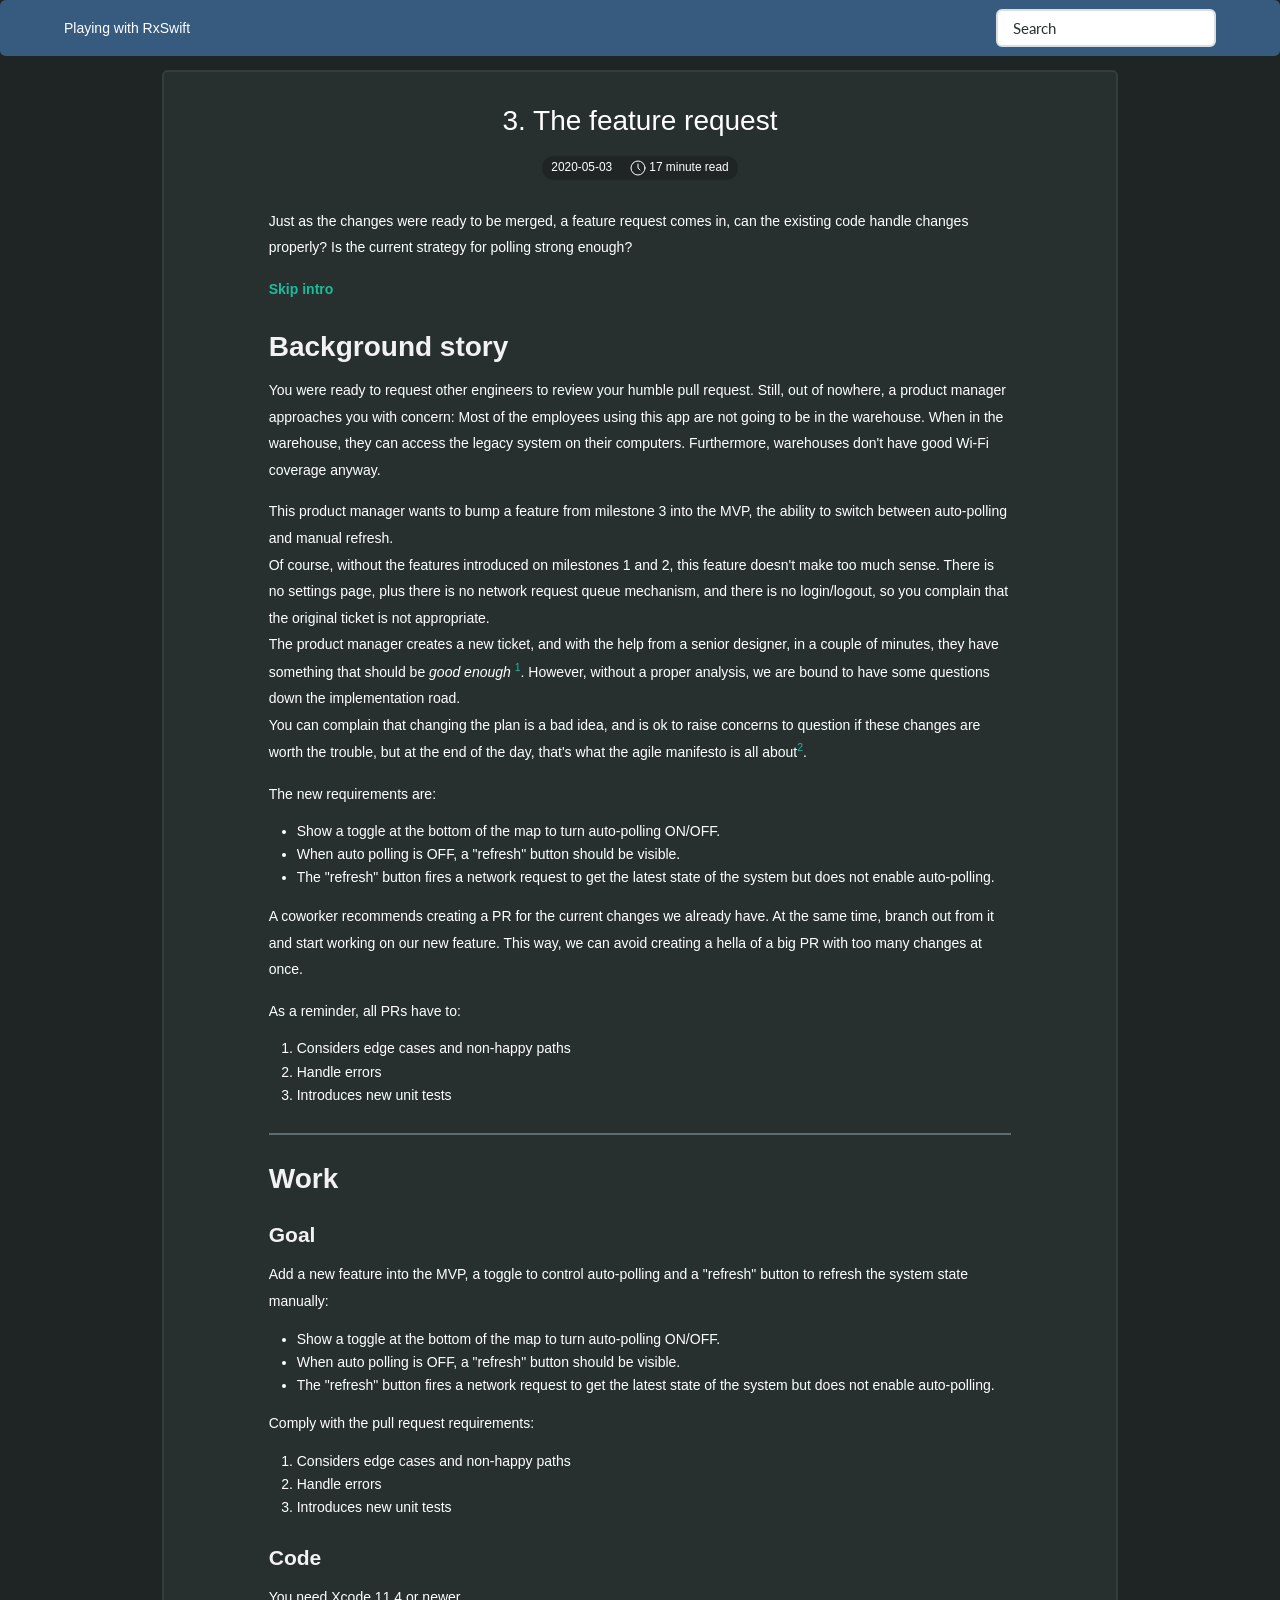
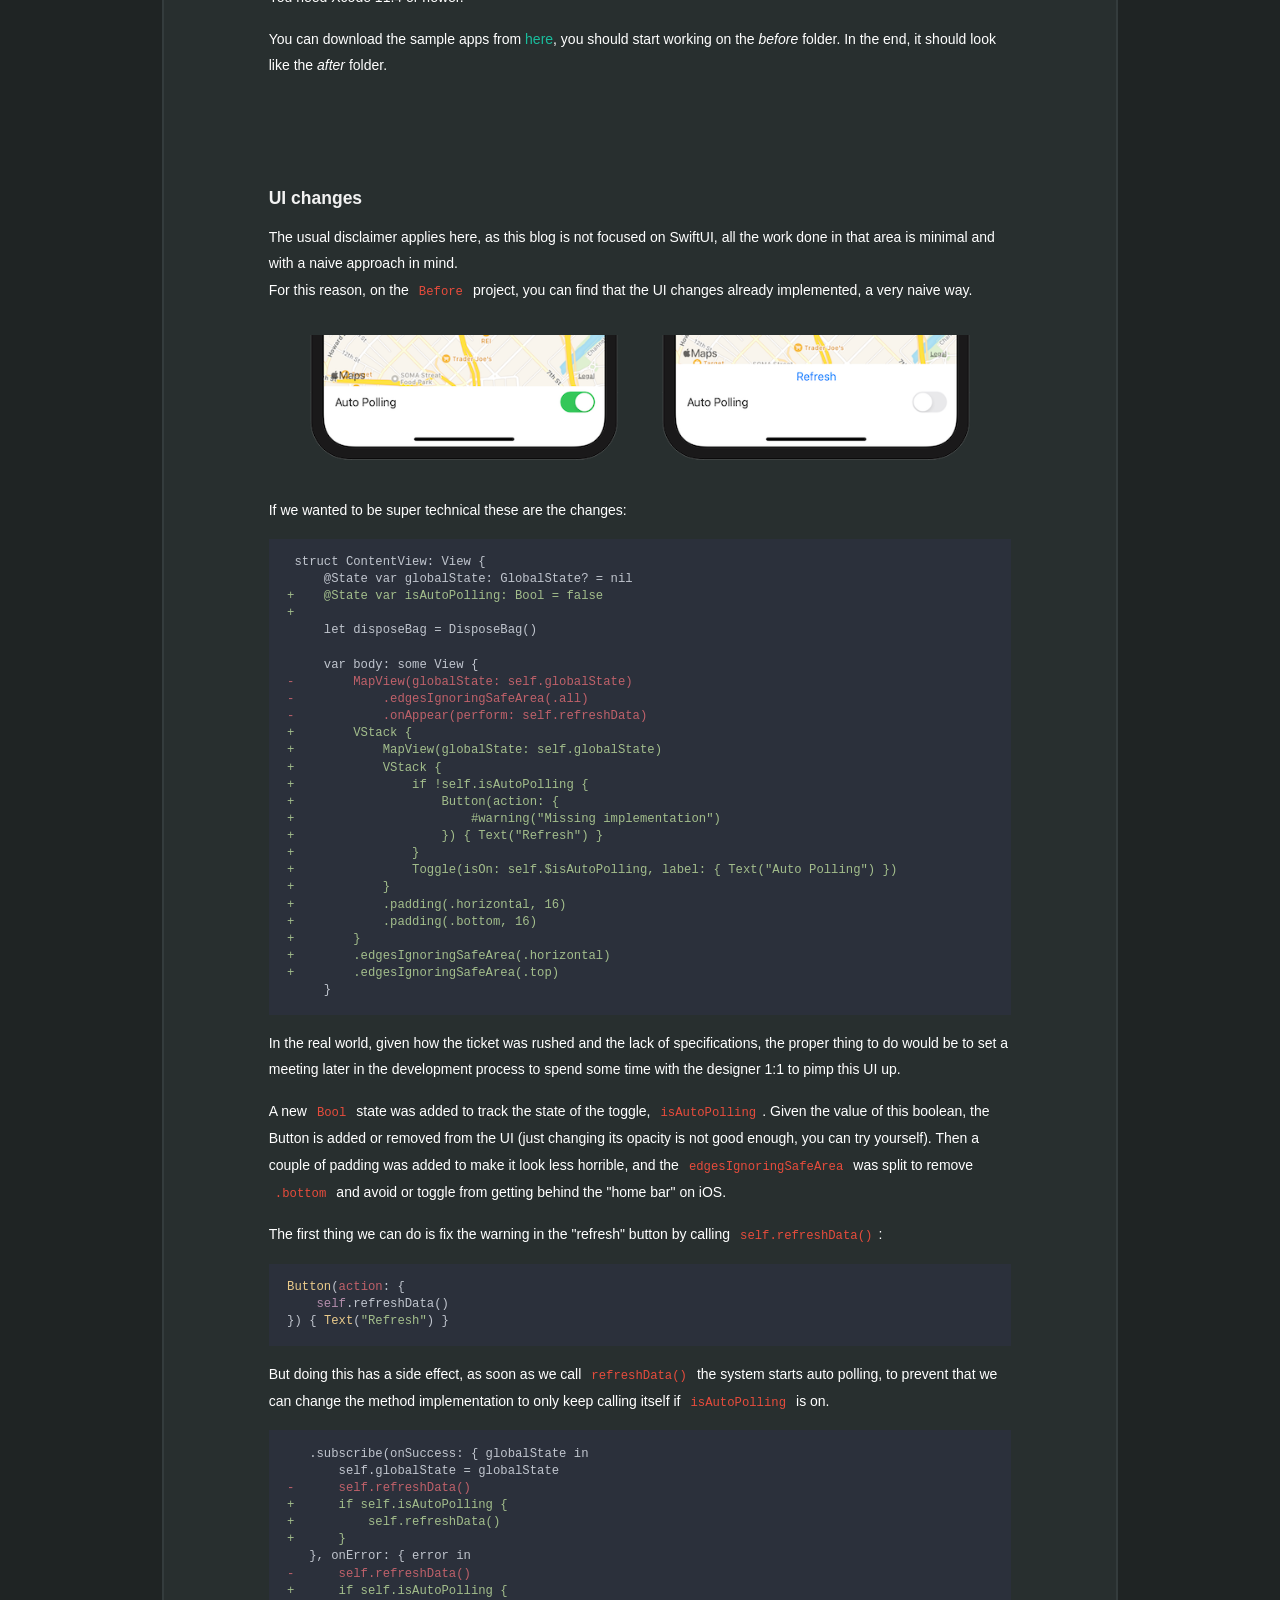
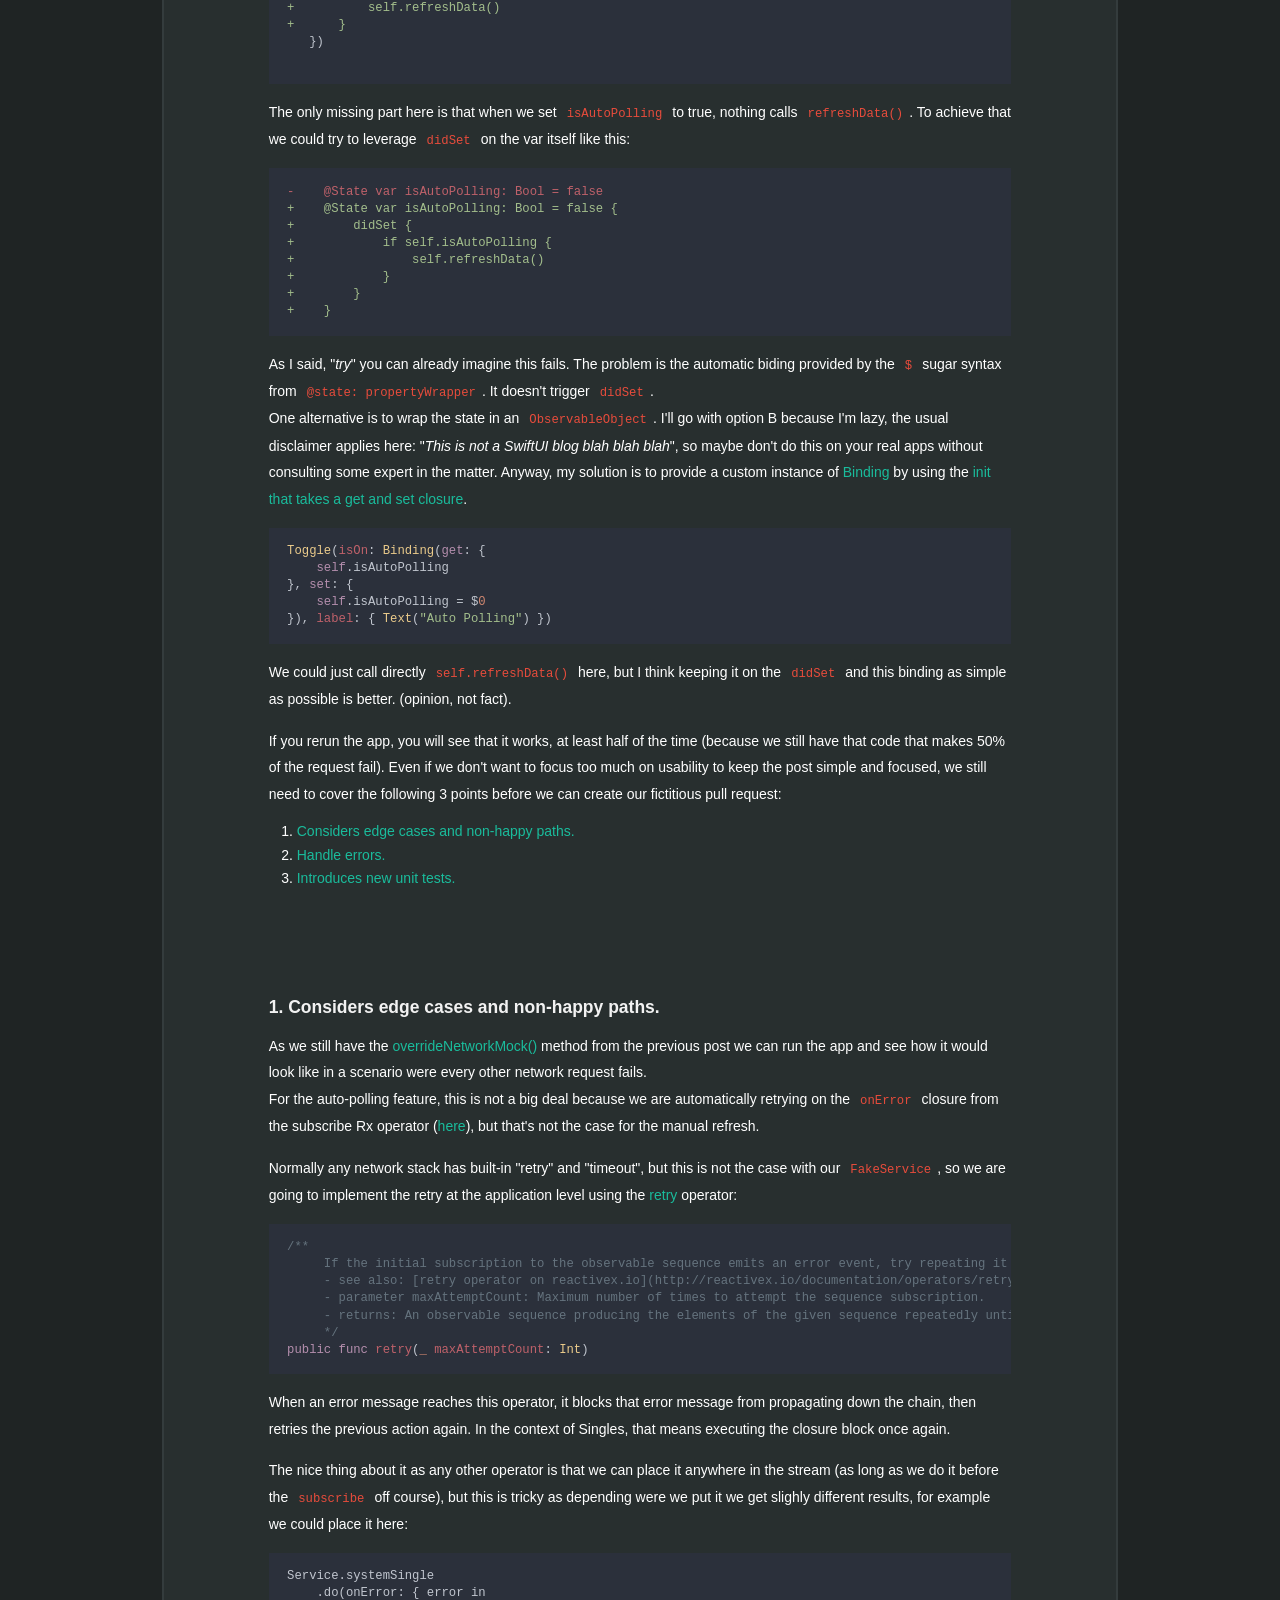
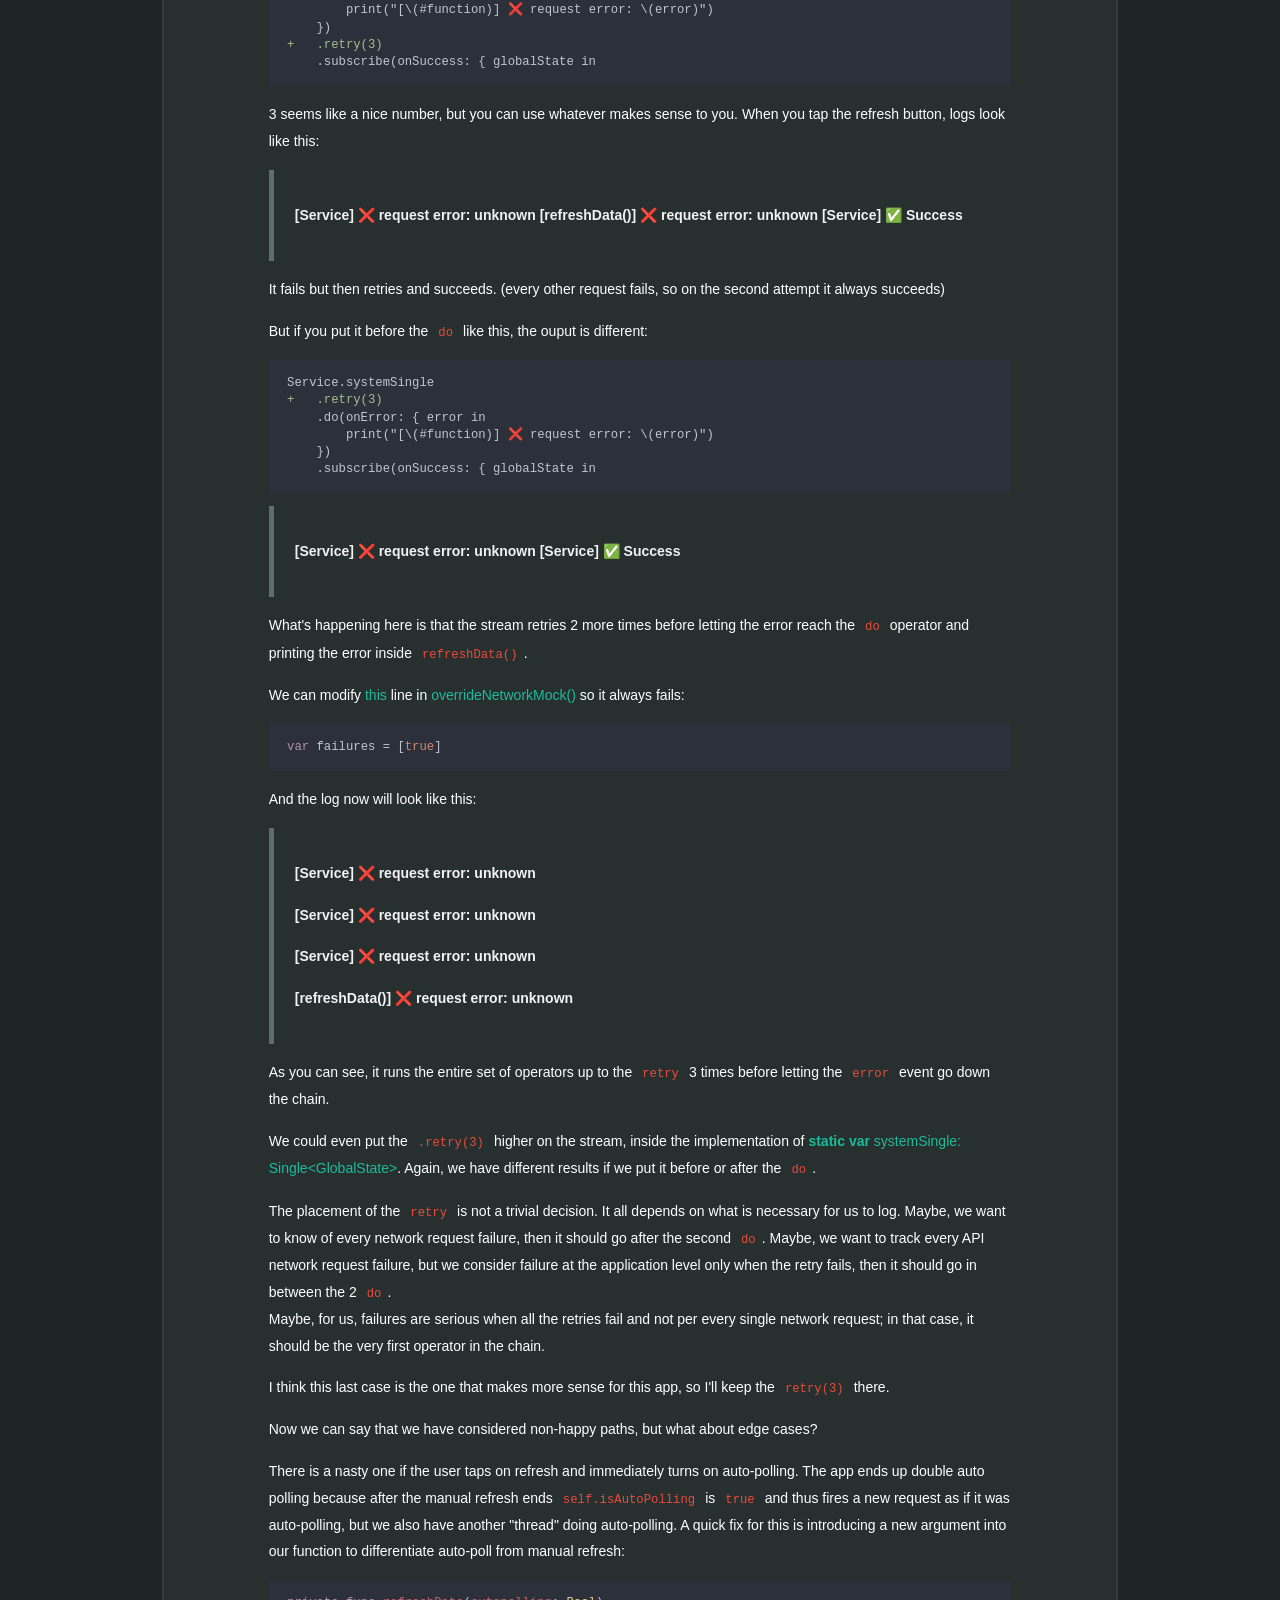
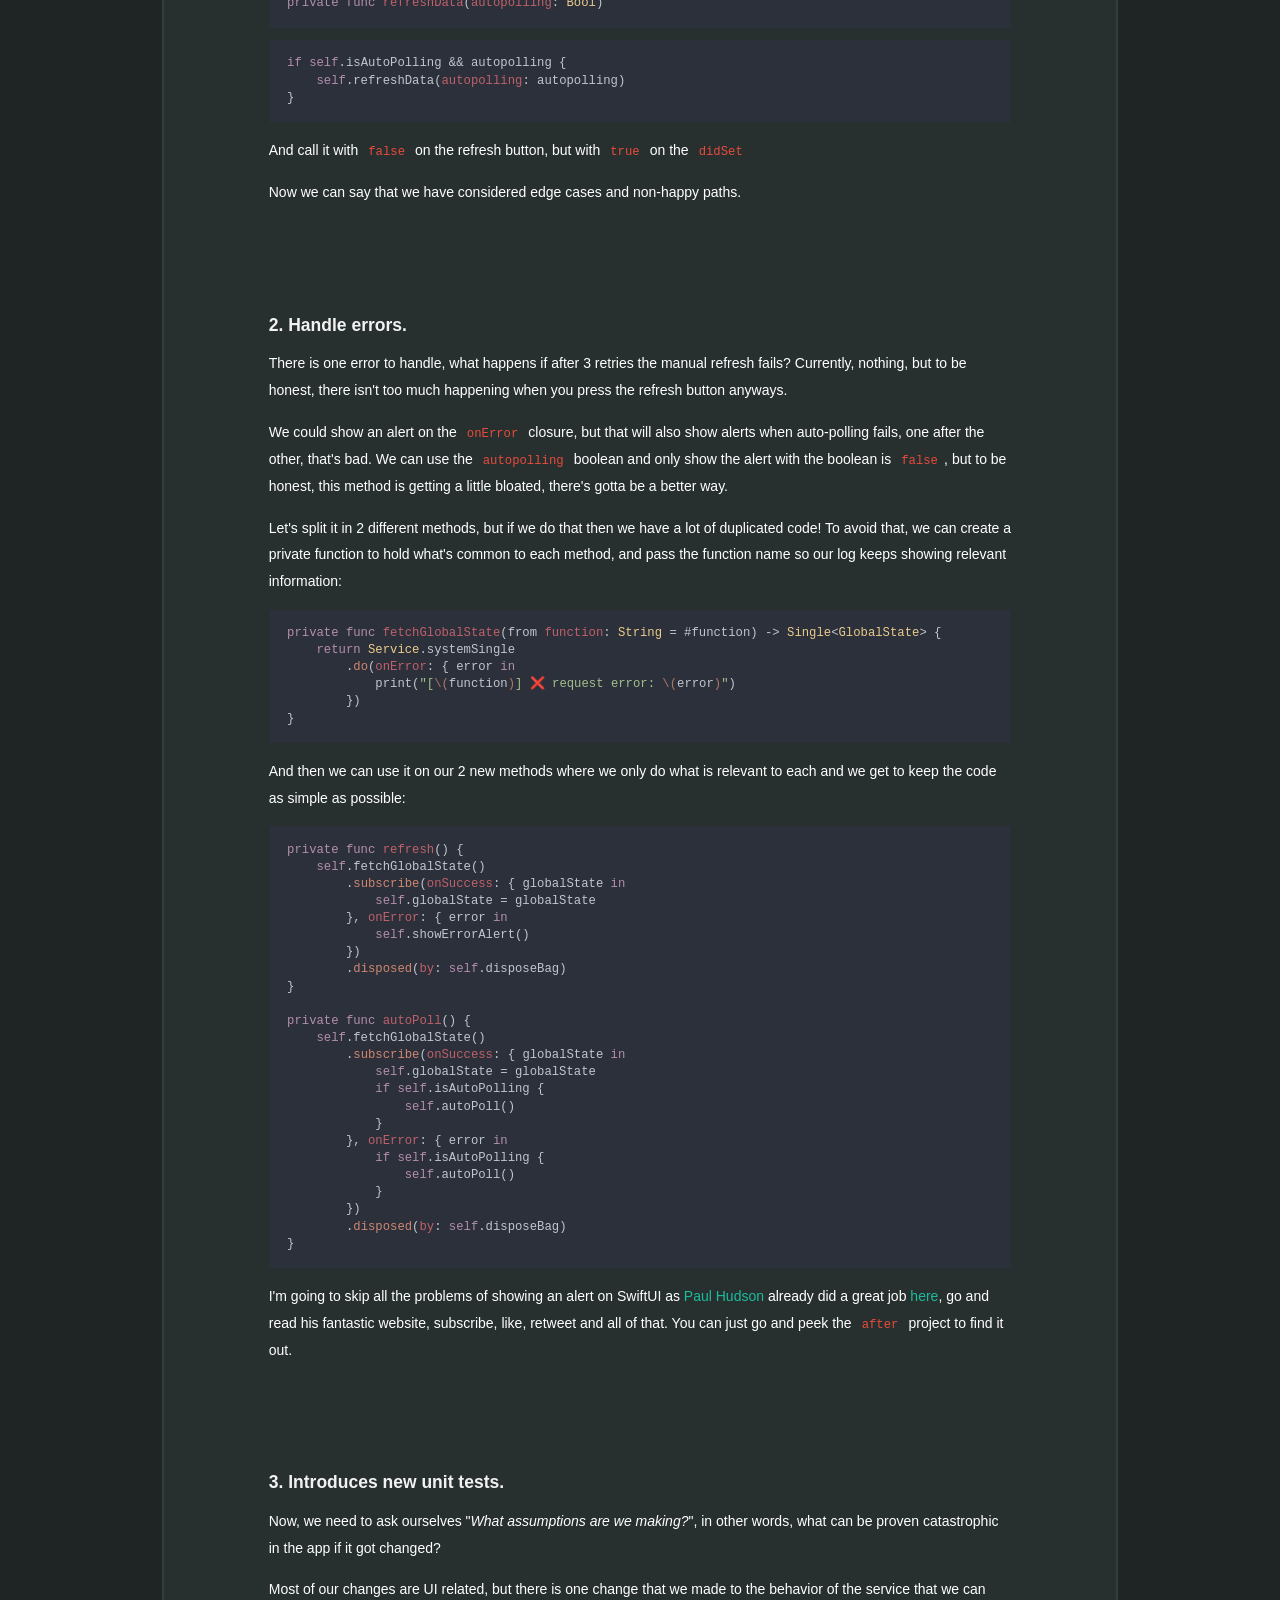
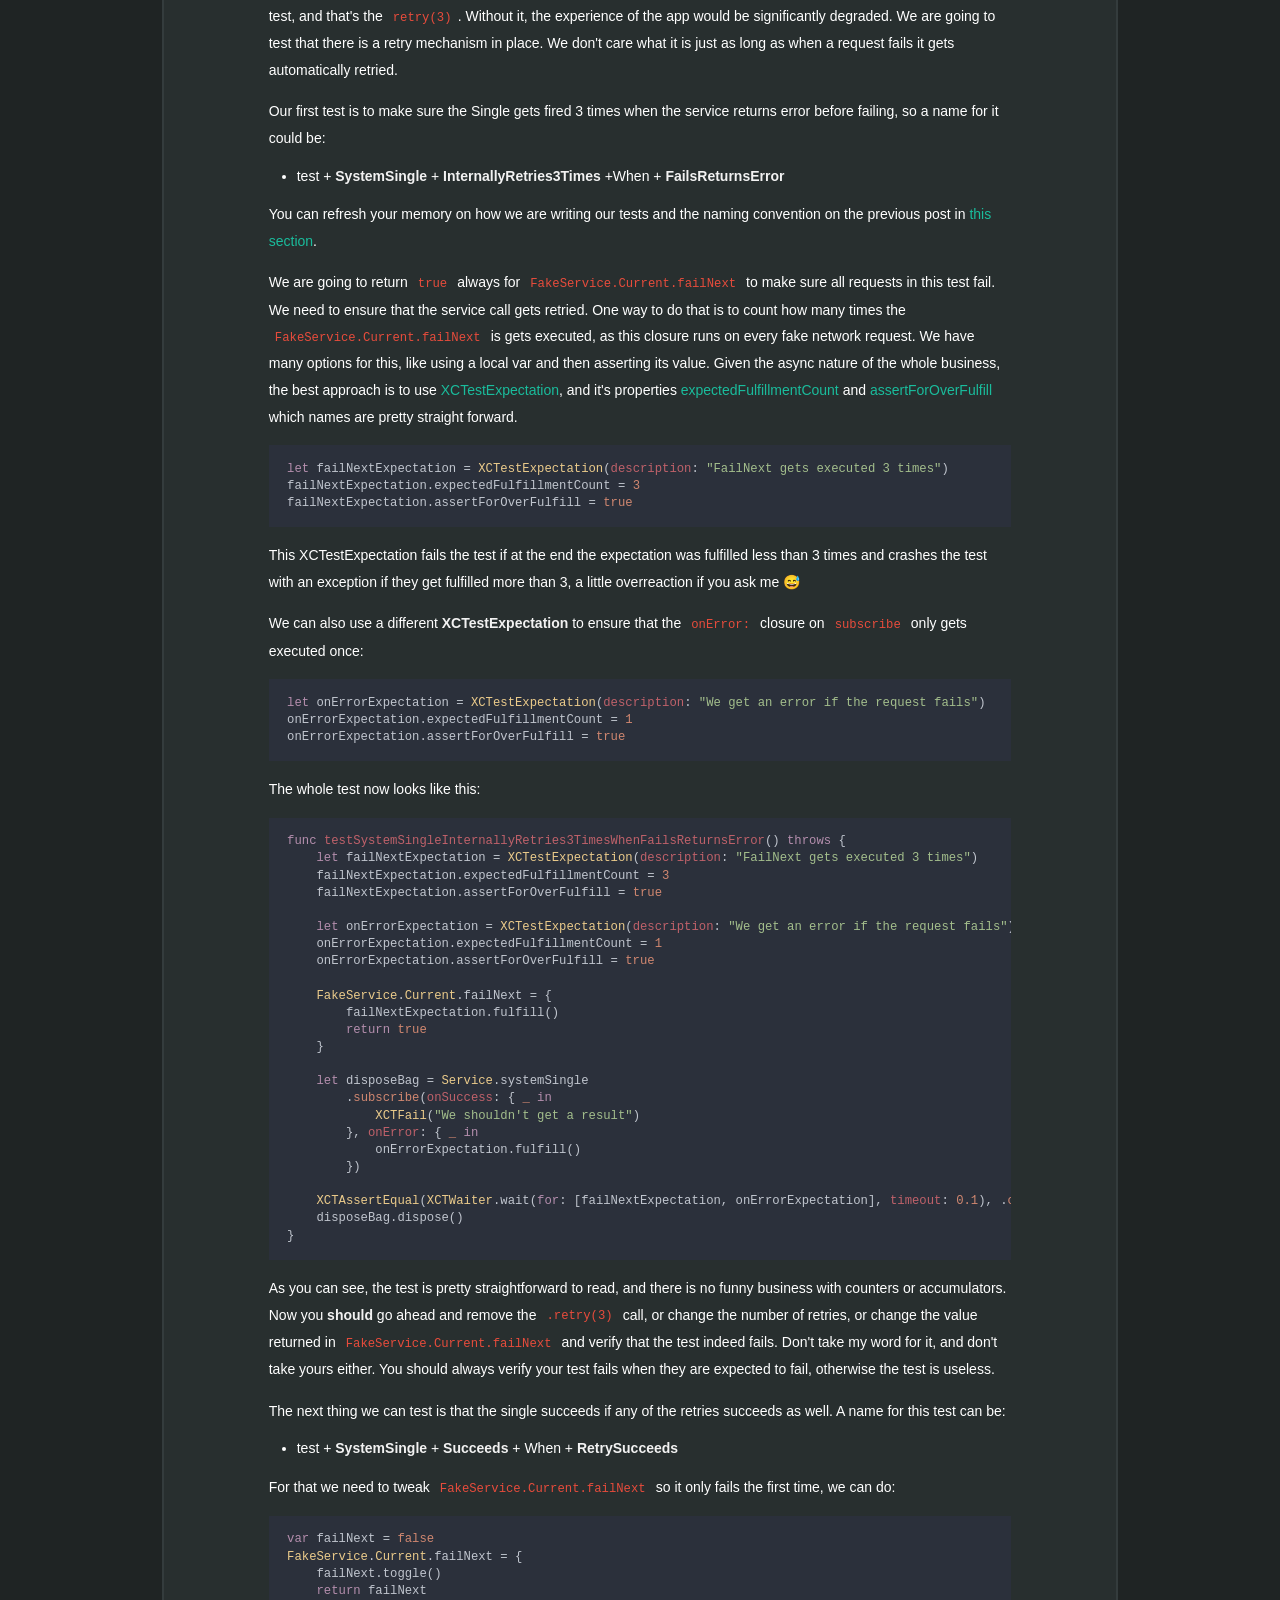
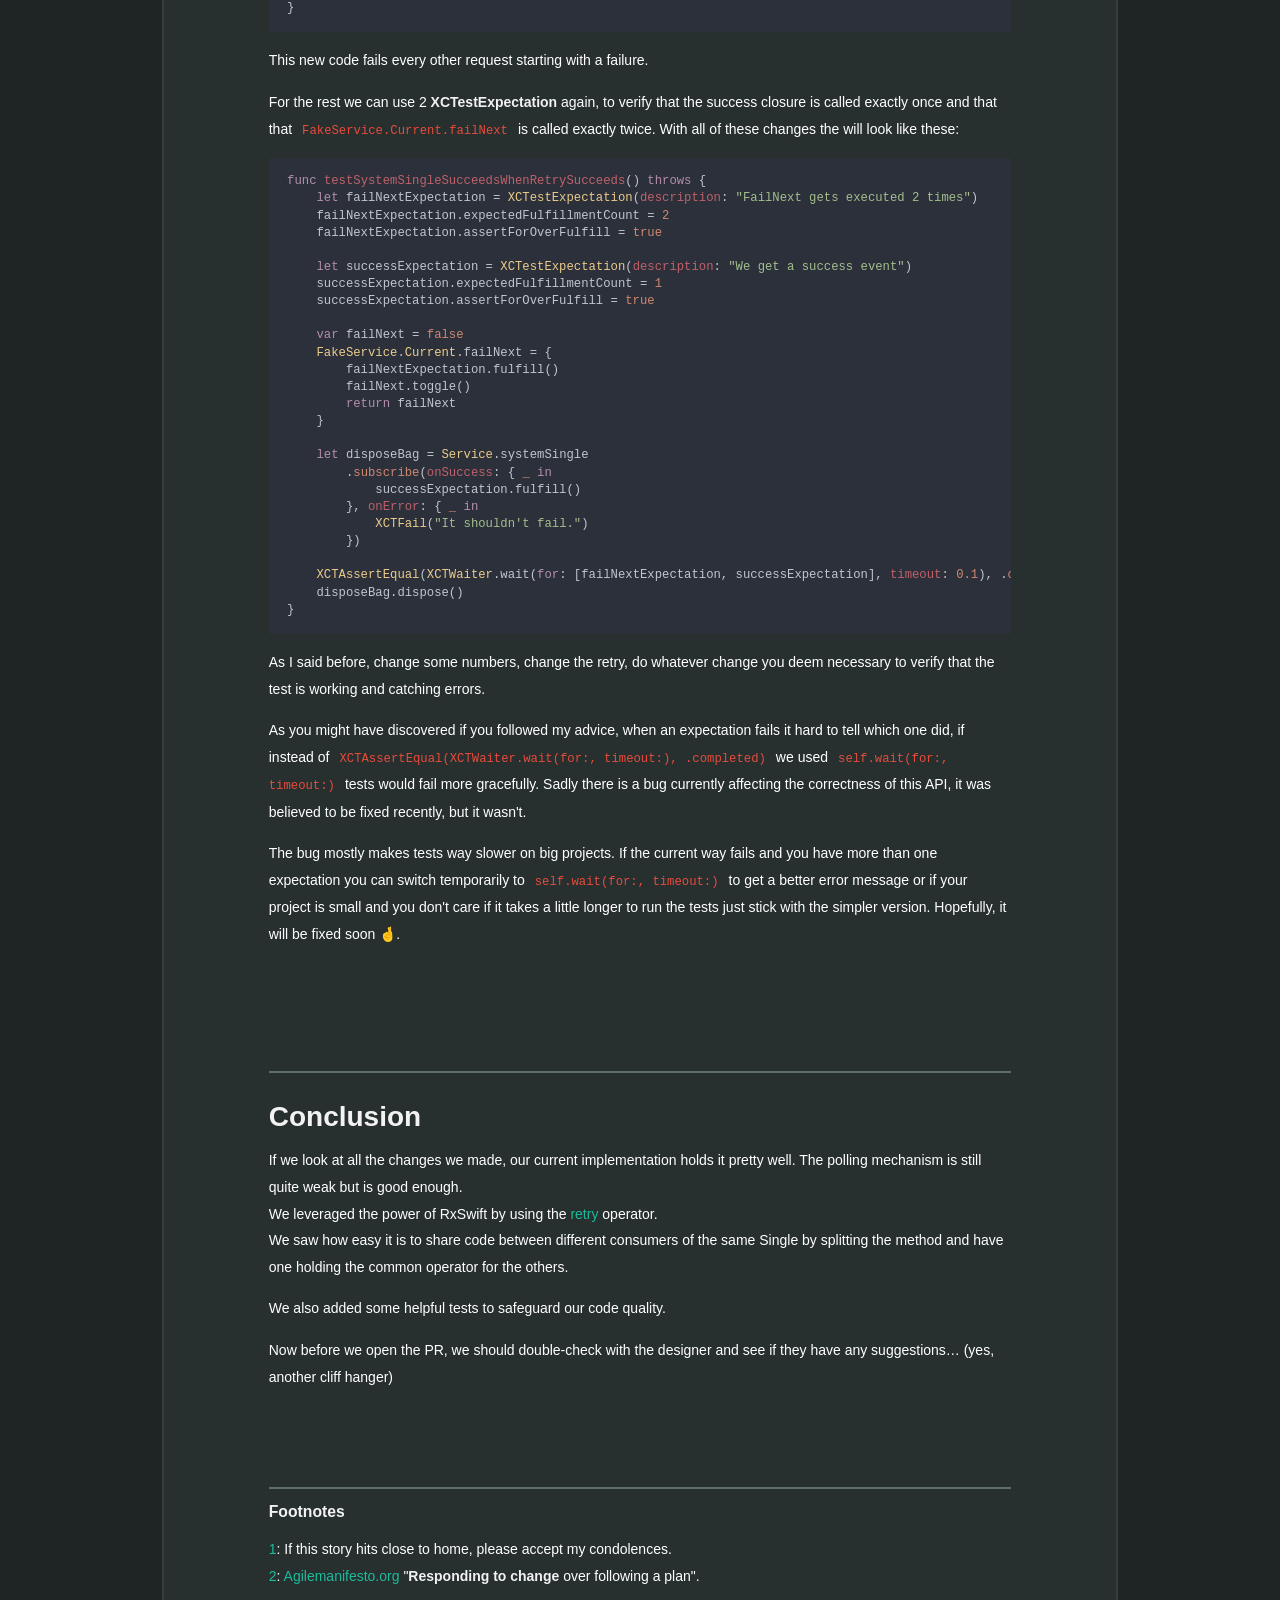
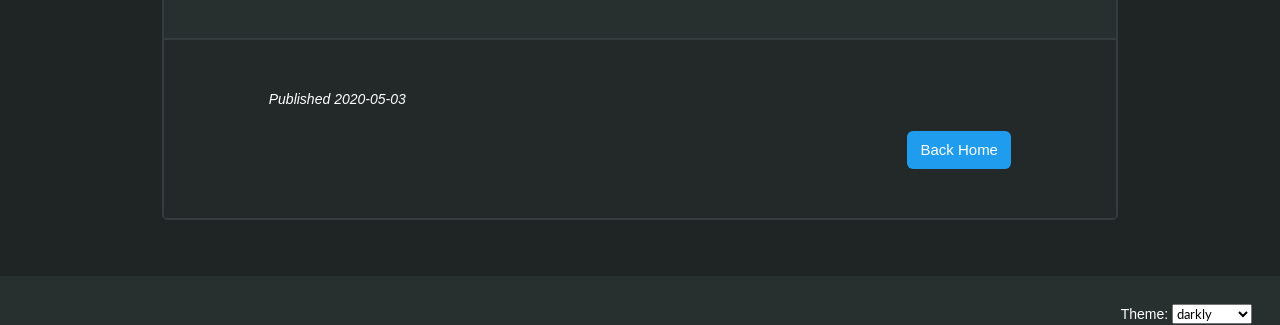
<file: post-003/index.html>
<!DOCTYPE html>
<html>

<head>
    
    <meta http-equiv="X-UA-Compatible" content="IE=edge">
    <meta http-equiv="content-type" content="text/html; charset=utf-8">

    <!-- Enable responsiveness on mobile devices-->
    <meta name="viewport" content="width=device-width, initial-scale=1.0, maximum-scale=1">

    <title>
        
    </title>

    

<link id="darkly" class="stylesheet" rel="stylesheet"
    href="https:&#x2F;&#x2F;julioacarrettoni.github.io&#x2F;playing-with-rxswift&#x2F;darkly.css" />


    <!-- This script must follow css -->
    
    <script type="text/javascript" src="https:&#x2F;&#x2F;julioacarrettoni.github.io&#x2F;playing-with-rxswift&#x2F;js&#x2F;zulma_switchcss.js"></script>
    

    

    
    <script defer type="text/javascript" src="https:&#x2F;&#x2F;julioacarrettoni.github.io&#x2F;playing-with-rxswift&#x2F;elasticlunr.min.js"></script>
    <script defer type="text/javascript" src="https:&#x2F;&#x2F;julioacarrettoni.github.io&#x2F;playing-with-rxswift&#x2F;search_index.en.js"></script>
    

    
    

    <noscript>
        <style>
            .navbar-menu {
                display: block;
            }

            .js-only {
                display: none;
            }
        </style>
    </noscript>
    
</head>

<body>
    
    
<!-- START NAV -->


    

<header>
    <nav class="navbar">
        <div class="container">
            <div class="navbar-brand">
                
                <a class="navbar-item" href="/playing-with-rxswift">
                    
                    <span>Playing with RxSwift</span>
                    
                </a>
                
                <span class="navbar-burger burger" data-target="navbarMenu">
                    <span></span>
                    <span></span>
                    <span></span>
                </span>
            </div>
            <div id="navbarMenu" class="navbar-menu">
                <div class="navbar-end">
                    

                    
                    <div class="navbar-item search-container js-only">
                        <input class="input" id="search" type="search" placeholder="Search">

                        <div class="search-results box">
                            <div class="search-results__items"></div>
                        </div>
                    </div>
                    
                </div>
            </div>
        </div>
    </nav>
</header>


    

<!-- END NAV -->
<main>
    <section class="container">
        <div class="columns is-desktop">
            <div class="column is-10-desktop is-offset-1-desktop">
                <article itemscope itemtype="http://schema.org/BlogPosting">
                    <div class="card article">
                        <div class="card-content">
                            
<header>
    <div class="has-text-centered">
        <a href="https://julioacarrettoni.github.io/playing-with-rxswift/post-003/">
            <p class="title article-title">3. The feature request
            </p>
        </a>
        <div class="tags has-addons level-item">
            <span class="tag is-rounded">2020-05-03</span>
                       
            <span class="tag is-rounded">
<svg class="i-clock" viewBox="0 0 32 32" width="16" height="16" fill="none" stroke="currentcolor" stroke-linecap="round"
    stroke-linejoin="round" stroke-width="6.25%">
    <circle cx="16" cy="16" r="14" />
    <path d="M16 8 L16 16 20 20" />
</svg>
<span>&nbsp;17 minute read</span>
</span>
        </div>
    </div>
</header>

                            <div itemprop="articleBody" class="content article-body">
                                <p>Just as the changes were ready to be merged, a feature request comes in, can the existing code handle changes properly? Is the current strategy for polling strong enough?</p>
<p><strong><a href="https://julioacarrettoni.github.io/playing-with-rxswift/post-003/#skip_intro">Skip intro</a></strong></p>
<span id="continue-reading"></span><h1 id="story">Background story</h1>
<p>You were ready to request other engineers to review your humble pull request. Still, out of nowhere, a product manager approaches you with concern: Most of the employees using this app are not going to be in the warehouse. When in the warehouse, they can access the legacy system on their computers. Furthermore, warehouses don't have good Wi-Fi coverage anyway.</p>
<p>This product manager wants to bump a feature from milestone 3 into the MVP, the ability to switch between auto-polling and manual refresh.<br />
Of course, without the features introduced on milestones 1 and 2, this feature doesn't make too much sense. There is no settings page, plus there is no network request queue mechanism, and there is no login/logout, so you complain that the original ticket is not appropriate.<br />
The product manager creates a new ticket, and with the help from a senior designer, in a couple of minutes, they have something that should be <em>good enough</em> <sup><a href="https://julioacarrettoni.github.io/playing-with-rxswift/post-003/#1">1</a></sup>. However, without a proper analysis, we are bound to have some questions down the implementation road.<br />
You can complain that changing the plan is a bad idea, and is ok to raise concerns to question if these changes are worth the trouble, but at the end of the day, that's what the agile manifesto is all about<sup><a href="https://julioacarrettoni.github.io/playing-with-rxswift/post-003/#2">2</a></sup>. </p>
<p>The new requirements are:</p>
<ul>
<li>Show a toggle at the bottom of the map to turn auto-polling ON/OFF.</li>
<li>When auto polling is OFF, a &quot;refresh&quot; button should be visible.</li>
<li>The &quot;refresh&quot; button fires a network request to get the latest state of the system but does not enable auto-polling.</li>
</ul>
<p>A coworker recommends creating a PR for the current changes we already have. At the same time, branch out from it and start working on our new feature. This way, we can avoid creating a hella of a big PR with too many changes at once.</p>
<p>As a reminder, all PRs have to:</p>
<ol>
<li>Considers edge cases and non-happy paths</li>
<li>Handle errors</li>
<li>Introduces new unit tests</li>
</ol>
<table><thead><tr><th></th></tr></thead><tbody>
</tbody></table>
<h1 id="skip_intro">Work</h1>
<h3 id="goal">Goal</h3>
<p>Add a new feature into the MVP, a toggle to control auto-polling and a &quot;refresh&quot; button to refresh the system state manually:</p>
<ul>
<li>Show a toggle at the bottom of the map to turn auto-polling ON/OFF.</li>
<li>When auto polling is OFF, a &quot;refresh&quot; button should be visible.</li>
<li>The &quot;refresh&quot; button fires a network request to get the latest state of the system but does not enable auto-polling. </li>
</ul>
<p>Comply with the pull request requirements:</p>
<ol>
<li>Considers edge cases and non-happy paths</li>
<li>Handle errors</li>
<li>Introduces new unit tests</li>
</ol>
<h3 id="code">Code</h3>
<p>You need Xcode 11.4 or newer.</p>
<p>You can download the sample apps from <a href="https://github.com/Julioacarrettoni/playing-with-rxswift/tree/master/003">here</a>, you should start working on the <em>before</em> folder. In the end, it should look like the <em>after</em> folder.</p>
<p> <br />
 <br />
 </p>
<h4 id="ui-changes">UI changes</h4>
<p>The usual disclaimer applies here, as this blog is not focused on SwiftUI, all the work done in that area is minimal and with a naive approach in mind.<br />
For this reason, on the <code>Before</code> project, you can find that the UI changes already implemented, a very naive way.</p>
<div align="center"><img src="../003_auto_polling_on.png" alt="Bottom section of the iPhone simulator showing a toggle with the legend 'Auto Polling' on the on position" height="125" width="320" style="margin:16px"><img src="../003_auto_polling_off.png" alt="Bottom section of the iPhone simulator showing a simple text-button with the title 'refresh' and toggle with the legend 'Auto Polling' on the off position" height="125" width="320" style="margin:16px"></div>
<p>If we wanted to be super technical these are the changes:</p>
<pre style="background-color:#2b303b;">
<span style="color:#c0c5ce;"> struct ContentView: View {
     @State var globalState: GlobalState? = nil
</span><span style="color:#a3be8c;">+    @State var isAutoPolling: Bool = false
+    
</span><span style="color:#c0c5ce;">     let disposeBag = DisposeBag()
     
     var body: some View {
</span><span style="color:#bf616a;">-        MapView(globalState: self.globalState)
-            .edgesIgnoringSafeArea(.all)
-            .onAppear(perform: self.refreshData)
</span><span style="color:#a3be8c;">+        VStack {
+            MapView(globalState: self.globalState)
+            VStack {
+                if !self.isAutoPolling {
+                    Button(action: {
+                        #warning(&quot;Missing implementation&quot;)
+                    }) { Text(&quot;Refresh&quot;) }
+                }
+                Toggle(isOn: self.$isAutoPolling, label: { Text(&quot;Auto Polling&quot;) })
+            }
+            .padding(.horizontal, 16)
+            .padding(.bottom, 16)
+        }
+        .edgesIgnoringSafeArea(.horizontal)
+        .edgesIgnoringSafeArea(.top)
</span><span style="color:#c0c5ce;">     }
</span></pre>
<p>In the real world, given how the ticket was rushed and the lack of specifications, the proper thing to do would be to set a meeting later in the development process to spend some time with the designer 1:1 to pimp this UI up.</p>
<p>A new <code>Bool</code> state was added to track the state of the toggle, <code>isAutoPolling</code>. Given the value of this boolean, the Button is added or removed from the UI (just changing its opacity is not good enough, you can try yourself). Then a couple of padding was added to make it look less horrible, and the  <code>edgesIgnoringSafeArea</code> was split to remove <code>.bottom</code> and avoid or toggle from getting behind the &quot;home bar&quot; on iOS.</p>
<p>The first thing we can do is fix the warning in the &quot;refresh&quot; button by calling <code>self.refreshData()</code>:</p>
<pre style="background-color:#2b303b;">
<span style="color:#ebcb8b;">Button</span><span style="color:#c0c5ce;">(</span><span style="color:#bf616a;">action</span><span style="color:#c0c5ce;">: {
    </span><span style="color:#b48ead;">self</span><span style="color:#c0c5ce;">.refreshData()
}) { </span><span style="color:#ebcb8b;">Text</span><span style="color:#c0c5ce;">(</span><span style="color:#a3be8c;">&quot;Refresh&quot;</span><span style="color:#c0c5ce;">) }
</span></pre>
<p>But doing this has a side effect, as soon as we call <code>refreshData()</code> the system starts auto polling, to prevent that we can change the method implementation to only keep calling itself if <code>isAutoPolling</code> is on. </p>
<pre style="background-color:#2b303b;">
<span style="color:#c0c5ce;">   .subscribe(onSuccess: { globalState in
       self.globalState = globalState
</span><span style="color:#bf616a;">-      self.refreshData()
</span><span style="color:#a3be8c;">+      if self.isAutoPolling {
+          self.refreshData()
+      }
</span><span style="color:#c0c5ce;">   }, onError: { error in
</span><span style="color:#bf616a;">-      self.refreshData()
</span><span style="color:#a3be8c;">+      if self.isAutoPolling {
+          self.refreshData()
+      }
</span><span style="color:#c0c5ce;">   })

</span></pre>
<p>The only missing part here is that when we set <code>isAutoPolling</code> to true, nothing calls  <code>refreshData()</code>. To achieve that we could try to leverage <code>didSet</code> on the var itself like this:</p>
<pre style="background-color:#2b303b;">
<span style="color:#bf616a;">-    @State var isAutoPolling: Bool = false
</span><span style="color:#a3be8c;">+    @State var isAutoPolling: Bool = false {
+        didSet {
+            if self.isAutoPolling {
+                self.refreshData()
+            }
+        }
+    }
</span></pre>
<p>As I said, &quot;<em>try</em>&quot; you can already imagine this fails. The problem is the automatic biding provided by the <code>$</code> sugar syntax from <code>@state: propertyWrapper</code>. It doesn't trigger <code>didSet</code>.<br />
One alternative is to wrap the state in an <code>ObservableObject</code>. I'll go with option B because I'm lazy, the usual disclaimer applies here: &quot;<em>This is not a SwiftUI blog blah blah blah</em>&quot;, so maybe don't do this on your real apps without consulting some expert in the matter. Anyway, my solution is to provide a custom instance of <a href="https://developer.apple.com/documentation/swiftui/binding">Binding</a> by using the <a href="https://developer.apple.com/documentation/swiftui/binding/3363053-init">init that takes a get and set closure</a>.</p>
<pre style="background-color:#2b303b;">
<span style="color:#ebcb8b;">Toggle</span><span style="color:#c0c5ce;">(</span><span style="color:#bf616a;">isOn</span><span style="color:#c0c5ce;">: </span><span style="color:#ebcb8b;">Binding</span><span style="color:#c0c5ce;">(</span><span style="color:#b48ead;">get</span><span style="color:#c0c5ce;">: {
    </span><span style="color:#b48ead;">self</span><span style="color:#c0c5ce;">.isAutoPolling
}, </span><span style="color:#b48ead;">set</span><span style="color:#c0c5ce;">: {
    </span><span style="color:#b48ead;">self</span><span style="color:#c0c5ce;">.isAutoPolling = $</span><span style="color:#d08770;">0</span><span style="color:#c0c5ce;">
}), </span><span style="color:#bf616a;">label</span><span style="color:#c0c5ce;">: { </span><span style="color:#ebcb8b;">Text</span><span style="color:#c0c5ce;">(</span><span style="color:#a3be8c;">&quot;Auto Polling&quot;</span><span style="color:#c0c5ce;">) })
</span></pre>
<p>We could just call directly <code>self.refreshData()</code> here, but I think keeping it on the <code>didSet</code> and this binding as simple as possible is better. (opinion, not fact).</p>
<p>If you rerun the app, you will see that it works, at least half of the time (because we still have that code that makes 50% of the request fail). Even if we don't want to focus too much on usability to keep the post simple and focused, we still need to cover the following 3 points before we can create our fictitious pull request:</p>
<ol>
<li><a href="https://julioacarrettoni.github.io/playing-with-rxswift/post-003/#pr_req_1">Considers edge cases and non-happy paths.</a></li>
<li><a href="https://julioacarrettoni.github.io/playing-with-rxswift/post-003/#pr_req_2">Handle errors.</a></li>
<li><a href="https://julioacarrettoni.github.io/playing-with-rxswift/post-003/#pr_req_3">Introduces new unit tests.</a></li>
</ol>
<p> <br />
 <br />
 </p>
<h4 id="pr_req_1">1. Considers edge cases and non-happy paths.</h4>
<p>As we still have the <a href="https://github.com/Julioacarrettoni/playing-with-rxswift/blob/master/003/Before/RxPlaying/Services/Service.swift#L10-L17">overrideNetworkMock()</a> method from the previous post we can run the app and see how it would look like in a scenario were every other network request fails.<br />
For the auto-polling feature, this is not a big deal because we are automatically retrying on the <code>onError</code> closure from the subscribe Rx operator (<a href="https://github.com/Julioacarrettoni/playing-with-rxswift/blob/master/003/Before/RxPlaying/Views/ContentView.swift#L24">here</a>), but that's not the case for the manual refresh.</p>
<p>Normally any network stack has built-in &quot;retry&quot; and &quot;timeout&quot;, but this is not the case with our <code>FakeService</code>, so we are going to implement the retry at the application level using the <a href="https://github.com/ReactiveX/RxSwift/blob/c1bd31b397d87a54467af4161dde9d6b27720c19/RxSwift/Traits/PrimitiveSequence.swift#L157">retry</a> operator:</p>
<pre style="background-color:#2b303b;">
<span style="color:#65737e;">/**
     If the initial subscription to the observable sequence emits an error event, try repeating it up to the specified number of attempts (inclusive of the initial attempt) or until it succeeds. For example, if you want to retry a sequence once upon failure, you should use retry(2) (once for the initial attempt, and once for the retry).
     - see also: [retry operator on reactivex.io](http://reactivex.io/documentation/operators/retry.html)
     - parameter maxAttemptCount: Maximum number of times to attempt the sequence subscription.
     - returns: An observable sequence producing the elements of the given sequence repeatedly until it terminates successfully.
     */
</span><span style="color:#b48ead;">public func </span><span style="color:#bf616a;">retry</span><span style="color:#c0c5ce;">(</span><span style="color:#d08770;">_ </span><span style="color:#bf616a;">maxAttemptCount</span><span style="color:#c0c5ce;">: </span><span style="color:#ebcb8b;">Int</span><span style="color:#c0c5ce;">)
</span></pre>
<p>When an error message reaches this operator, it blocks that error message from propagating down the chain, then retries the previous action again. In the context of Singles, that means executing the closure block once again.</p>
<p>The nice thing about it as any other operator is that we can place it anywhere in the stream (as long as we do it before the <code>subscribe</code> off course), but this is tricky as depending were we put it we get slighly different results, for example we could place it here:</p>
<pre style="background-color:#2b303b;">
<span style="color:#c0c5ce;">Service.systemSingle
    .do(onError: { error in
        print(&quot;[\(#function)] ❌ request error: \(error)&quot;)
    })
</span><span style="color:#a3be8c;">+   .retry(3)
</span><span style="color:#c0c5ce;">    .subscribe(onSuccess: { globalState in
</span></pre>
<p>3 seems like a nice number, but you can use whatever makes sense to you.
When you tap the refresh button, logs look like this:</p>
<blockquote>
<p><strong>[Service] ❌ request error: unknown</strong>
<strong>[refreshData()] ❌ request error: unknown</strong>
<strong>[Service] ✅ Success</strong></p>
</blockquote>
<p>It fails but then retries and succeeds. (every other request fails, so on the second attempt it always succeeds)</p>
<p>But if you put it before the <code>do</code> like this, the ouput is different:</p>
<pre style="background-color:#2b303b;">
<span style="color:#c0c5ce;">Service.systemSingle
</span><span style="color:#a3be8c;">+   .retry(3)
</span><span style="color:#c0c5ce;">    .do(onError: { error in
        print(&quot;[\(#function)] ❌ request error: \(error)&quot;)
    })
    .subscribe(onSuccess: { globalState in
</span></pre>
<blockquote>
<p><strong>[Service] ❌ request error: unknown</strong>
<strong>[Service] ✅ Success</strong></p>
</blockquote>
<p>What's happening here is that the stream retries 2 more times before letting the error reach the <code>do</code> operator and printing the error inside <code>refreshData()</code>.</p>
<p>We can modify <a href="https://github.com/Julioacarrettoni/playing-with-rxswift/blob/master/003/Before/RxPlaying/Services/Service.swift#L11">this</a> line in  <a href="https://github.com/Julioacarrettoni/playing-with-rxswift/blob/master/003/Before/RxPlaying/Services/Service.swift#L10-L17">overrideNetworkMock()</a> so it always fails:</p>
<pre style="background-color:#2b303b;">
<span style="color:#b48ead;">var</span><span style="color:#c0c5ce;"> failures = [</span><span style="color:#d08770;">true</span><span style="color:#c0c5ce;">]
</span></pre>
<p>And the log now will look like this:</p>
<blockquote>
<p><strong>[Service] ❌ request error: unknown</strong></p>
<p><strong>[Service] ❌ request error: unknown</strong></p>
<p><strong>[Service] ❌ request error: unknown</strong></p>
<p><strong>[refreshData()] ❌ request error: unknown</strong></p>
</blockquote>
<p>As you can see, it runs the entire set of operators up to the <code>retry</code> 3 times before letting the <code>error</code> event go down the chain. </p>
<p>We could even put the <code>.retry(3)</code> higher on the stream, inside the implementation of <a href="https://github.com/Julioacarrettoni/playing-with-rxswift/blob/master/003/Before/RxPlaying/Services/Service.swift#L19"><strong>static</strong> <strong>var</strong> systemSingle: Single&lt;GlobalState&gt;</a>. Again, we have different results if we put it before or after the <code>do</code>.</p>
<p>The placement of the <code>retry</code> is not a trivial decision. It all depends on what is necessary for us to log. Maybe, we want to know of every network request failure, then it should go after the second <code>do</code>. Maybe, we want to track every API network request failure, but we consider failure at the application level only when the retry fails, then it should go in between the 2 <code>do</code>.<br />
Maybe, for us, failures are serious when all the retries fail and not per every single network request; in that case, it should be the very first operator in the chain.</p>
<p>I think this last case is the one that makes more sense for this app, so I'll keep the <code>retry(3)</code> there.</p>
<p>Now we can say that we have considered non-happy paths, but what about edge cases?</p>
<p>There is a nasty one if the user taps on refresh and immediately turns on auto-polling. The app ends up double auto polling because after the manual refresh ends <code>self.isAutoPolling</code> is <code>true</code> and thus fires a new request as if it was auto-polling, but we also have another &quot;thread&quot; doing auto-polling. A quick fix for this is introducing a new argument into our function to differentiate auto-poll from manual refresh:</p>
<pre style="background-color:#2b303b;">
<span style="color:#b48ead;">private func </span><span style="color:#bf616a;">refreshData</span><span style="color:#c0c5ce;">(</span><span style="color:#bf616a;">autopolling</span><span style="color:#c0c5ce;">: </span><span style="color:#ebcb8b;">Bool</span><span style="color:#c0c5ce;">)
</span></pre><pre style="background-color:#2b303b;">
<span style="color:#b48ead;">if self</span><span style="color:#c0c5ce;">.isAutoPolling &amp;&amp; autopolling {
    </span><span style="color:#b48ead;">self</span><span style="color:#c0c5ce;">.refreshData(</span><span style="color:#bf616a;">autopolling</span><span style="color:#c0c5ce;">: autopolling)
}
</span></pre>
<p>And call it with <code>false</code> on the refresh button, but with <code>true</code> on the <code>didSet</code></p>
<p>Now we can say that we have considered edge cases and non-happy paths.</p>
<p> <br />
 <br />
 </p>
<h4 id="pr_req_2">2. Handle errors.</h4>
<p>There is one error to handle, what happens if after 3 retries the manual refresh fails? Currently, nothing, but to be honest, there isn't too much happening when you press the refresh button anyways.</p>
<p>We could show an alert on the <code>onError</code> closure, but that will also show alerts when auto-polling fails, one after the other, that's bad. We can use the <code>autopolling</code> boolean and only show the alert with the boolean is <code>false</code>, but to be honest, this method is getting a little bloated, there's gotta be a better way.</p>
<p>Let's split it in 2 different methods, but if we do that then we have a lot of duplicated code! To avoid that, we can create a private function to hold what's common to each method, and pass the function name so our log keeps showing relevant information:</p>
<pre style="background-color:#2b303b;">
<span style="color:#b48ead;">private func </span><span style="color:#bf616a;">fetchGlobalState</span><span style="color:#c0c5ce;">(from </span><span style="color:#bf616a;">function</span><span style="color:#c0c5ce;">: </span><span style="color:#ebcb8b;">String</span><span style="color:#c0c5ce;"> = #function) -&gt; </span><span style="color:#ebcb8b;">Single</span><span style="color:#c0c5ce;">&lt;</span><span style="color:#ebcb8b;">GlobalState</span><span style="color:#c0c5ce;">&gt; {
    </span><span style="color:#b48ead;">return </span><span style="color:#ebcb8b;">Service</span><span style="color:#c0c5ce;">.systemSingle
        .</span><span style="color:#d08770;">do</span><span style="color:#c0c5ce;">(</span><span style="color:#bf616a;">onError</span><span style="color:#c0c5ce;">: { error </span><span style="color:#b48ead;">in</span><span style="color:#c0c5ce;">
            print(</span><span style="color:#a3be8c;">&quot;[</span><span style="color:#ab7967;">\(</span><span style="color:#c0c5ce;">function</span><span style="color:#ab7967;">)</span><span style="color:#a3be8c;">] ❌ request error: </span><span style="color:#ab7967;">\(</span><span style="color:#c0c5ce;">error</span><span style="color:#ab7967;">)</span><span style="color:#a3be8c;">&quot;</span><span style="color:#c0c5ce;">)
        })
}
</span></pre>
<p>And then we can use it on our 2 new methods where we only do what is relevant to each and we get to keep the code as simple as possible:</p>
<pre style="background-color:#2b303b;">
<span style="color:#b48ead;">private func </span><span style="color:#bf616a;">refresh</span><span style="color:#c0c5ce;">() {
    </span><span style="color:#b48ead;">self</span><span style="color:#c0c5ce;">.fetchGlobalState()
        .</span><span style="color:#d08770;">subscribe</span><span style="color:#c0c5ce;">(</span><span style="color:#bf616a;">onSuccess</span><span style="color:#c0c5ce;">: { globalState </span><span style="color:#b48ead;">in
            self</span><span style="color:#c0c5ce;">.globalState = globalState
        }, </span><span style="color:#bf616a;">onError</span><span style="color:#c0c5ce;">: { error </span><span style="color:#b48ead;">in
            self</span><span style="color:#c0c5ce;">.showErrorAlert()
        })
        .</span><span style="color:#d08770;">disposed</span><span style="color:#c0c5ce;">(</span><span style="color:#bf616a;">by</span><span style="color:#c0c5ce;">: </span><span style="color:#b48ead;">self</span><span style="color:#c0c5ce;">.disposeBag)
}

</span><span style="color:#b48ead;">private func </span><span style="color:#bf616a;">autoPoll</span><span style="color:#c0c5ce;">() {
    </span><span style="color:#b48ead;">self</span><span style="color:#c0c5ce;">.fetchGlobalState()
        .</span><span style="color:#d08770;">subscribe</span><span style="color:#c0c5ce;">(</span><span style="color:#bf616a;">onSuccess</span><span style="color:#c0c5ce;">: { globalState </span><span style="color:#b48ead;">in
            self</span><span style="color:#c0c5ce;">.globalState = globalState
            </span><span style="color:#b48ead;">if self</span><span style="color:#c0c5ce;">.isAutoPolling {
                </span><span style="color:#b48ead;">self</span><span style="color:#c0c5ce;">.autoPoll()
            }
        }, </span><span style="color:#bf616a;">onError</span><span style="color:#c0c5ce;">: { error </span><span style="color:#b48ead;">in
            if self</span><span style="color:#c0c5ce;">.isAutoPolling {
                </span><span style="color:#b48ead;">self</span><span style="color:#c0c5ce;">.autoPoll()
            }
        })
        .</span><span style="color:#d08770;">disposed</span><span style="color:#c0c5ce;">(</span><span style="color:#bf616a;">by</span><span style="color:#c0c5ce;">: </span><span style="color:#b48ead;">self</span><span style="color:#c0c5ce;">.disposeBag)
}
</span></pre>
<p>I'm going to skip all the problems of showing an alert on SwiftUI as <a href="https://www.hackingwithswift.com/about">Paul Hudson</a> already did a great job <a href="https://www.hackingwithswift.com/books/ios-swiftui/showing-alert-messages">here</a>, go and read his fantastic website, subscribe, like, retweet and all of that. You can just go and peek the <code>after</code> project to find it out.</p>
<p> <br />
 <br />
 </p>
<h4 id="pr_req_3">3. Introduces new unit tests.</h4>
<p>Now, we need to ask ourselves &quot;<em>What assumptions are we making?</em>&quot;, in other words, what can be proven catastrophic in the app if it got changed?</p>
<p>Most of our changes are UI related, but there is one change that we made to the behavior of the service that we can test, and that's the <code>retry(3)</code>. Without it, the experience of the app would be significantly degraded. We are going to test that there is a retry mechanism in place. We don't care what it is just as long as when a request fails it gets automatically retried.</p>
<p>Our first test is to make sure the Single gets fired 3 times when the service returns error before failing, so a name for it could be:</p>
<ul>
<li>test + <strong>SystemSingle</strong> + <strong>InternallyRetries3Times</strong> +When + <strong>FailsReturnsError</strong> </li>
</ul>
<p>You can refresh your memory on how we are writing our tests and the naming convention on the previous post in <a href="/post-002#pr_req_3">this section</a>.</p>
<p>We are going to return <code>true</code> always for <code>FakeService.Current.failNext</code> to make sure all requests in this test fail.<br />
We need to ensure that the service call gets retried. One way to do that is to count how many times the <code>FakeService.Current.failNext</code> is gets executed, as this closure runs on every fake network request. We have many options for this, like using a local var and then asserting its value. Given the async nature of the whole business, the best approach is to use <a href="https://developer.apple.com/documentation/xctest/xctestexpectation">XCTestExpectation</a>, and it's properties <a href="https://developer.apple.com/documentation/xctest/xctestexpectation/2806572-expectedfulfillmentcount">expectedFulfillmentCount</a> and <a href="https://developer.apple.com/documentation/xctest/xctestexpectation/2806575-assertforoverfulfill">assertForOverFulfill</a> which names are pretty straight forward.</p>
<pre style="background-color:#2b303b;">
<span style="color:#b48ead;">let</span><span style="color:#c0c5ce;"> failNextExpectation = </span><span style="color:#ebcb8b;">XCTestExpectation</span><span style="color:#c0c5ce;">(</span><span style="color:#bf616a;">description</span><span style="color:#c0c5ce;">: </span><span style="color:#a3be8c;">&quot;FailNext gets executed 3 times&quot;</span><span style="color:#c0c5ce;">)
failNextExpectation.expectedFulfillmentCount = </span><span style="color:#d08770;">3</span><span style="color:#c0c5ce;">
failNextExpectation.assertForOverFulfill = </span><span style="color:#d08770;">true
</span></pre>
<p>This XCTestExpectation fails the test if at the end the expectation was fulfilled less than 3 times and crashes the test with an exception if they get fulfilled more than 3, a little overreaction if you ask me 😅</p>
<p>We can also use a different <strong>XCTestExpectation</strong> to ensure that the <code>onError:</code> closure on <code>subscribe</code> only gets executed  once:</p>
<pre style="background-color:#2b303b;">
<span style="color:#b48ead;">let</span><span style="color:#c0c5ce;"> onErrorExpectation = </span><span style="color:#ebcb8b;">XCTestExpectation</span><span style="color:#c0c5ce;">(</span><span style="color:#bf616a;">description</span><span style="color:#c0c5ce;">: </span><span style="color:#a3be8c;">&quot;We get an error if the request fails&quot;</span><span style="color:#c0c5ce;">)
onErrorExpectation.expectedFulfillmentCount = </span><span style="color:#d08770;">1</span><span style="color:#c0c5ce;">
onErrorExpectation.assertForOverFulfill = </span><span style="color:#d08770;">true
</span></pre>
<p>The whole test now looks like this:</p>
<pre style="background-color:#2b303b;">
<span style="color:#b48ead;">func </span><span style="color:#bf616a;">testSystemSingleInternallyRetries3TimesWhenFailsReturnsError</span><span style="color:#c0c5ce;">() </span><span style="color:#b48ead;">throws</span><span style="color:#c0c5ce;"> {
    </span><span style="color:#b48ead;">let</span><span style="color:#c0c5ce;"> failNextExpectation = </span><span style="color:#ebcb8b;">XCTestExpectation</span><span style="color:#c0c5ce;">(</span><span style="color:#bf616a;">description</span><span style="color:#c0c5ce;">: </span><span style="color:#a3be8c;">&quot;FailNext gets executed 3 times&quot;</span><span style="color:#c0c5ce;">)
    failNextExpectation.expectedFulfillmentCount = </span><span style="color:#d08770;">3</span><span style="color:#c0c5ce;">
    failNextExpectation.assertForOverFulfill = </span><span style="color:#d08770;">true
    
    </span><span style="color:#b48ead;">let</span><span style="color:#c0c5ce;"> onErrorExpectation = </span><span style="color:#ebcb8b;">XCTestExpectation</span><span style="color:#c0c5ce;">(</span><span style="color:#bf616a;">description</span><span style="color:#c0c5ce;">: </span><span style="color:#a3be8c;">&quot;We get an error if the request fails&quot;</span><span style="color:#c0c5ce;">)
    onErrorExpectation.expectedFulfillmentCount = </span><span style="color:#d08770;">1</span><span style="color:#c0c5ce;">
    onErrorExpectation.assertForOverFulfill = </span><span style="color:#d08770;">true
    
    </span><span style="color:#ebcb8b;">FakeService</span><span style="color:#c0c5ce;">.</span><span style="color:#ebcb8b;">Current</span><span style="color:#c0c5ce;">.failNext = {
        failNextExpectation.fulfill()
        </span><span style="color:#b48ead;">return </span><span style="color:#d08770;">true</span><span style="color:#c0c5ce;">
    }
    
    </span><span style="color:#b48ead;">let</span><span style="color:#c0c5ce;"> disposeBag = </span><span style="color:#ebcb8b;">Service</span><span style="color:#c0c5ce;">.systemSingle
        .</span><span style="color:#d08770;">subscribe</span><span style="color:#c0c5ce;">(</span><span style="color:#bf616a;">onSuccess</span><span style="color:#c0c5ce;">: { </span><span style="color:#d08770;">_ </span><span style="color:#b48ead;">in
            </span><span style="color:#ebcb8b;">XCTFail</span><span style="color:#c0c5ce;">(</span><span style="color:#a3be8c;">&quot;We shouldn&#39;t get a result&quot;</span><span style="color:#c0c5ce;">)
        }, </span><span style="color:#bf616a;">onError</span><span style="color:#c0c5ce;">: { </span><span style="color:#d08770;">_ </span><span style="color:#b48ead;">in</span><span style="color:#c0c5ce;">
            onErrorExpectation.fulfill()
        })
    
    </span><span style="color:#ebcb8b;">XCTAssertEqual</span><span style="color:#c0c5ce;">(</span><span style="color:#ebcb8b;">XCTWaiter</span><span style="color:#c0c5ce;">.wait(</span><span style="color:#b48ead;">for</span><span style="color:#c0c5ce;">: [failNextExpectation, onErrorExpectation], </span><span style="color:#bf616a;">timeout</span><span style="color:#c0c5ce;">: </span><span style="color:#d08770;">0.1</span><span style="color:#c0c5ce;">), .</span><span style="color:#d08770;">completed</span><span style="color:#c0c5ce;">)
    disposeBag.dispose()
}
</span></pre>
<p>As you can see, the test is pretty straightforward to read, and there is no funny business with counters or accumulators.
Now you <strong>should</strong> go ahead and remove the <code>.retry(3)</code> call, or change the number of retries, or change the value returned in <code>FakeService.Current.failNext</code> and verify that the test indeed fails. Don't take my word for it, and don't take yours either. You should always verify your test fails when they are expected to fail, otherwise the test is useless.</p>
<p>The next thing we can test is that the single succeeds if any of the retries succeeds as well. A name for this test can be:</p>
<ul>
<li>test + <strong>SystemSingle</strong> + <strong>Succeeds</strong> + When + <strong>RetrySucceeds</strong></li>
</ul>
<p>For that we need to tweak <code>FakeService.Current.failNext</code> so it only fails the first time, we can do:</p>
<pre style="background-color:#2b303b;">
<span style="color:#b48ead;">var</span><span style="color:#c0c5ce;"> failNext = </span><span style="color:#d08770;">false
</span><span style="color:#ebcb8b;">FakeService</span><span style="color:#c0c5ce;">.</span><span style="color:#ebcb8b;">Current</span><span style="color:#c0c5ce;">.failNext = {
    failNext.toggle()
    </span><span style="color:#b48ead;">return</span><span style="color:#c0c5ce;"> failNext
}
</span></pre>
<p>This new code fails every other request starting with a failure.</p>
<p>For the rest we can use 2 <strong>XCTestExpectation</strong> again, to verify that the success closure is called exactly once and that that <code>FakeService.Current.failNext</code> is called exactly twice. With all of these changes the will look like these:</p>
<pre style="background-color:#2b303b;">
<span style="color:#b48ead;">func </span><span style="color:#bf616a;">testSystemSingleSucceedsWhenRetrySucceeds</span><span style="color:#c0c5ce;">() </span><span style="color:#b48ead;">throws</span><span style="color:#c0c5ce;"> {
    </span><span style="color:#b48ead;">let</span><span style="color:#c0c5ce;"> failNextExpectation = </span><span style="color:#ebcb8b;">XCTestExpectation</span><span style="color:#c0c5ce;">(</span><span style="color:#bf616a;">description</span><span style="color:#c0c5ce;">: </span><span style="color:#a3be8c;">&quot;FailNext gets executed 2 times&quot;</span><span style="color:#c0c5ce;">)
    failNextExpectation.expectedFulfillmentCount = </span><span style="color:#d08770;">2</span><span style="color:#c0c5ce;">
    failNextExpectation.assertForOverFulfill = </span><span style="color:#d08770;">true
    
    </span><span style="color:#b48ead;">let</span><span style="color:#c0c5ce;"> successExpectation = </span><span style="color:#ebcb8b;">XCTestExpectation</span><span style="color:#c0c5ce;">(</span><span style="color:#bf616a;">description</span><span style="color:#c0c5ce;">: </span><span style="color:#a3be8c;">&quot;We get a success event&quot;</span><span style="color:#c0c5ce;">)
    successExpectation.expectedFulfillmentCount = </span><span style="color:#d08770;">1</span><span style="color:#c0c5ce;">
    successExpectation.assertForOverFulfill = </span><span style="color:#d08770;">true
    
    </span><span style="color:#b48ead;">var</span><span style="color:#c0c5ce;"> failNext = </span><span style="color:#d08770;">false
    </span><span style="color:#ebcb8b;">FakeService</span><span style="color:#c0c5ce;">.</span><span style="color:#ebcb8b;">Current</span><span style="color:#c0c5ce;">.failNext = {
        failNextExpectation.fulfill()
        failNext.toggle()
        </span><span style="color:#b48ead;">return</span><span style="color:#c0c5ce;"> failNext
    }
    
    </span><span style="color:#b48ead;">let</span><span style="color:#c0c5ce;"> disposeBag = </span><span style="color:#ebcb8b;">Service</span><span style="color:#c0c5ce;">.systemSingle
        .</span><span style="color:#d08770;">subscribe</span><span style="color:#c0c5ce;">(</span><span style="color:#bf616a;">onSuccess</span><span style="color:#c0c5ce;">: { </span><span style="color:#d08770;">_ </span><span style="color:#b48ead;">in</span><span style="color:#c0c5ce;">
            successExpectation.fulfill()
        }, </span><span style="color:#bf616a;">onError</span><span style="color:#c0c5ce;">: { </span><span style="color:#d08770;">_ </span><span style="color:#b48ead;">in
            </span><span style="color:#ebcb8b;">XCTFail</span><span style="color:#c0c5ce;">(</span><span style="color:#a3be8c;">&quot;It shouldn&#39;t fail.&quot;</span><span style="color:#c0c5ce;">)
        })
    
    </span><span style="color:#ebcb8b;">XCTAssertEqual</span><span style="color:#c0c5ce;">(</span><span style="color:#ebcb8b;">XCTWaiter</span><span style="color:#c0c5ce;">.wait(</span><span style="color:#b48ead;">for</span><span style="color:#c0c5ce;">: [failNextExpectation, successExpectation], </span><span style="color:#bf616a;">timeout</span><span style="color:#c0c5ce;">: </span><span style="color:#d08770;">0.1</span><span style="color:#c0c5ce;">), .</span><span style="color:#d08770;">completed</span><span style="color:#c0c5ce;">)
    disposeBag.dispose()
}
</span></pre>
<p>As I said before, change some numbers, change the retry, do whatever change you deem necessary to verify that the test is working and catching errors.</p>
<p>As you might have discovered if you followed my advice, when an expectation fails it hard to tell which one did, if instead of  <code>XCTAssertEqual(XCTWaiter.wait(for:, timeout:), .completed)</code> we used <code>self.wait(for:, timeout:)</code> tests would fail more gracefully. Sadly there is a bug currently affecting the correctness of this API, it was believed to be fixed recently, but it wasn't.</p>
<p>The bug mostly makes tests way slower on big projects. If the current way fails and you have more than one expectation you can switch temporarily to <code>self.wait(for:, timeout:)</code> to get a better error message or if your project is small and you don't care if it takes a little longer to run the tests just stick with the simpler version. Hopefully, it will be fixed soon 🤞.</p>
<p> <br />
 <br />
 </p>
<table><thead><tr><th></th></tr></thead><tbody>
</tbody></table>
<h1 id="conclusion">Conclusion</h1>
<p>If we look at all the changes we made, our current implementation holds it pretty well. The polling mechanism is still quite weak but is good enough.<br />
We leveraged the power of RxSwift by using the <a href="https://github.com/ReactiveX/RxSwift/blob/c1bd31b397d87a54467af4161dde9d6b27720c19/RxSwift/Traits/PrimitiveSequence.swift#L157">retry</a> operator.<br />
We saw how easy it is to share code between different consumers of the same Single by splitting the method and have one holding the common operator for the others.</p>
<p>We also added some helpful tests to safeguard our code quality.</p>
<p>Now before we open the PR, we should double-check with the designer and see if they have any suggestions… (yes, another cliff hanger)</p>
<p> <br />
 </p>
<table><thead><tr><th></th></tr></thead><tbody>
</tbody></table>
<h5 id="footnotes">Footnotes</h5>
<p><a id='1'>1</a>: If this story hits close to home, please accept my condolences.<br />
<a id='1'>
<a id='2'>2</a></a>: <a href="https://agilemanifesto.org">Agilemanifesto.org</a> &quot;<strong>Responding to change</strong> over following a plan&quot;.</p>

                            </div>
                        </div>
                        
                        
<footer class="card-footer">
    <div class="article-footer">
        <div class="columns is-multiline">
            <div class="column is-12">
                <p>
                    Published
                    

<time datetime="2020-05-03">
    2020-05-03
</time>


                    


                    


                    


                </p>
            </div>
            <div class="column">
                <a class="button is-pulled-right is-info" href="/playing-with-rxswift">Back Home</a>
            </div>
        </div>
    </div>
</footer>

                        
                    </div>
                </article>
            </div>
        </div>
    </section>
</main>

    
    

<footer class="footer js-only">
    <div class="columns">
        <div class="column">
            <div class="content is-flex">
                <div class="theme-select-container">
                    Theme:
                    <select id="theme-select">
                        
                        
                        
                        
                        
                        <option value="default">default</option>
                        
                        
                        
                        
                        
                        
                        <option selected="selected" value="darkly">darkly</option>
                        
                        
                        
                        
                        
                        
                        <option value="flatly">flatly</option>
                        
                        
                        
                        
                        
                        
                        <option value="pulse">pulse</option>
                        
                        
                        
                        
                        
                        
                        <option value="simplex">simplex</option>
                        
                        
                        
                        
                        
                        
                        <option value="lux">lux</option>
                        
                        
                        
                        
                        
                        
                        <option value="slate">slate</option>
                        
                        
                        
                        
                        
                        
                        <option value="solar">solar</option>
                        
                        
                        
                        
                        
                        
                        <option value="superhero">superhero</option>
                        
                        
                    </select>
                </div>
            </div>
        </div>
    </div>
</footer>


    

    <script type="text/javascript" src="https:&#x2F;&#x2F;julioacarrettoni.github.io&#x2F;playing-with-rxswift&#x2F;js&#x2F;zulma_navbar.js"></script>

    
    <script type="text/javascript" src="https:&#x2F;&#x2F;julioacarrettoni.github.io&#x2F;playing-with-rxswift&#x2F;js&#x2F;zulma_search.js"></script>
    

    
</body>

</html>
</file>
